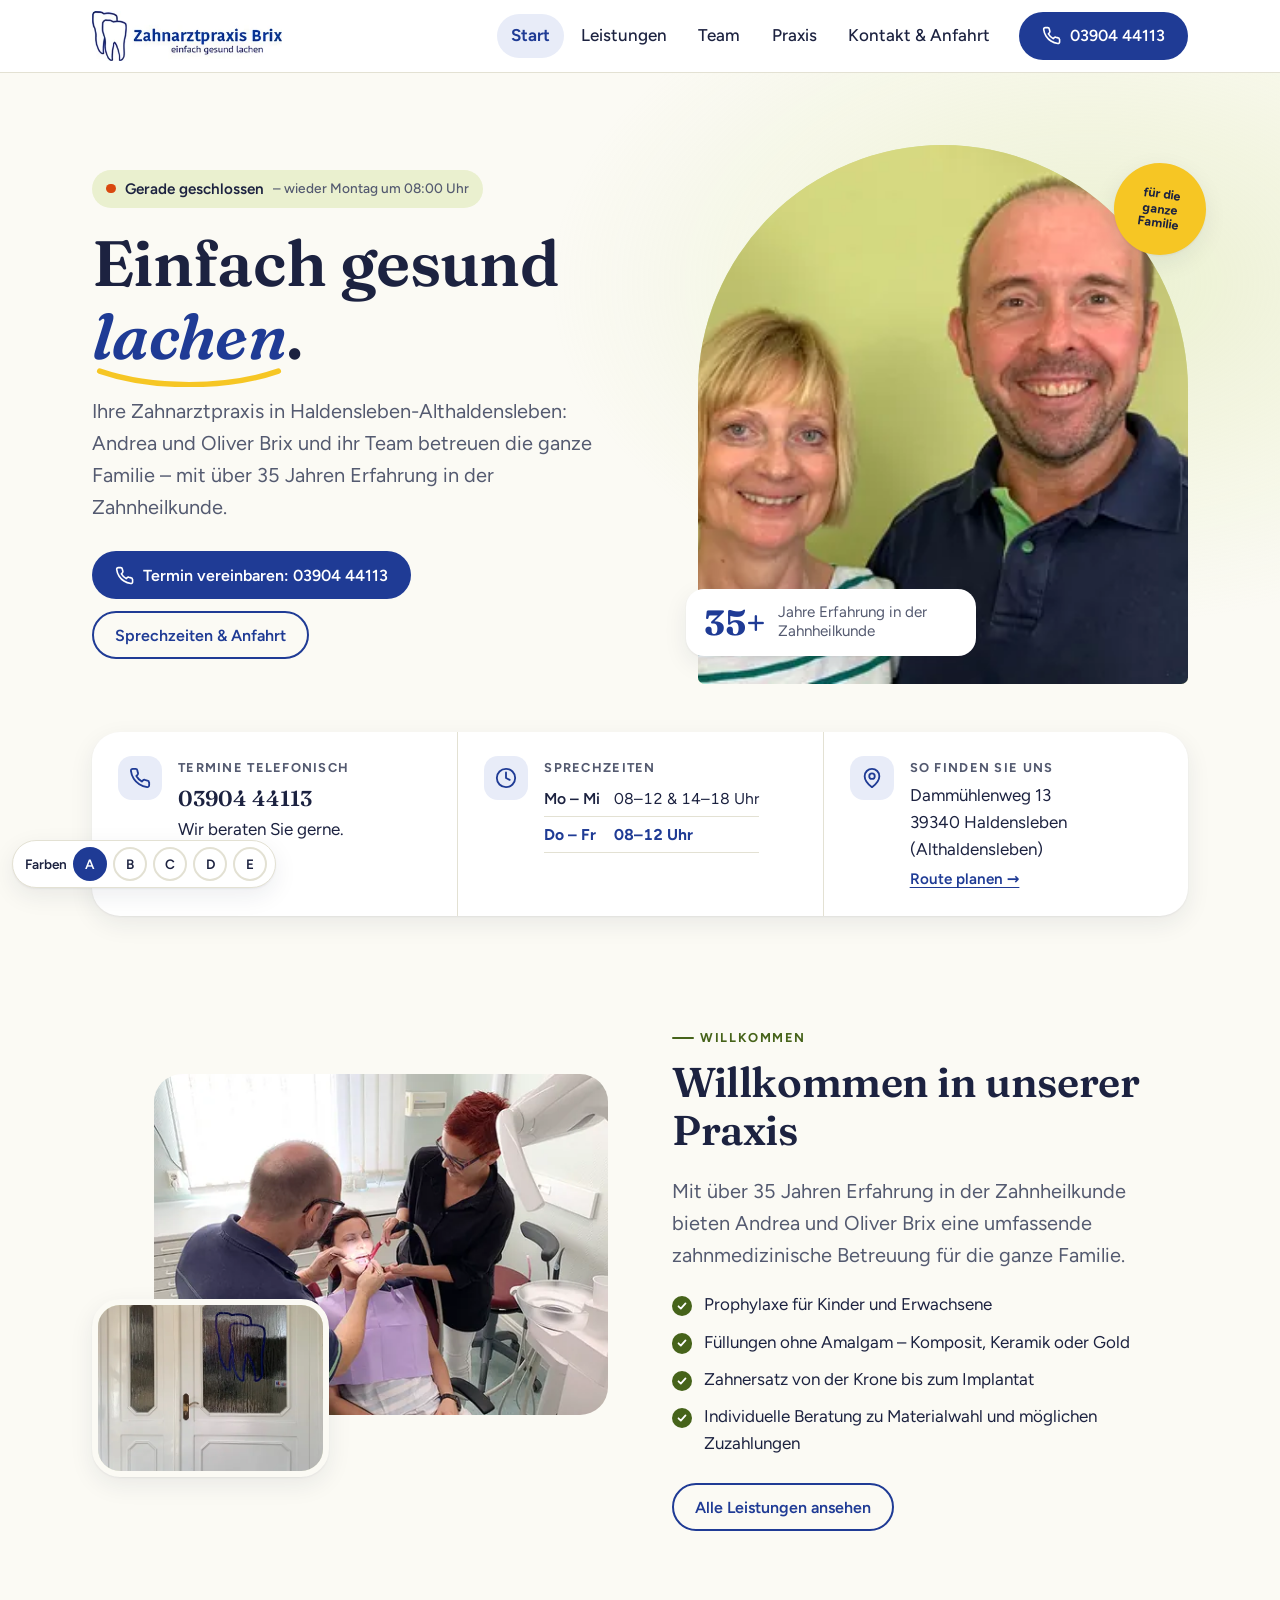
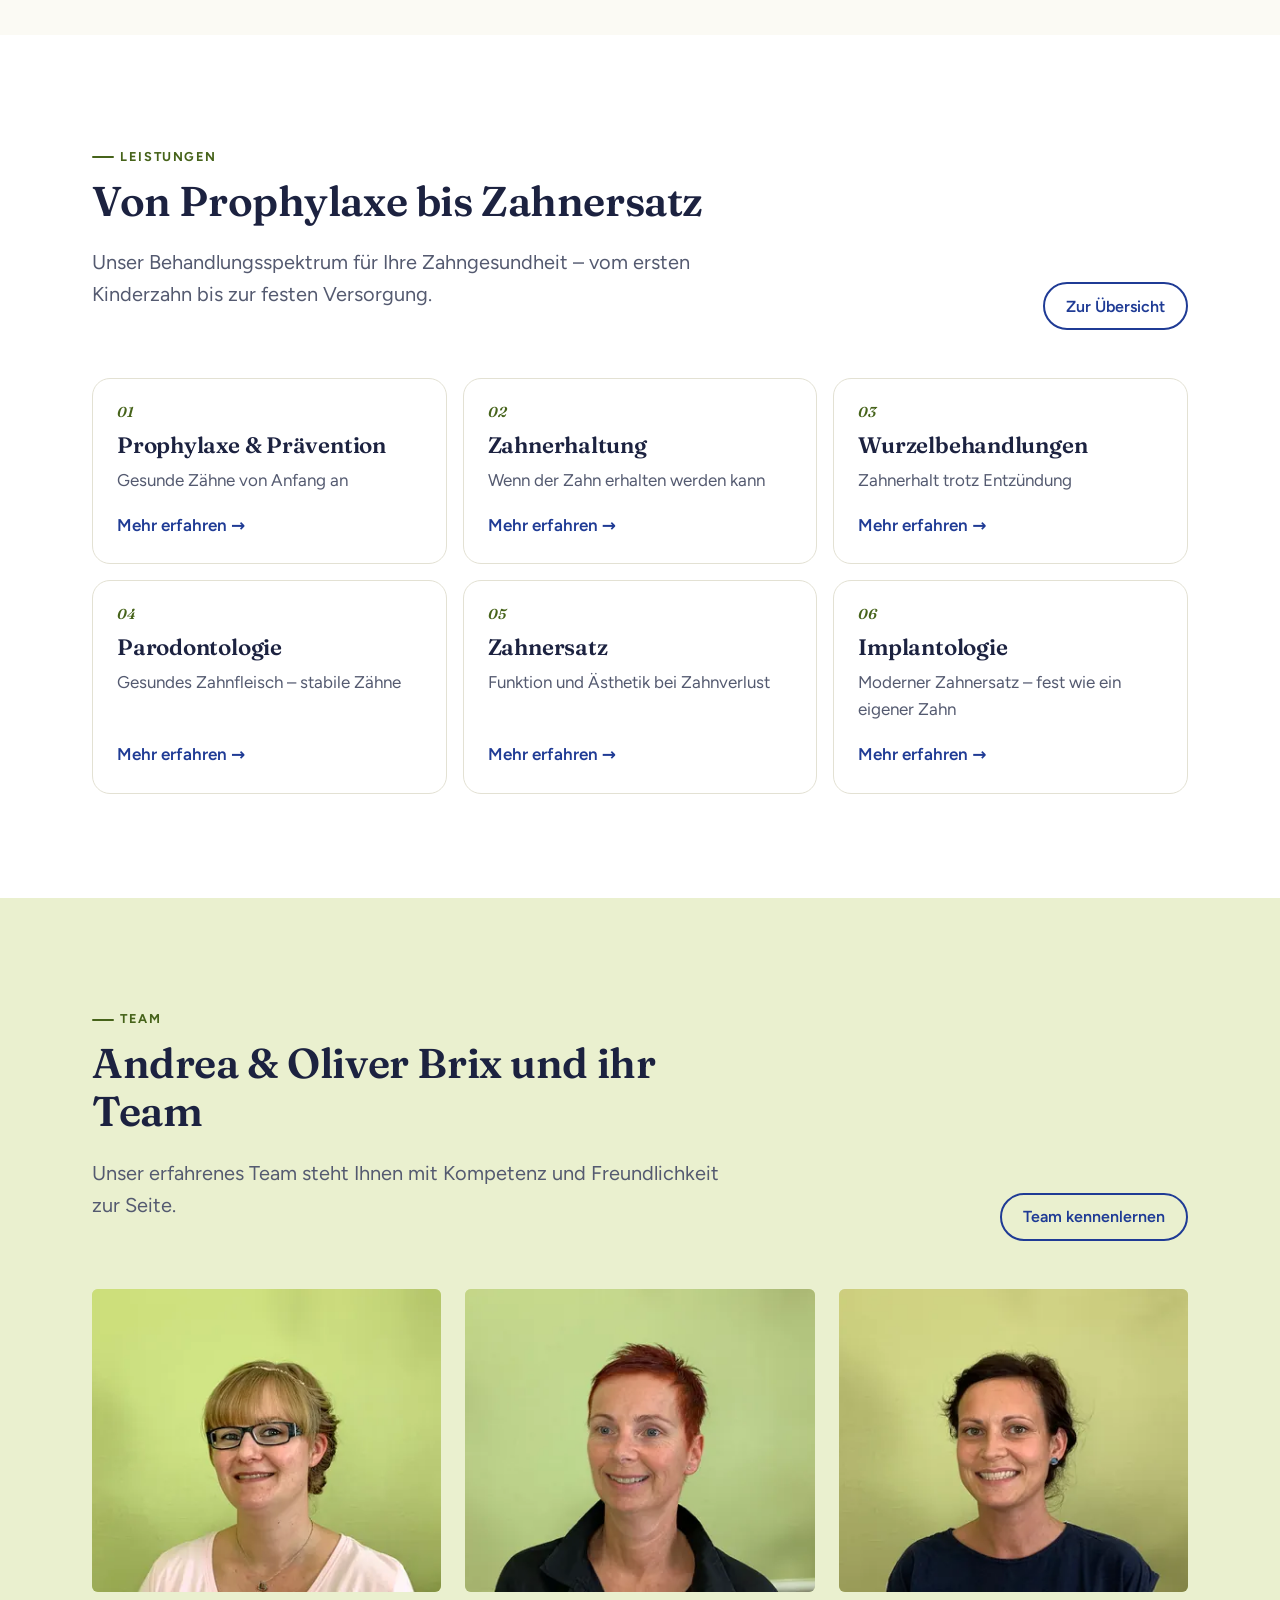
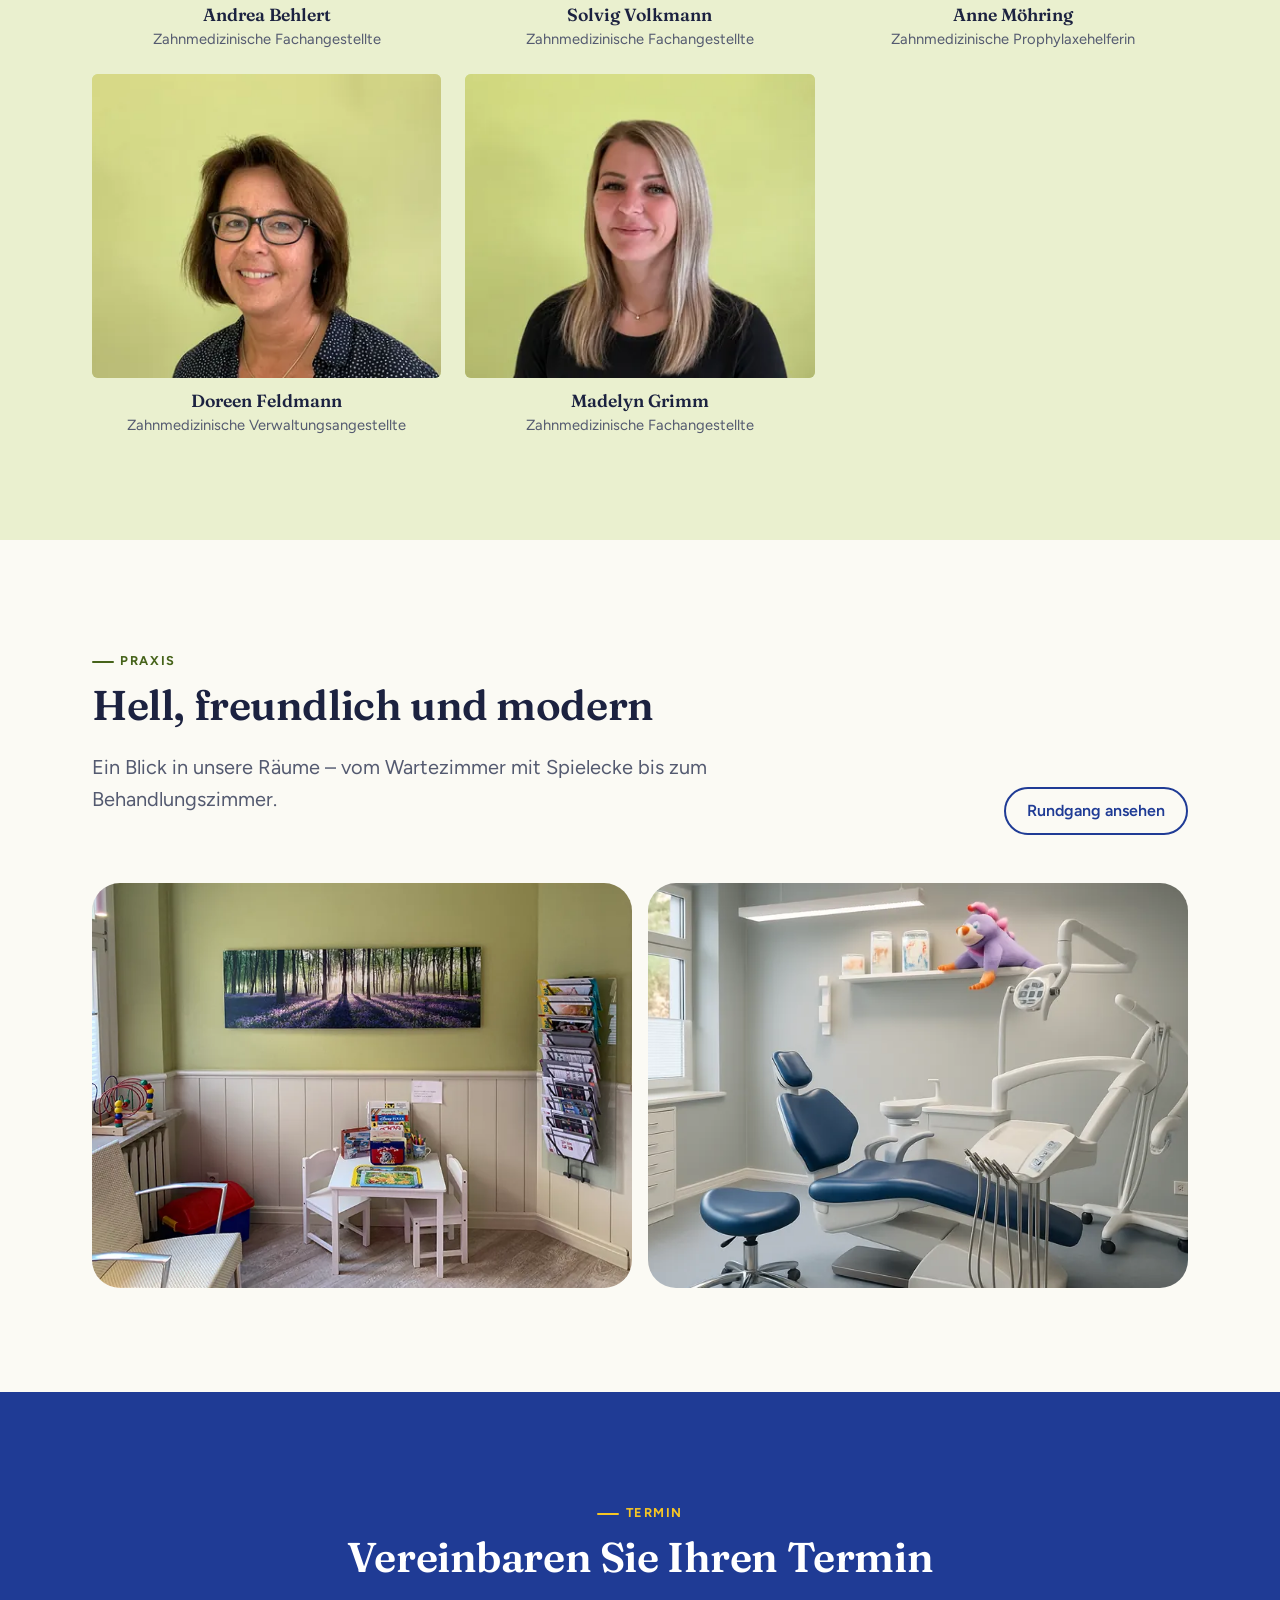
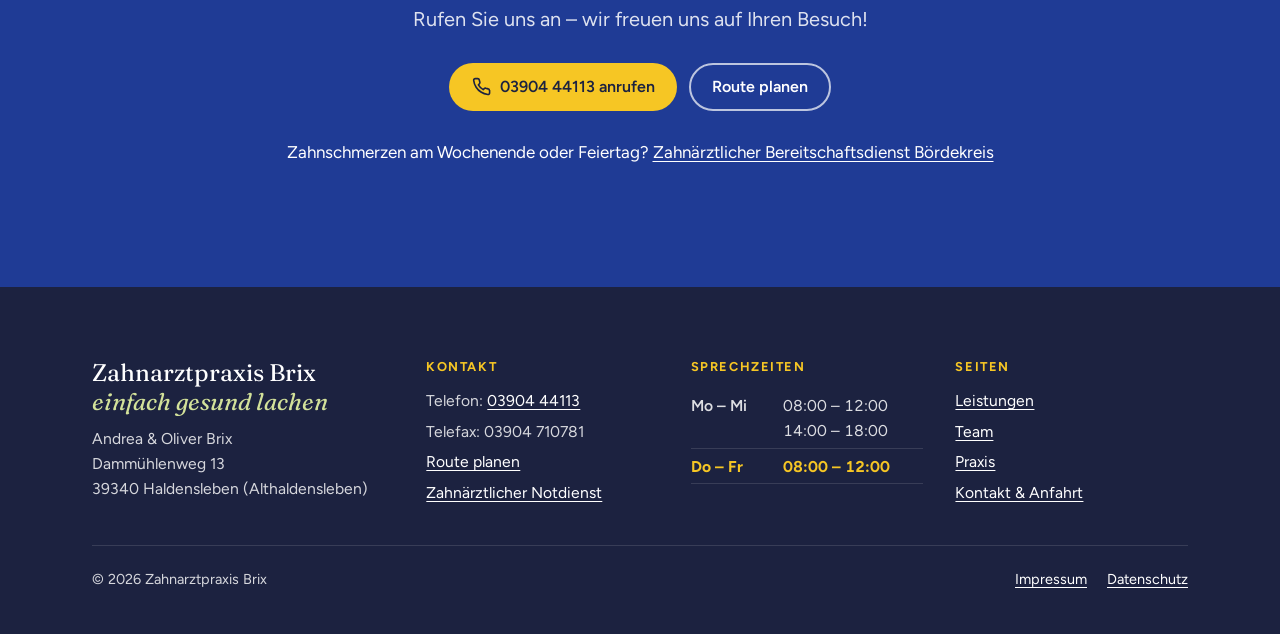
<file: index.html>
<!DOCTYPE html>
<html lang="de">
<head>
  <meta charset="utf-8">
  <meta name="viewport" content="width=device-width, initial-scale=1">
  <title>Zahnarztpraxis Brix – Zahnärzte in Haldensleben-Althaldensleben</title>
  <meta name="description" content="Zahnarztpraxis Andrea und Oliver Brix in Haldensleben (Althaldensleben): über 35 Jahre Erfahrung, Zahnmedizin für die ganze Familie. Termine unter 03904 44113.">
  <link rel="canonical" href="https://www.zahnarztpraxis-brix.com/">
  <meta property="og:type" content="website">
  <meta property="og:locale" content="de_DE">
  <meta property="og:title" content="Zahnarztpraxis Brix – einfach gesund lachen">
  <meta property="og:description" content="Andrea und Oliver Brix und ihr Team in Haldensleben-Althaldensleben. Termine unter 03904 44113.">
  <meta property="og:image" content="https://www.zahnarztpraxis-brix.com/assets/img/og-brix.jpg">
  <meta name="theme-color" content="#1f3b95">
  <link rel="icon" href="favicon.png" type="image/png">
  <link rel="apple-touch-icon" href="apple-touch-icon.png">
  <link rel="preload" href="assets/fonts/fraunces-latin-wght-normal.woff2" as="font" type="font/woff2" crossorigin>
  <link rel="preload" href="assets/fonts/figtree-latin-wght-normal.woff2" as="font" type="font/woff2" crossorigin>
  <link rel="stylesheet" href="assets/site.css">
  <script type="application/ld+json">
  {
    "@context": "https://schema.org",
    "@type": "Dentist",
    "name": "Zahnarztpraxis Brix",
    "slogan": "einfach gesund lachen",
    "url": "https://www.zahnarztpraxis-brix.com/",
    "image": "https://www.zahnarztpraxis-brix.com/assets/img/og-brix.jpg",
    "telephone": "+49 3904 44113",
    "faxNumber": "+49 3904 710781",
    "address": {
      "@type": "PostalAddress",
      "streetAddress": "Dammühlenweg 13",
      "postalCode": "39340",
      "addressLocality": "Haldensleben",
      "addressRegion": "Sachsen-Anhalt",
      "addressCountry": "DE"
    },
    "openingHoursSpecification": [
      { "@type": "OpeningHoursSpecification", "dayOfWeek": ["Monday", "Tuesday", "Wednesday"], "opens": "08:00", "closes": "12:00" },
      { "@type": "OpeningHoursSpecification", "dayOfWeek": ["Monday", "Tuesday", "Wednesday"], "opens": "14:00", "closes": "18:00" },
      { "@type": "OpeningHoursSpecification", "dayOfWeek": ["Thursday", "Friday"], "opens": "08:00", "closes": "12:00" }
    ]
  }
  </script>
</head>
<body>
<!-- @header -->
<script>
  /* vorläufig: Farbvarianten vergleichen (?farbe=a|b|c|d|e) */
  (function () {
    var f = new URLSearchParams(location.search).get("farbe");
    try { if (f) sessionStorage.setItem("farbe", f); else f = sessionStorage.getItem("farbe"); } catch (e) {}
    if (f && f !== "a") document.documentElement.dataset.farbe = f;
  })();
</script>
<div class="farbwahl" aria-label="Farbvariante wählen">Farben
  <a href="?farbe=a" data-f="a">A</a><a href="?farbe=b" data-f="b">B</a><a href="?farbe=c" data-f="c">C</a><a href="?farbe=d" data-f="d">D</a><a href="?farbe=e" data-f="e">E</a>
</div>
<script>
  document.querySelectorAll(".farbwahl a").forEach(function (a) {
    a.setAttribute("aria-current", String((document.documentElement.dataset.farbe || "a") === a.dataset.f));
  });
</script>
<a class="skip" href="#inhalt">Zum Inhalt springen</a>
<header class="site-header">
  <div class="wrap header__inner">
    <a class="brand" href="index.html" aria-label="Zahnarztpraxis Brix – zur Startseite">
      <img src="assets/img/logo-320.webp" srcset="assets/img/logo-320.webp 1x, assets/img/logo-640.webp 2x" width="320" height="84" alt="Zahnarztpraxis Brix – einfach gesund lachen">
    </a>
    <nav class="nav" id="hauptmenue" aria-label="Hauptmenü">
      <ul>
        <li><a class="nav__link" href="index.html" aria-current="page">Start</a></li>
        <li><a class="nav__link" href="leistungen.html">Leistungen</a></li>
        <li><a class="nav__link" href="team.html">Team</a></li>
        <li><a class="nav__link" href="praxis.html">Praxis</a></li>
        <li><a class="nav__link" href="kontakt.html">Kontakt &amp; Anfahrt</a></li>
      </ul>
      <div class="nav__extra">
        <a class="btn btn--primary" href="tel:+49390444113"><svg viewBox="0 0 24 24" fill="none" stroke="currentColor" stroke-width="2" stroke-linecap="round" stroke-linejoin="round" aria-hidden="true"><path d="M22 16.9v3a2 2 0 0 1-2.2 2 19.8 19.8 0 0 1-8.6-3.1 19.5 19.5 0 0 1-6-6A19.8 19.8 0 0 1 2.1 4.2 2 2 0 0 1 4.1 2h3a2 2 0 0 1 2 1.7c.1.9.4 1.8.7 2.7a2 2 0 0 1-.5 2.1L8 9.8a16 16 0 0 0 6 6l1.3-1.3a2 2 0 0 1 2.1-.4c.9.3 1.8.6 2.7.7a2 2 0 0 1 1.7 2z"/></svg>Termin: 03904 44113</a>
        <a class="btn btn--ghost" href="https://www.google.com/maps/dir/?api=1&amp;destination=Damm%C3%BChlenweg%2013%2C%2039340%20Haldensleben" target="_blank" rel="noopener"><svg viewBox="0 0 24 24" fill="none" stroke="currentColor" stroke-width="2" stroke-linecap="round" stroke-linejoin="round" aria-hidden="true"><path d="M20 10c0 6-8 12-8 12S4 16 4 10a8 8 0 0 1 16 0z"/><circle cx="12" cy="10" r="3"/></svg>Route planen</a>
        <p>Dammühlenweg 13, 39340 Haldensleben (Althaldensleben)</p>
        <p data-open-status></p>
      </div>
    </nav>
    <button class="menu-toggle" type="button" aria-expanded="false" aria-controls="hauptmenue"><span class="menu-toggle__bars" aria-hidden="true"><span></span></span><span class="menu-toggle__label">Menü</span></button>
    <a class="btn btn--primary header__call" href="tel:+49390444113" aria-label="Anrufen: 03904 44113"><svg viewBox="0 0 24 24" fill="none" stroke="currentColor" stroke-width="2" stroke-linecap="round" stroke-linejoin="round" aria-hidden="true"><path d="M22 16.9v3a2 2 0 0 1-2.2 2 19.8 19.8 0 0 1-8.6-3.1 19.5 19.5 0 0 1-6-6A19.8 19.8 0 0 1 2.1 4.2 2 2 0 0 1 4.1 2h3a2 2 0 0 1 2 1.7c.1.9.4 1.8.7 2.7a2 2 0 0 1-.5 2.1L8 9.8a16 16 0 0 0 6 6l1.3-1.3a2 2 0 0 1 2.1-.4c.9.3 1.8.6 2.7.7a2 2 0 0 1 1.7 2z"/></svg><span>03904 44113</span></a>
  </div>
</header>
<!-- /@header -->

<main id="inhalt">
  <section class="hero">
    <div class="wrap hero__grid">
      <div>
        <p data-open-status></p>
        <h1>Einfach gesund <span class="smile">lachen</span>.</h1>
        <p class="lead">Ihre Zahnarztpraxis in Haldensleben-Althaldensleben: Andrea und Oliver Brix und ihr Team betreuen die ganze Familie – mit über 35&nbsp;Jahren Erfahrung in der Zahnheilkunde.</p>
        <div class="btn-row">
          <a class="btn btn--primary" href="tel:+49390444113"><svg viewBox="0 0 24 24" fill="none" stroke="currentColor" stroke-width="2" stroke-linecap="round" stroke-linejoin="round" aria-hidden="true"><path d="M22 16.9v3a2 2 0 0 1-2.2 2 19.8 19.8 0 0 1-8.6-3.1 19.5 19.5 0 0 1-6-6A19.8 19.8 0 0 1 2.1 4.2 2 2 0 0 1 4.1 2h3a2 2 0 0 1 2 1.7c.1.9.4 1.8.7 2.7a2 2 0 0 1-.5 2.1L8 9.8a16 16 0 0 0 6 6l1.3-1.3a2 2 0 0 1 2.1-.4c.9.3 1.8.6 2.7.7a2 2 0 0 1 1.7 2z"/></svg>Termin vereinbaren: 03904 44113</a>
          <a class="btn btn--ghost" href="kontakt.html">Sprechzeiten &amp; Anfahrt</a>
        </div>
      </div>
      <div class="hero__media">
        <div class="arch">
          <img src="assets/img/brix-800.webp" srcset="assets/img/brix-480.webp 480w, assets/img/brix-800.webp 800w" sizes="(max-width: 859px) 92vw, 460px" width="800" height="533" alt="Die Zahnärzte Andrea und Oliver Brix lächeln in die Kamera" fetchpriority="high">
        </div>
        <div class="hero__badge"><strong>35+</strong><span>Jahre Erfahrung in der Zahnheilkunde</span></div>
        <div class="hero__sun" aria-hidden="true">für die<br>ganze<br>Familie</div>
      </div>
    </div>
  </section>

  <section class="quick" aria-label="Das Wichtigste auf einen Blick">
    <div class="wrap">
      <div class="quick__grid">
        <div class="quick__item">
          <span class="quick__icon"><svg viewBox="0 0 24 24" fill="none" stroke="currentColor" stroke-width="2" stroke-linecap="round" stroke-linejoin="round" aria-hidden="true"><path d="M22 16.9v3a2 2 0 0 1-2.2 2 19.8 19.8 0 0 1-8.6-3.1 19.5 19.5 0 0 1-6-6A19.8 19.8 0 0 1 2.1 4.2 2 2 0 0 1 4.1 2h3a2 2 0 0 1 2 1.7c.1.9.4 1.8.7 2.7a2 2 0 0 1-.5 2.1L8 9.8a16 16 0 0 0 6 6l1.3-1.3a2 2 0 0 1 2.1-.4c.9.3 1.8.6 2.7.7a2 2 0 0 1 1.7 2z"/></svg></span>
          <div>
            <h2>Termine telefonisch</h2>
            <p><a class="quick__big" href="tel:+49390444113">03904 44113</a></p>
            <p>Wir beraten Sie gerne.</p>
          </div>
        </div>
        <div class="quick__item">
          <span class="quick__icon"><svg viewBox="0 0 24 24" fill="none" stroke="currentColor" stroke-width="2" stroke-linecap="round" stroke-linejoin="round" aria-hidden="true"><circle cx="12" cy="12" r="10"/><path d="M12 6v6l4 2"/></svg></span>
          <div>
            <h2>Sprechzeiten</h2>
            <table class="hours hours--compact">
              <tbody>
                <tr data-days="1 2 3"><th scope="row">Mo – Mi</th><td>08–12 &amp; 14–18 Uhr</td></tr>
                <tr data-days="4 5"><th scope="row">Do – Fr</th><td>08–12 Uhr</td></tr>
              </tbody>
            </table>
          </div>
        </div>
        <div class="quick__item">
          <span class="quick__icon"><svg viewBox="0 0 24 24" fill="none" stroke="currentColor" stroke-width="2" stroke-linecap="round" stroke-linejoin="round" aria-hidden="true"><path d="M20 10c0 6-8 12-8 12S4 16 4 10a8 8 0 0 1 16 0z"/><circle cx="12" cy="10" r="3"/></svg></span>
          <div>
            <h2>So finden Sie uns</h2>
            <p>Dammühlenweg 13<br>39340 Haldensleben (Althaldensleben)</p>
            <a class="quick__more" href="https://www.google.com/maps/dir/?api=1&amp;destination=Damm%C3%BChlenweg%2013%2C%2039340%20Haldensleben" target="_blank" rel="noopener">Route planen →</a>
          </div>
        </div>
      </div>
    </div>
  </section>

  <section class="section">
    <div class="wrap split">
      <div class="photo-stack">
        <div class="photo"><img src="assets/img/behandlung-2-800.webp" srcset="assets/img/behandlung-2-480.webp 480w, assets/img/behandlung-2-800.webp 800w" sizes="(max-width: 859px) 80vw, 480px" width="800" height="600" alt="Behandlung in unserer Praxis" loading="lazy"></div>
        <div class="photo"><img src="assets/img/eingang-480.webp" width="480" height="551" alt="Eingangstür der Praxis mit dem Zahn-Logo im Glas" loading="lazy" style="object-position: 50% 40%"></div>
      </div>
      <div>
        <p class="eyebrow">Willkommen</p>
        <h2>Willkommen in unserer Praxis</h2>
        <p class="lead">Mit über 35 Jahren Erfahrung in der Zahnheilkunde bieten Andrea und Oliver Brix eine umfassende zahnmedizinische Betreuung für die ganze Familie.</p>
        <ul class="checks">
          <li>Prophylaxe für Kinder und Erwachsene</li>
          <li>Füllungen ohne Amalgam – Komposit, Keramik oder Gold</li>
          <li>Zahnersatz von der Krone bis zum Implantat</li>
          <li>Individuelle Beratung zu Materialwahl und möglichen Zuzahlungen</li>
        </ul>
        <a class="btn btn--ghost" href="leistungen.html">Alle Leistungen ansehen</a>
      </div>
    </div>
  </section>

  <section class="section section--white">
    <div class="wrap">
      <div class="section-head section-head--split">
        <div>
          <p class="eyebrow">Leistungen</p>
          <h2>Von Prophylaxe bis Zahnersatz</h2>
          <p class="lead">Unser Behandlungsspektrum für Ihre Zahngesundheit – vom ersten Kinderzahn bis zur festen Versorgung.</p>
        </div>
        <a class="btn btn--ghost" href="leistungen.html">Zur Übersicht</a>
      </div>
      <div class="cards">
        <a class="card" href="leistungen.html#prophylaxe"><span class="card__num">01</span><h3>Prophylaxe &amp; Prävention</h3><p>Gesunde Zähne von Anfang an</p><span class="card__more">Mehr erfahren →</span></a>
        <a class="card" href="leistungen.html#zahnerhaltung"><span class="card__num">02</span><h3>Zahnerhaltung</h3><p>Wenn der Zahn erhalten werden kann</p><span class="card__more">Mehr erfahren →</span></a>
        <a class="card" href="leistungen.html#wurzelbehandlung"><span class="card__num">03</span><h3>Wurzelbehandlungen</h3><p>Zahnerhalt trotz Entzündung</p><span class="card__more">Mehr erfahren →</span></a>
        <a class="card" href="leistungen.html#parodontologie"><span class="card__num">04</span><h3>Parodontologie</h3><p>Gesundes Zahnfleisch – stabile Zähne</p><span class="card__more">Mehr erfahren →</span></a>
        <a class="card" href="leistungen.html#zahnersatz"><span class="card__num">05</span><h3>Zahnersatz</h3><p>Funktion und Ästhetik bei Zahnverlust</p><span class="card__more">Mehr erfahren →</span></a>
        <a class="card" href="leistungen.html#implantologie"><span class="card__num">06</span><h3>Implantologie</h3><p>Moderner Zahnersatz – fest wie ein eigener Zahn</p><span class="card__more">Mehr erfahren →</span></a>
      </div>
    </div>
  </section>

  <section class="section section--wall">
    <div class="wrap">
      <div class="section-head section-head--split">
        <div>
          <p class="eyebrow">Team</p>
          <h2>Andrea &amp; Oliver Brix und ihr Team</h2>
          <p class="lead">Unser erfahrenes Team steht Ihnen mit Kompetenz und Freundlichkeit zur Seite.</p>
        </div>
        <a class="btn btn--ghost" href="team.html">Team kennenlernen</a>
      </div>
      <ul class="faces">
        <li class="face"><div class="face__img"><img src="assets/img/behlert-480.webp" width="480" height="320" alt="" loading="lazy"></div><strong>Andrea Behlert</strong><span>Zahnmedizinische Fachangestellte</span></li>
        <li class="face"><div class="face__img"><img src="assets/img/volkmann-480.webp" width="480" height="320" alt="" loading="lazy"></div><strong>Solvig Volkmann</strong><span>Zahnmedizinische Fachangestellte</span></li>
        <li class="face"><div class="face__img"><img src="assets/img/moehring-480.webp" width="480" height="320" alt="" loading="lazy"></div><strong>Anne Möhring</strong><span>Zahnmedizinische Prophylaxehelferin</span></li>
        <li class="face"><div class="face__img"><img src="assets/img/feldmann-480.webp" width="480" height="320" alt="" loading="lazy"></div><strong>Doreen Feldmann</strong><span>Zahnmedizinische Verwaltungsangestellte</span></li>
        <li class="face"><div class="face__img"><img src="assets/img/grimm-480.webp" width="480" height="320" alt="" loading="lazy"></div><strong>Madelyn Grimm</strong><span>Zahnmedizinische Fachangestellte</span></li>
      </ul>
    </div>
  </section>

  <section class="section">
    <div class="wrap">
      <div class="section-head section-head--split">
        <div>
          <p class="eyebrow">Praxis</p>
          <h2>Hell, freundlich und modern</h2>
          <p class="lead">Ein Blick in unsere Räume – vom Wartezimmer mit Spielecke bis zum Behandlungszimmer.</p>
        </div>
        <a class="btn btn--ghost" href="praxis.html">Rundgang ansehen</a>
      </div>
      <div class="gallery">
        <figure class="g-6"><a href="praxis.html" class="photo" style="display:block;aspect-ratio:4/3"><img src="assets/img/wartezimmer-791.webp" srcset="assets/img/wartezimmer-480.webp 480w, assets/img/wartezimmer-791.webp 791w" sizes="(max-width: 859px) 92vw, 560px" width="791" height="593" alt="Wartezimmer mit Kindertisch, Spielzeug und Zeitschriften" loading="lazy"></a></figure>
        <figure class="g-6"><a href="praxis.html" class="photo" style="display:block;aspect-ratio:4/3"><img src="assets/img/raum-blau-800.webp" srcset="assets/img/raum-blau-480.webp 480w, assets/img/raum-blau-800.webp 800w, assets/img/raum-blau-1200.webp 1200w" sizes="(max-width: 859px) 92vw, 560px" width="1200" height="800" alt="Behandlungszimmer mit blauem Stuhl" loading="lazy"></a></figure>
      </div>
    </div>
  </section>

  <section class="section section--cobalt cta">
    <div class="wrap">
      <p class="eyebrow">Termin</p>
      <h2>Vereinbaren Sie Ihren Termin</h2>
      <p class="lead">Rufen Sie uns an – wir freuen uns auf Ihren Besuch!</p>
      <div class="btn-row">
        <a class="btn btn--sun" href="tel:+49390444113"><svg viewBox="0 0 24 24" fill="none" stroke="currentColor" stroke-width="2" stroke-linecap="round" stroke-linejoin="round" aria-hidden="true"><path d="M22 16.9v3a2 2 0 0 1-2.2 2 19.8 19.8 0 0 1-8.6-3.1 19.5 19.5 0 0 1-6-6A19.8 19.8 0 0 1 2.1 4.2 2 2 0 0 1 4.1 2h3a2 2 0 0 1 2 1.7c.1.9.4 1.8.7 2.7a2 2 0 0 1-.5 2.1L8 9.8a16 16 0 0 0 6 6l1.3-1.3a2 2 0 0 1 2.1-.4c.9.3 1.8.6 2.7.7a2 2 0 0 1 1.7 2z"/></svg>03904 44113 anrufen</a>
        <a class="btn btn--light" href="https://www.google.com/maps/dir/?api=1&amp;destination=Damm%C3%BChlenweg%2013%2C%2039340%20Haldensleben" target="_blank" rel="noopener">Route planen</a>
      </div>
      <p style="margin-top:28px">Zahnschmerzen am Wochenende oder Feiertag? <a href="http://www.zbd-boerdekreis.de/seite/294524/hdl.html" target="_blank" rel="noopener">Zahnärztlicher Bereitschaftsdienst Bördekreis</a></p>
    </div>
  </section>
</main>

<!-- @footer -->
<footer class="site-footer">
  <div class="wrap">
    <div class="footer__grid">
      <div class="footer__brand">
        <p>Zahnarztpraxis Brix<br><em>einfach gesund lachen</em></p>
        <address>
          Andrea &amp; Oliver Brix<br>
          Dammühlenweg 13<br>
          39340 Haldensleben (Althaldensleben)
        </address>
      </div>
      <div>
        <h2>Kontakt</h2>
        <ul>
          <li>Telefon: <a href="tel:+49390444113">03904 44113</a></li>
          <li>Telefax: 03904 710781</li>
          <li><a href="https://www.google.com/maps/dir/?api=1&amp;destination=Damm%C3%BChlenweg%2013%2C%2039340%20Haldensleben" target="_blank" rel="noopener">Route planen</a></li>
          <li><a href="http://www.zbd-boerdekreis.de/seite/294524/hdl.html" target="_blank" rel="noopener">Zahnärztlicher Notdienst</a></li>
        </ul>
      </div>
      <div>
        <h2>Sprechzeiten</h2>
        <table class="hours hours--compact">
          <tbody>
            <tr data-days="1 2 3"><th scope="row">Mo – Mi</th><td>08:00 – 12:00<br>14:00 – 18:00</td></tr>
            <tr data-days="4 5"><th scope="row">Do – Fr</th><td>08:00 – 12:00</td></tr>
          </tbody>
        </table>
      </div>
      <div>
        <h2>Seiten</h2>
        <ul>
          <li><a href="leistungen.html">Leistungen</a></li>
          <li><a href="team.html">Team</a></li>
          <li><a href="praxis.html">Praxis</a></li>
          <li><a href="kontakt.html">Kontakt &amp; Anfahrt</a></li>
        </ul>
      </div>
    </div>
    <div class="footer__bottom">
      <p>© <span data-year>2025</span> Zahnarztpraxis Brix</p>
      <ul>
        <li><a href="impressum.html">Impressum</a></li>
        <li><a href="datenschutz.html">Datenschutz</a></li>
      </ul>
    </div>
  </div>
</footer>
<nav class="actionbar" aria-label="Schnellzugriff">
  <a class="actionbar__call" href="tel:+49390444113"><svg viewBox="0 0 24 24" fill="none" stroke="currentColor" stroke-width="2" stroke-linecap="round" stroke-linejoin="round" aria-hidden="true"><path d="M22 16.9v3a2 2 0 0 1-2.2 2 19.8 19.8 0 0 1-8.6-3.1 19.5 19.5 0 0 1-6-6A19.8 19.8 0 0 1 2.1 4.2 2 2 0 0 1 4.1 2h3a2 2 0 0 1 2 1.7c.1.9.4 1.8.7 2.7a2 2 0 0 1-.5 2.1L8 9.8a16 16 0 0 0 6 6l1.3-1.3a2 2 0 0 1 2.1-.4c.9.3 1.8.6 2.7.7a2 2 0 0 1 1.7 2z"/></svg>Anrufen</a>
  <a href="https://www.google.com/maps/dir/?api=1&amp;destination=Damm%C3%BChlenweg%2013%2C%2039340%20Haldensleben" target="_blank" rel="noopener"><svg viewBox="0 0 24 24" fill="none" stroke="currentColor" stroke-width="2" stroke-linecap="round" stroke-linejoin="round" aria-hidden="true"><path d="M20 10c0 6-8 12-8 12S4 16 4 10a8 8 0 0 1 16 0z"/><circle cx="12" cy="10" r="3"/></svg>Route</a>
  <a href="kontakt.html#sprechzeiten"><svg viewBox="0 0 24 24" fill="none" stroke="currentColor" stroke-width="2" stroke-linecap="round" stroke-linejoin="round" aria-hidden="true"><circle cx="12" cy="12" r="10"/><path d="M12 6v6l4 2"/></svg>Zeiten</a>
</nav>
<script src="assets/site.js" defer></script>
<!-- /@footer -->
</body>
</html>
</file>
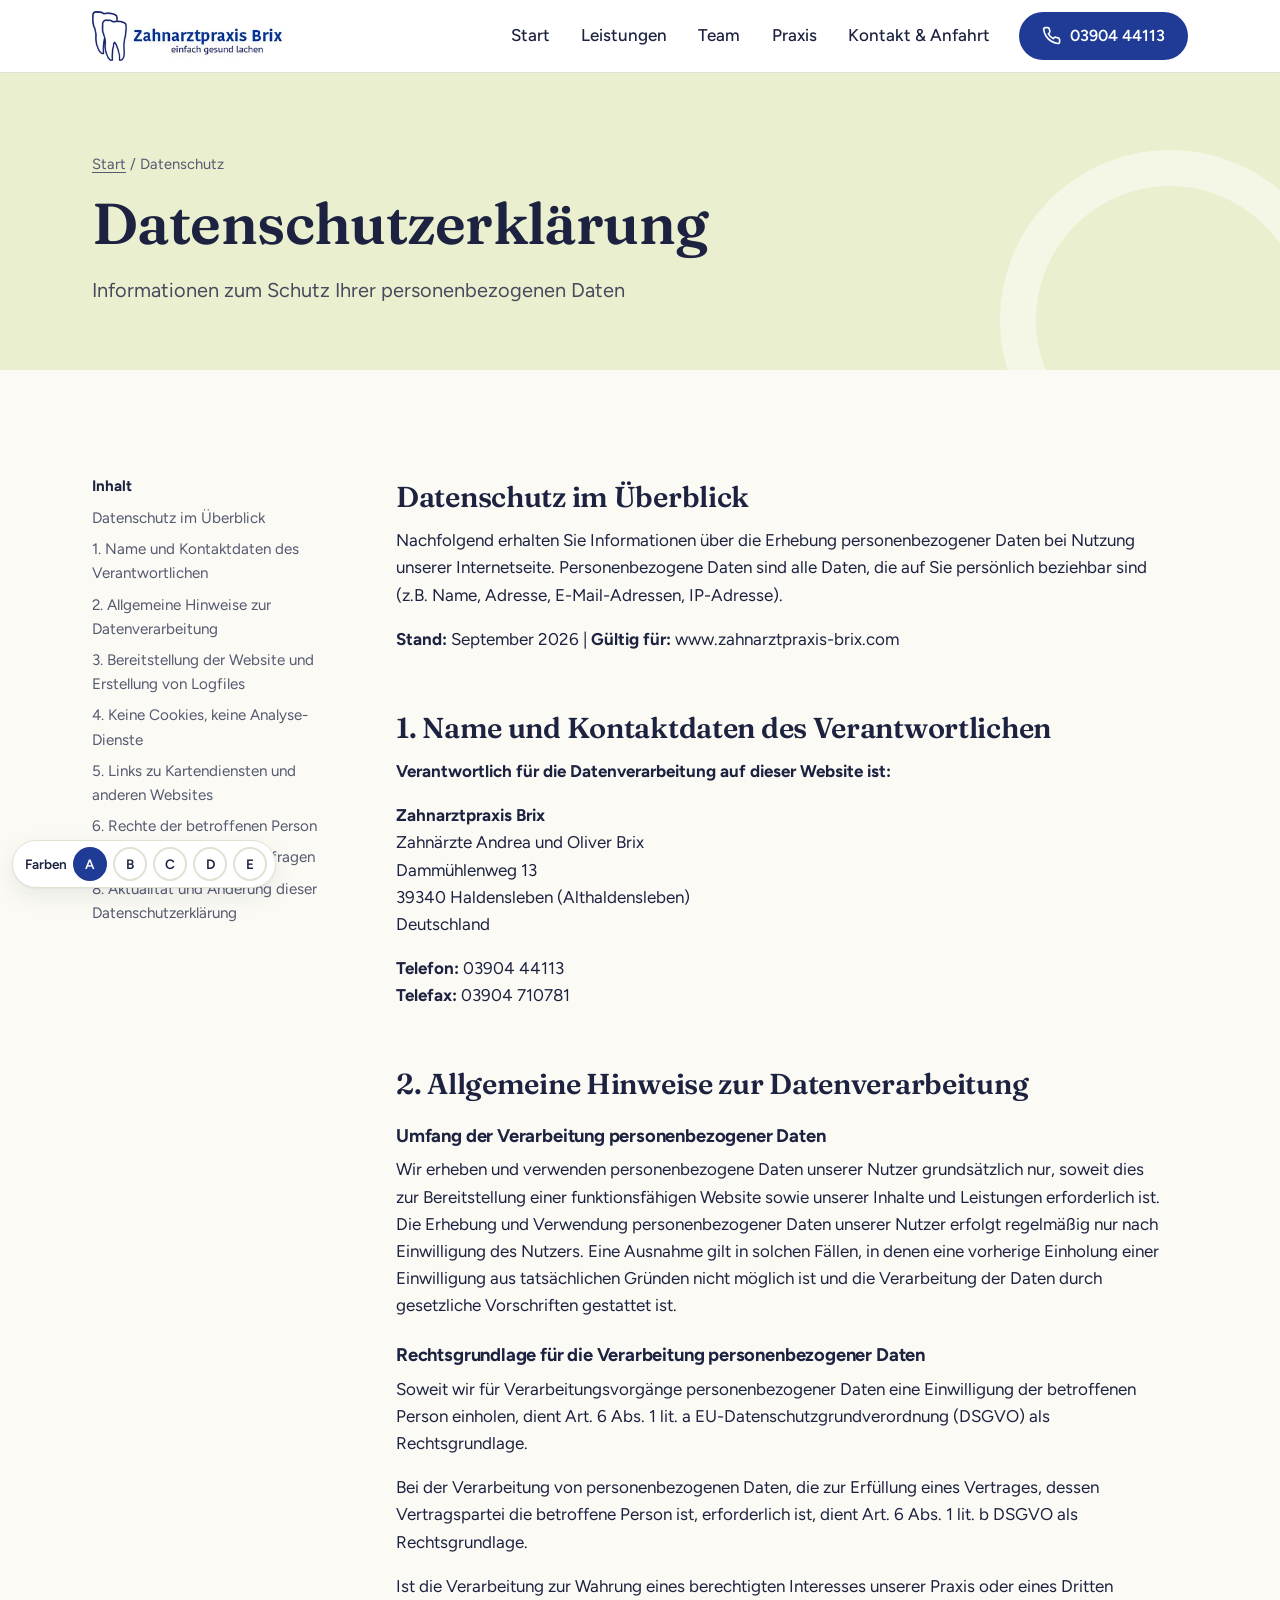
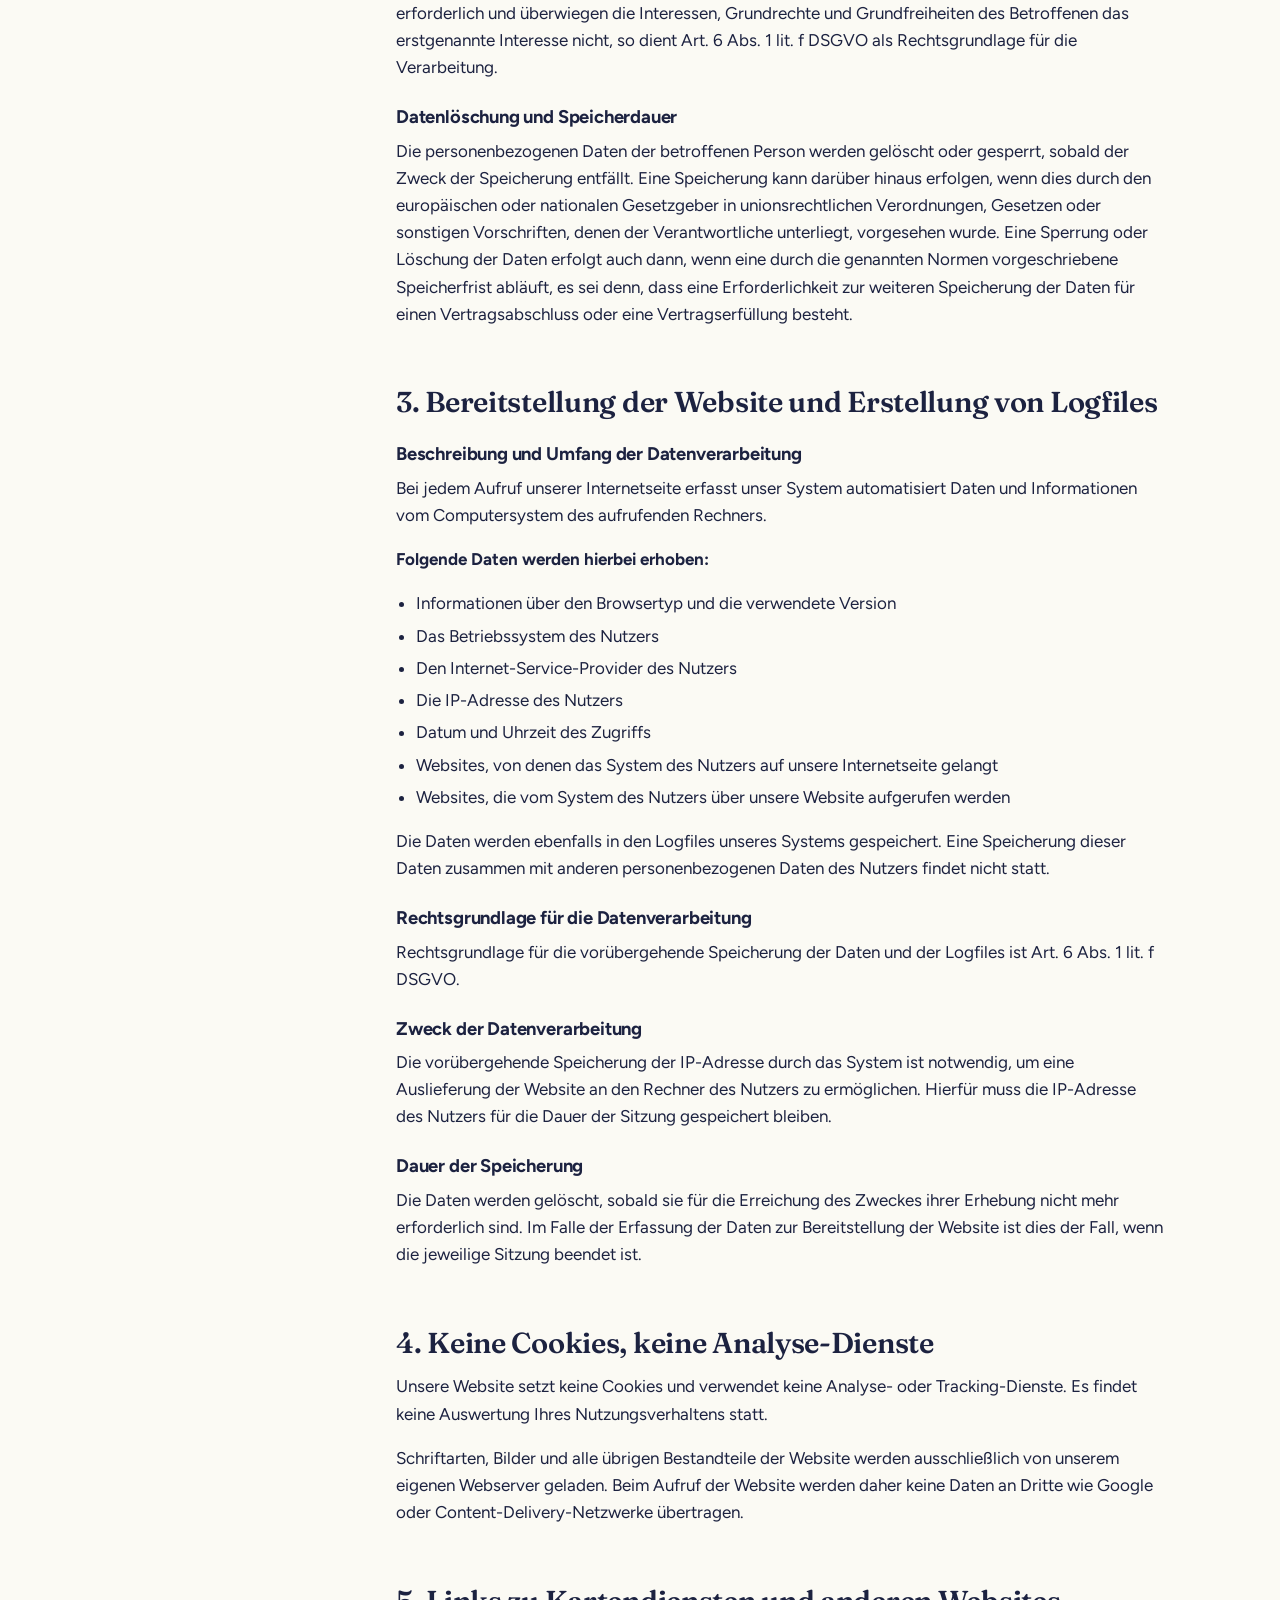
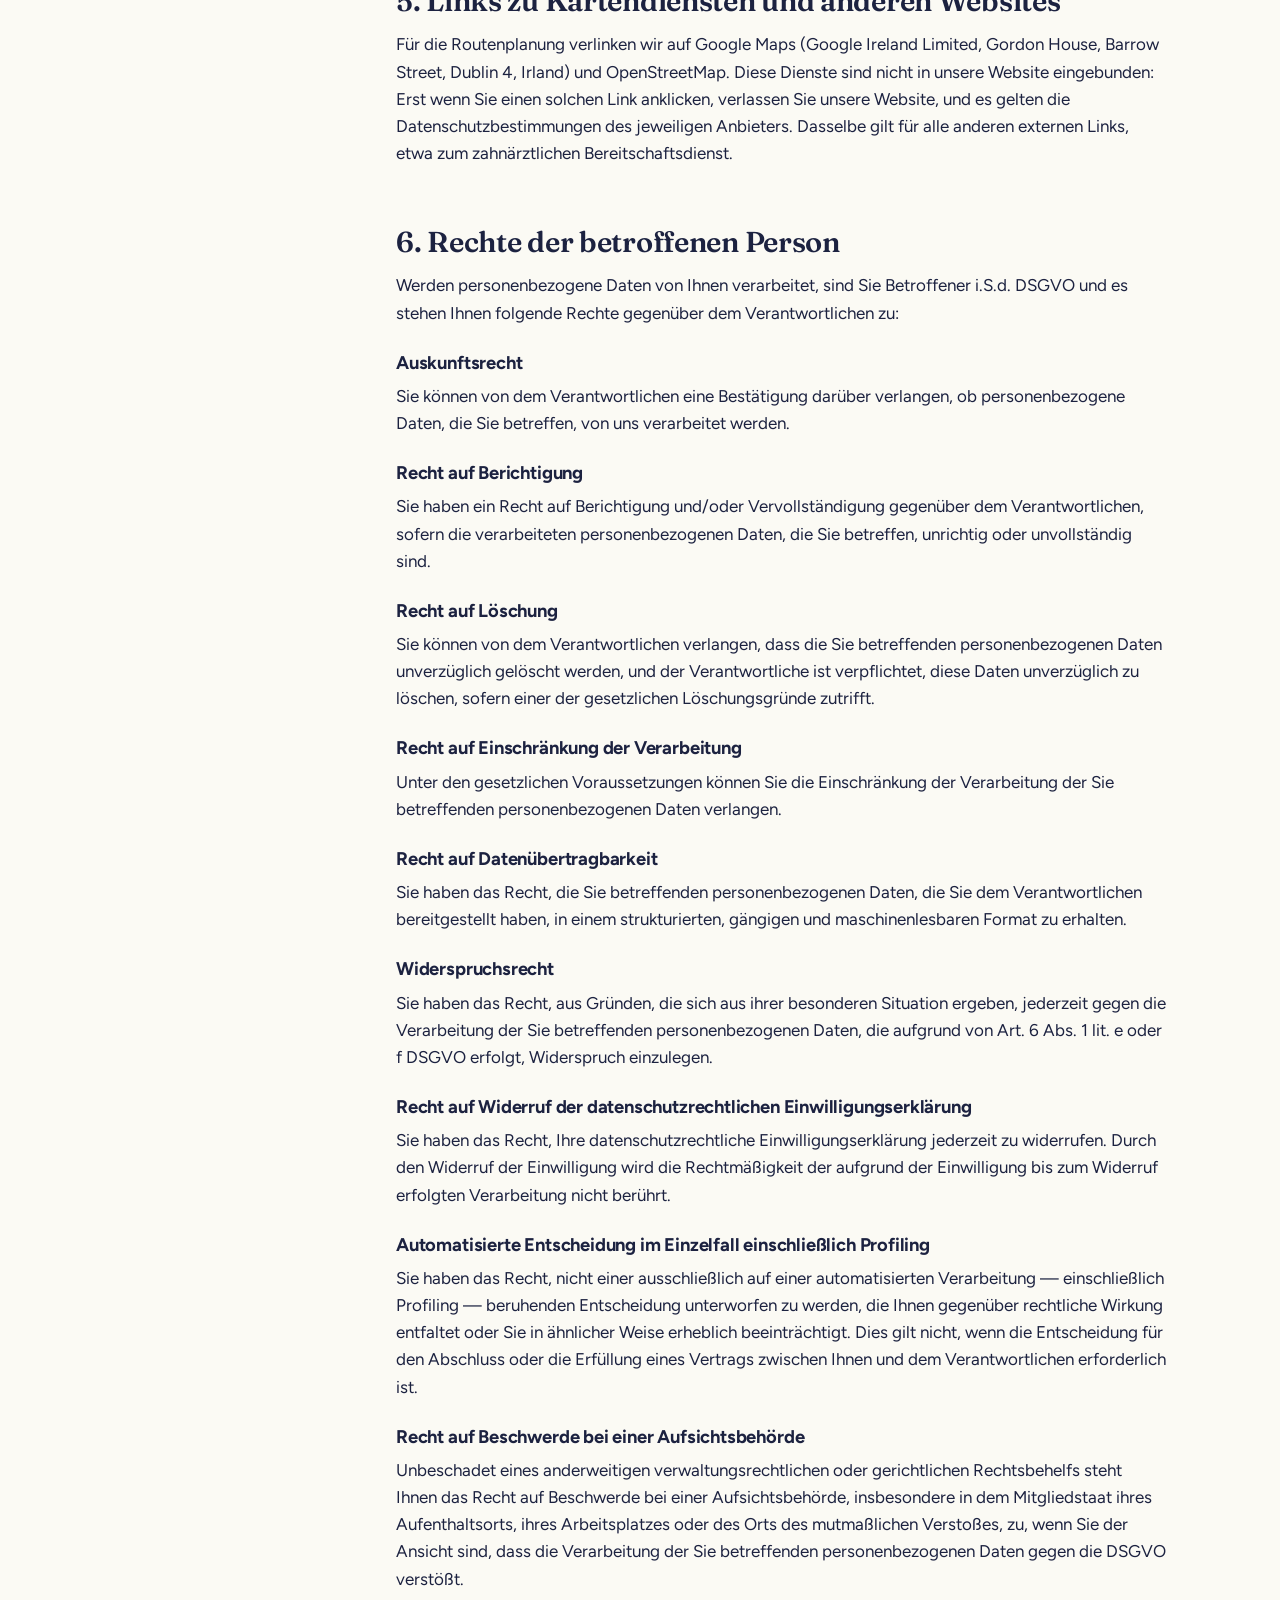
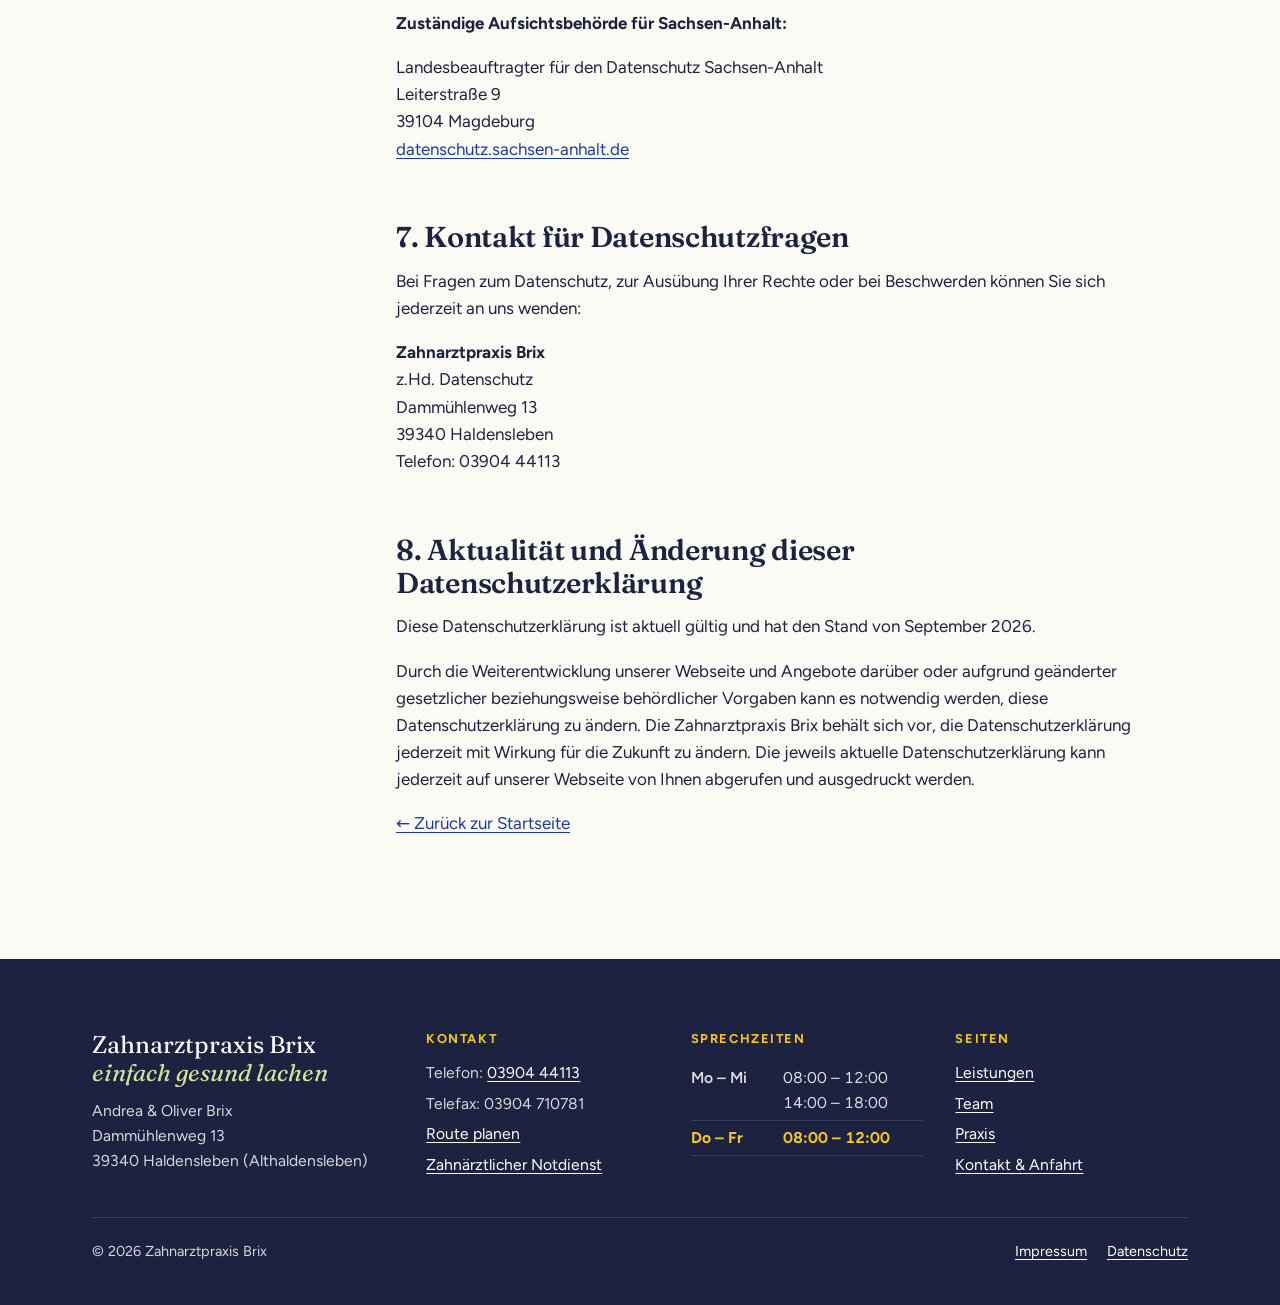
<file: datenschutz.html>
<!DOCTYPE html>
<html lang="de">
<head>
  <meta charset="utf-8">
  <meta name="viewport" content="width=device-width, initial-scale=1">
  <title>Datenschutzerklärung – Zahnarztpraxis Brix</title>
  <meta name="description" content="Datenschutzerklärung der Zahnarztpraxis Brix, Haldensleben.">
  <link rel="canonical" href="https://www.zahnarztpraxis-brix.com/datenschutz.html">
  <meta property="og:type" content="website">
  <meta property="og:locale" content="de_DE">
  <meta property="og:title" content="Datenschutzerklärung – Zahnarztpraxis Brix">
  <meta property="og:description" content="Datenschutzerklärung der Zahnarztpraxis Brix, Haldensleben.">
  <meta property="og:image" content="https://www.zahnarztpraxis-brix.com/assets/img/og-brix.jpg">
  <meta name="theme-color" content="#1f3b95">
  <link rel="icon" href="favicon.png" type="image/png">
  <link rel="apple-touch-icon" href="apple-touch-icon.png">
  <link rel="preload" href="assets/fonts/fraunces-latin-wght-normal.woff2" as="font" type="font/woff2" crossorigin>
  <link rel="preload" href="assets/fonts/figtree-latin-wght-normal.woff2" as="font" type="font/woff2" crossorigin>
  <link rel="stylesheet" href="assets/site.css">
</head>
<body>
<!-- @header -->
<script>
  /* vorläufig: Farbvarianten vergleichen (?farbe=a|b|c|d|e) */
  (function () {
    var f = new URLSearchParams(location.search).get("farbe");
    try { if (f) sessionStorage.setItem("farbe", f); else f = sessionStorage.getItem("farbe"); } catch (e) {}
    if (f && f !== "a") document.documentElement.dataset.farbe = f;
  })();
</script>
<div class="farbwahl" aria-label="Farbvariante wählen">Farben
  <a href="?farbe=a" data-f="a">A</a><a href="?farbe=b" data-f="b">B</a><a href="?farbe=c" data-f="c">C</a><a href="?farbe=d" data-f="d">D</a><a href="?farbe=e" data-f="e">E</a>
</div>
<script>
  document.querySelectorAll(".farbwahl a").forEach(function (a) {
    a.setAttribute("aria-current", String((document.documentElement.dataset.farbe || "a") === a.dataset.f));
  });
</script>
<a class="skip" href="#inhalt">Zum Inhalt springen</a>
<header class="site-header">
  <div class="wrap header__inner">
    <a class="brand" href="index.html" aria-label="Zahnarztpraxis Brix – zur Startseite">
      <img src="assets/img/logo-320.webp" srcset="assets/img/logo-320.webp 1x, assets/img/logo-640.webp 2x" width="320" height="84" alt="Zahnarztpraxis Brix – einfach gesund lachen">
    </a>
    <nav class="nav" id="hauptmenue" aria-label="Hauptmenü">
      <ul>
        <li><a class="nav__link" href="index.html">Start</a></li>
        <li><a class="nav__link" href="leistungen.html">Leistungen</a></li>
        <li><a class="nav__link" href="team.html">Team</a></li>
        <li><a class="nav__link" href="praxis.html">Praxis</a></li>
        <li><a class="nav__link" href="kontakt.html">Kontakt &amp; Anfahrt</a></li>
      </ul>
      <div class="nav__extra">
        <a class="btn btn--primary" href="tel:+49390444113"><svg viewBox="0 0 24 24" fill="none" stroke="currentColor" stroke-width="2" stroke-linecap="round" stroke-linejoin="round" aria-hidden="true"><path d="M22 16.9v3a2 2 0 0 1-2.2 2 19.8 19.8 0 0 1-8.6-3.1 19.5 19.5 0 0 1-6-6A19.8 19.8 0 0 1 2.1 4.2 2 2 0 0 1 4.1 2h3a2 2 0 0 1 2 1.7c.1.9.4 1.8.7 2.7a2 2 0 0 1-.5 2.1L8 9.8a16 16 0 0 0 6 6l1.3-1.3a2 2 0 0 1 2.1-.4c.9.3 1.8.6 2.7.7a2 2 0 0 1 1.7 2z"/></svg>Termin: 03904 44113</a>
        <a class="btn btn--ghost" href="https://www.google.com/maps/dir/?api=1&amp;destination=Damm%C3%BChlenweg%2013%2C%2039340%20Haldensleben" target="_blank" rel="noopener"><svg viewBox="0 0 24 24" fill="none" stroke="currentColor" stroke-width="2" stroke-linecap="round" stroke-linejoin="round" aria-hidden="true"><path d="M20 10c0 6-8 12-8 12S4 16 4 10a8 8 0 0 1 16 0z"/><circle cx="12" cy="10" r="3"/></svg>Route planen</a>
        <p>Dammühlenweg 13, 39340 Haldensleben (Althaldensleben)</p>
        <p data-open-status></p>
      </div>
    </nav>
    <button class="menu-toggle" type="button" aria-expanded="false" aria-controls="hauptmenue"><span class="menu-toggle__bars" aria-hidden="true"><span></span></span><span class="menu-toggle__label">Menü</span></button>
    <a class="btn btn--primary header__call" href="tel:+49390444113" aria-label="Anrufen: 03904 44113"><svg viewBox="0 0 24 24" fill="none" stroke="currentColor" stroke-width="2" stroke-linecap="round" stroke-linejoin="round" aria-hidden="true"><path d="M22 16.9v3a2 2 0 0 1-2.2 2 19.8 19.8 0 0 1-8.6-3.1 19.5 19.5 0 0 1-6-6A19.8 19.8 0 0 1 2.1 4.2 2 2 0 0 1 4.1 2h3a2 2 0 0 1 2 1.7c.1.9.4 1.8.7 2.7a2 2 0 0 1-.5 2.1L8 9.8a16 16 0 0 0 6 6l1.3-1.3a2 2 0 0 1 2.1-.4c.9.3 1.8.6 2.7.7a2 2 0 0 1 1.7 2z"/></svg><span>03904 44113</span></a>
  </div>
</header>
<!-- /@header -->

<main id="inhalt">
  <section class="page-head">
    <div class="wrap">
      <p class="breadcrumb"><a href="index.html">Start</a> / Datenschutz</p>
      <h1>Datenschutzerklärung</h1>
      <p class="lead">Informationen zum Schutz Ihrer personenbezogenen Daten</p>
    </div>
  </section>

  <section class="section">
    <div class="wrap legal">
      <nav class="legal__toc" aria-label="Inhalt">
        <p>Inhalt</p>
        <ol>
          <li><a href="#ds-1">Datenschutz im Überblick</a></li>
          <li><a href="#ds-2">1. Name und Kontaktdaten des Verantwortlichen</a></li>
          <li><a href="#ds-3">2. Allgemeine Hinweise zur Datenverarbeitung</a></li>
          <li><a href="#ds-4">3. Bereitstellung der Website und Erstellung von Logfiles</a></li>
          <li><a href="#ds-5">4. Keine Cookies, keine Analyse-Dienste</a></li>
          <li><a href="#ds-6">5. Links zu Kartendiensten und anderen Websites</a></li>
          <li><a href="#ds-7">6. Rechte der betroffenen Person</a></li>
          <li><a href="#ds-8">7. Kontakt für Datenschutzfragen</a></li>
          <li><a href="#ds-9">8. Aktualität und Änderung dieser Datenschutzerklärung</a></li>
        </ol>
      </nav>
      <div class="prose">
        <h2 id="ds-1">Datenschutz im Überblick</h2>
        <p>Nachfolgend erhalten Sie Informationen über die Erhebung personenbezogener Daten bei Nutzung unserer Internetseite. Personenbezogene Daten sind alle Daten, die auf Sie persönlich beziehbar sind (z.B. Name, Adresse, E-Mail-Adressen, IP-Adresse).</p>
        <p><strong>Stand:</strong> September 2026 | <strong>Gültig für:</strong> www.zahnarztpraxis-brix.com</p>
        <h2 id="ds-2">1. Name und Kontaktdaten des Verantwortlichen</h2>
        <p><strong>Verantwortlich für die Datenverarbeitung auf dieser Website ist:</strong></p>
        <p><strong>Zahnarztpraxis Brix</strong><br>Zahnärzte Andrea und Oliver Brix<br>Dammühlenweg 13<br>39340 Haldensleben (Althaldensleben)<br>Deutschland</p>
        <p><strong>Telefon:</strong> 03904 44113<br><strong>Telefax:</strong> 03904 710781</p>
        <h2 id="ds-3">2. Allgemeine Hinweise zur Datenverarbeitung</h2>
        <h3>Umfang der Verarbeitung personenbezogener Daten</h3>
        <p>Wir erheben und verwenden personenbezogene Daten unserer Nutzer grundsätzlich nur, soweit dies zur Bereitstellung einer funktionsfähigen Website sowie unserer Inhalte und Leistungen erforderlich ist. Die Erhebung und Verwendung personenbezogener Daten unserer Nutzer erfolgt regelmäßig nur nach Einwilligung des Nutzers. Eine Ausnahme gilt in solchen Fällen, in denen eine vorherige Einholung einer Einwilligung aus tatsächlichen Gründen nicht möglich ist und die Verarbeitung der Daten durch gesetzliche Vorschriften gestattet ist.</p>
        <h3>Rechtsgrundlage für die Verarbeitung personenbezogener Daten</h3>
        <p>Soweit wir für Verarbeitungsvorgänge personenbezogener Daten eine Einwilligung der betroffenen Person einholen, dient Art. 6 Abs. 1 lit. a EU-Datenschutzgrundverordnung (DSGVO) als Rechtsgrundlage.</p>
        <p>Bei der Verarbeitung von personenbezogenen Daten, die zur Erfüllung eines Vertrages, dessen Vertragspartei die betroffene Person ist, erforderlich ist, dient Art. 6 Abs. 1 lit. b DSGVO als Rechtsgrundlage.</p>
        <p>Ist die Verarbeitung zur Wahrung eines berechtigten Interesses unserer Praxis oder eines Dritten erforderlich und überwiegen die Interessen, Grundrechte und Grundfreiheiten des Betroffenen das erstgenannte Interesse nicht, so dient Art. 6 Abs. 1 lit. f DSGVO als Rechtsgrundlage für die Verarbeitung.</p>
        <h3>Datenlöschung und Speicherdauer</h3>
        <p>Die personenbezogenen Daten der betroffenen Person werden gelöscht oder gesperrt, sobald der Zweck der Speicherung entfällt. Eine Speicherung kann darüber hinaus erfolgen, wenn dies durch den europäischen oder nationalen Gesetzgeber in unionsrechtlichen Verordnungen, Gesetzen oder sonstigen Vorschriften, denen der Verantwortliche unterliegt, vorgesehen wurde. Eine Sperrung oder Löschung der Daten erfolgt auch dann, wenn eine durch die genannten Normen vorgeschriebene Speicherfrist abläuft, es sei denn, dass eine Erforderlichkeit zur weiteren Speicherung der Daten für einen Vertragsabschluss oder eine Vertragserfüllung besteht.</p>
        <h2 id="ds-4">3. Bereitstellung der Website und Erstellung von Logfiles</h2>
        <h3>Beschreibung und Umfang der Datenverarbeitung</h3>
        <p>Bei jedem Aufruf unserer Internetseite erfasst unser System automatisiert Daten und Informationen vom Computersystem des aufrufenden Rechners.</p>
        <p><strong>Folgende Daten werden hierbei erhoben:</strong></p>
        <ul>
        <li>Informationen über den Browsertyp und die verwendete Version</li>
        <li>Das Betriebssystem des Nutzers</li>
        <li>Den Internet-Service-Provider des Nutzers</li>
        <li>Die IP-Adresse des Nutzers</li>
        <li>Datum und Uhrzeit des Zugriffs</li>
        <li>Websites, von denen das System des Nutzers auf unsere Internetseite gelangt</li>
        <li>Websites, die vom System des Nutzers über unsere Website aufgerufen werden</li>
        </ul>
        <p>Die Daten werden ebenfalls in den Logfiles unseres Systems gespeichert. Eine Speicherung dieser Daten zusammen mit anderen personenbezogenen Daten des Nutzers findet nicht statt.</p>
        <h3>Rechtsgrundlage für die Datenverarbeitung</h3>
        <p>Rechtsgrundlage für die vorübergehende Speicherung der Daten und der Logfiles ist Art. 6 Abs. 1 lit. f DSGVO.</p>
        <h3>Zweck der Datenverarbeitung</h3>
        <p>Die vorübergehende Speicherung der IP-Adresse durch das System ist notwendig, um eine Auslieferung der Website an den Rechner des Nutzers zu ermöglichen. Hierfür muss die IP-Adresse des Nutzers für die Dauer der Sitzung gespeichert bleiben.</p>
        <h3>Dauer der Speicherung</h3>
        <p>Die Daten werden gelöscht, sobald sie für die Erreichung des Zweckes ihrer Erhebung nicht mehr erforderlich sind. Im Falle der Erfassung der Daten zur Bereitstellung der Website ist dies der Fall, wenn die jeweilige Sitzung beendet ist.</p>
        <h2 id="ds-5">4. Keine Cookies, keine Analyse-Dienste</h2>
        <p>Unsere Website setzt keine Cookies und verwendet keine Analyse- oder Tracking-Dienste. Es findet keine Auswertung Ihres Nutzungsverhaltens statt.</p>
        <p>Schriftarten, Bilder und alle übrigen Bestandteile der Website werden ausschließlich von unserem eigenen Webserver geladen. Beim Aufruf der Website werden daher keine Daten an Dritte wie Google oder Content-Delivery-Netzwerke übertragen.</p>
        <h2 id="ds-6">5. Links zu Kartendiensten und anderen Websites</h2>
        <p>Für die Routenplanung verlinken wir auf Google Maps (Google Ireland Limited, Gordon House, Barrow Street, Dublin 4, Irland) und OpenStreetMap. Diese Dienste sind nicht in unsere Website eingebunden: Erst wenn Sie einen solchen Link anklicken, verlassen Sie unsere Website, und es gelten die Datenschutzbestimmungen des jeweiligen Anbieters. Dasselbe gilt für alle anderen externen Links, etwa zum zahnärztlichen Bereitschaftsdienst.</p>
        <h2 id="ds-7">6. Rechte der betroffenen Person</h2>
        <p>Werden personenbezogene Daten von Ihnen verarbeitet, sind Sie Betroffener i.S.d. DSGVO und es stehen Ihnen folgende Rechte gegenüber dem Verantwortlichen zu:</p>
        <h3>Auskunftsrecht</h3>
        <p>Sie können von dem Verantwortlichen eine Bestätigung darüber verlangen, ob personenbezogene Daten, die Sie betreffen, von uns verarbeitet werden.</p>
        <h3>Recht auf Berichtigung</h3>
        <p>Sie haben ein Recht auf Berichtigung und/oder Vervollständigung gegenüber dem Verantwortlichen, sofern die verarbeiteten personenbezogenen Daten, die Sie betreffen, unrichtig oder unvollständig sind.</p>
        <h3>Recht auf Löschung</h3>
        <p>Sie können von dem Verantwortlichen verlangen, dass die Sie betreffenden personenbezogenen Daten unverzüglich gelöscht werden, und der Verantwortliche ist verpflichtet, diese Daten unverzüglich zu löschen, sofern einer der gesetzlichen Löschungsgründe zutrifft.</p>
        <h3>Recht auf Einschränkung der Verarbeitung</h3>
        <p>Unter den gesetzlichen Voraussetzungen können Sie die Einschränkung der Verarbeitung der Sie betreffenden personenbezogenen Daten verlangen.</p>
        <h3>Recht auf Datenübertragbarkeit</h3>
        <p>Sie haben das Recht, die Sie betreffenden personenbezogenen Daten, die Sie dem Verantwortlichen bereitgestellt haben, in einem strukturierten, gängigen und maschinenlesbaren Format zu erhalten.</p>
        <h3>Widerspruchsrecht</h3>
        <p>Sie haben das Recht, aus Gründen, die sich aus ihrer besonderen Situation ergeben, jederzeit gegen die Verarbeitung der Sie betreffenden personenbezogenen Daten, die aufgrund von Art. 6 Abs. 1 lit. e oder f DSGVO erfolgt, Widerspruch einzulegen.</p>
        <h3>Recht auf Widerruf der datenschutzrechtlichen Einwilligungserklärung</h3>
        <p>Sie haben das Recht, Ihre datenschutzrechtliche Einwilligungserklärung jederzeit zu widerrufen. Durch den Widerruf der Einwilligung wird die Rechtmäßigkeit der aufgrund der Einwilligung bis zum Widerruf erfolgten Verarbeitung nicht berührt.</p>
        <h3>Automatisierte Entscheidung im Einzelfall einschließlich Profiling</h3>
        <p>Sie haben das Recht, nicht einer ausschließlich auf einer automatisierten Verarbeitung — einschließlich Profiling — beruhenden Entscheidung unterworfen zu werden, die Ihnen gegenüber rechtliche Wirkung entfaltet oder Sie in ähnlicher Weise erheblich beeinträchtigt. Dies gilt nicht, wenn die Entscheidung für den Abschluss oder die Erfüllung eines Vertrags zwischen Ihnen und dem Verantwortlichen erforderlich ist.</p>
        <h3>Recht auf Beschwerde bei einer Aufsichtsbehörde</h3>
        <p>Unbeschadet eines anderweitigen verwaltungsrechtlichen oder gerichtlichen Rechtsbehelfs steht Ihnen das Recht auf Beschwerde bei einer Aufsichtsbehörde, insbesondere in dem Mitgliedstaat ihres Aufenthaltsorts, ihres Arbeitsplatzes oder des Orts des mutmaßlichen Verstoßes, zu, wenn Sie der Ansicht sind, dass die Verarbeitung der Sie betreffenden personenbezogenen Daten gegen die DSGVO verstößt.</p>
        <p><strong>Zuständige Aufsichtsbehörde für Sachsen-Anhalt:</strong></p>
        <p>Landesbeauftragter für den Datenschutz Sachsen-Anhalt<br>Leiterstraße 9<br>39104 Magdeburg<br><a href="https://datenschutz.sachsen-anhalt.de" target="_blank" rel="noopener">datenschutz.sachsen-anhalt.de</a></p>
        <h2 id="ds-8">7. Kontakt für Datenschutzfragen</h2>
        <p>Bei Fragen zum Datenschutz, zur Ausübung Ihrer Rechte oder bei Beschwerden können Sie sich jederzeit an uns wenden:</p>
        <p><strong>Zahnarztpraxis Brix</strong><br>z.Hd. Datenschutz<br>Dammühlenweg 13<br>39340 Haldensleben<br>Telefon: 03904 44113</p>
        <h2 id="ds-9">8. Aktualität und Änderung dieser Datenschutzerklärung</h2>
        <p>Diese Datenschutzerklärung ist aktuell gültig und hat den Stand von September 2026.</p>
        <p>Durch die Weiterentwicklung unserer Webseite und Angebote darüber oder aufgrund geänderter gesetzlicher beziehungsweise behördlicher Vorgaben kann es notwendig werden, diese Datenschutzerklärung zu ändern. Die Zahnarztpraxis Brix behält sich vor, die Datenschutzerklärung jederzeit mit Wirkung für die Zukunft zu ändern. Die jeweils aktuelle Datenschutzerklärung kann jederzeit auf unserer Webseite von Ihnen abgerufen und ausgedruckt werden.</p>
        <p><a href="index.html" target="_blank" rel="noopener">← Zurück zur Startseite</a></p>
      </div>
    </div>
  </section>
</main>

<!-- @footer -->
<footer class="site-footer">
  <div class="wrap">
    <div class="footer__grid">
      <div class="footer__brand">
        <p>Zahnarztpraxis Brix<br><em>einfach gesund lachen</em></p>
        <address>
          Andrea &amp; Oliver Brix<br>
          Dammühlenweg 13<br>
          39340 Haldensleben (Althaldensleben)
        </address>
      </div>
      <div>
        <h2>Kontakt</h2>
        <ul>
          <li>Telefon: <a href="tel:+49390444113">03904 44113</a></li>
          <li>Telefax: 03904 710781</li>
          <li><a href="https://www.google.com/maps/dir/?api=1&amp;destination=Damm%C3%BChlenweg%2013%2C%2039340%20Haldensleben" target="_blank" rel="noopener">Route planen</a></li>
          <li><a href="http://www.zbd-boerdekreis.de/seite/294524/hdl.html" target="_blank" rel="noopener">Zahnärztlicher Notdienst</a></li>
        </ul>
      </div>
      <div>
        <h2>Sprechzeiten</h2>
        <table class="hours hours--compact">
          <tbody>
            <tr data-days="1 2 3"><th scope="row">Mo – Mi</th><td>08:00 – 12:00<br>14:00 – 18:00</td></tr>
            <tr data-days="4 5"><th scope="row">Do – Fr</th><td>08:00 – 12:00</td></tr>
          </tbody>
        </table>
      </div>
      <div>
        <h2>Seiten</h2>
        <ul>
          <li><a href="leistungen.html">Leistungen</a></li>
          <li><a href="team.html">Team</a></li>
          <li><a href="praxis.html">Praxis</a></li>
          <li><a href="kontakt.html">Kontakt &amp; Anfahrt</a></li>
        </ul>
      </div>
    </div>
    <div class="footer__bottom">
      <p>© <span data-year>2025</span> Zahnarztpraxis Brix</p>
      <ul>
        <li><a href="impressum.html">Impressum</a></li>
        <li><a href="datenschutz.html">Datenschutz</a></li>
      </ul>
    </div>
  </div>
</footer>
<nav class="actionbar" aria-label="Schnellzugriff">
  <a class="actionbar__call" href="tel:+49390444113"><svg viewBox="0 0 24 24" fill="none" stroke="currentColor" stroke-width="2" stroke-linecap="round" stroke-linejoin="round" aria-hidden="true"><path d="M22 16.9v3a2 2 0 0 1-2.2 2 19.8 19.8 0 0 1-8.6-3.1 19.5 19.5 0 0 1-6-6A19.8 19.8 0 0 1 2.1 4.2 2 2 0 0 1 4.1 2h3a2 2 0 0 1 2 1.7c.1.9.4 1.8.7 2.7a2 2 0 0 1-.5 2.1L8 9.8a16 16 0 0 0 6 6l1.3-1.3a2 2 0 0 1 2.1-.4c.9.3 1.8.6 2.7.7a2 2 0 0 1 1.7 2z"/></svg>Anrufen</a>
  <a href="https://www.google.com/maps/dir/?api=1&amp;destination=Damm%C3%BChlenweg%2013%2C%2039340%20Haldensleben" target="_blank" rel="noopener"><svg viewBox="0 0 24 24" fill="none" stroke="currentColor" stroke-width="2" stroke-linecap="round" stroke-linejoin="round" aria-hidden="true"><path d="M20 10c0 6-8 12-8 12S4 16 4 10a8 8 0 0 1 16 0z"/><circle cx="12" cy="10" r="3"/></svg>Route</a>
  <a href="kontakt.html#sprechzeiten"><svg viewBox="0 0 24 24" fill="none" stroke="currentColor" stroke-width="2" stroke-linecap="round" stroke-linejoin="round" aria-hidden="true"><circle cx="12" cy="12" r="10"/><path d="M12 6v6l4 2"/></svg>Zeiten</a>
</nav>
<script src="assets/site.js" defer></script>
<!-- /@footer -->
</body>
</html>
</file>
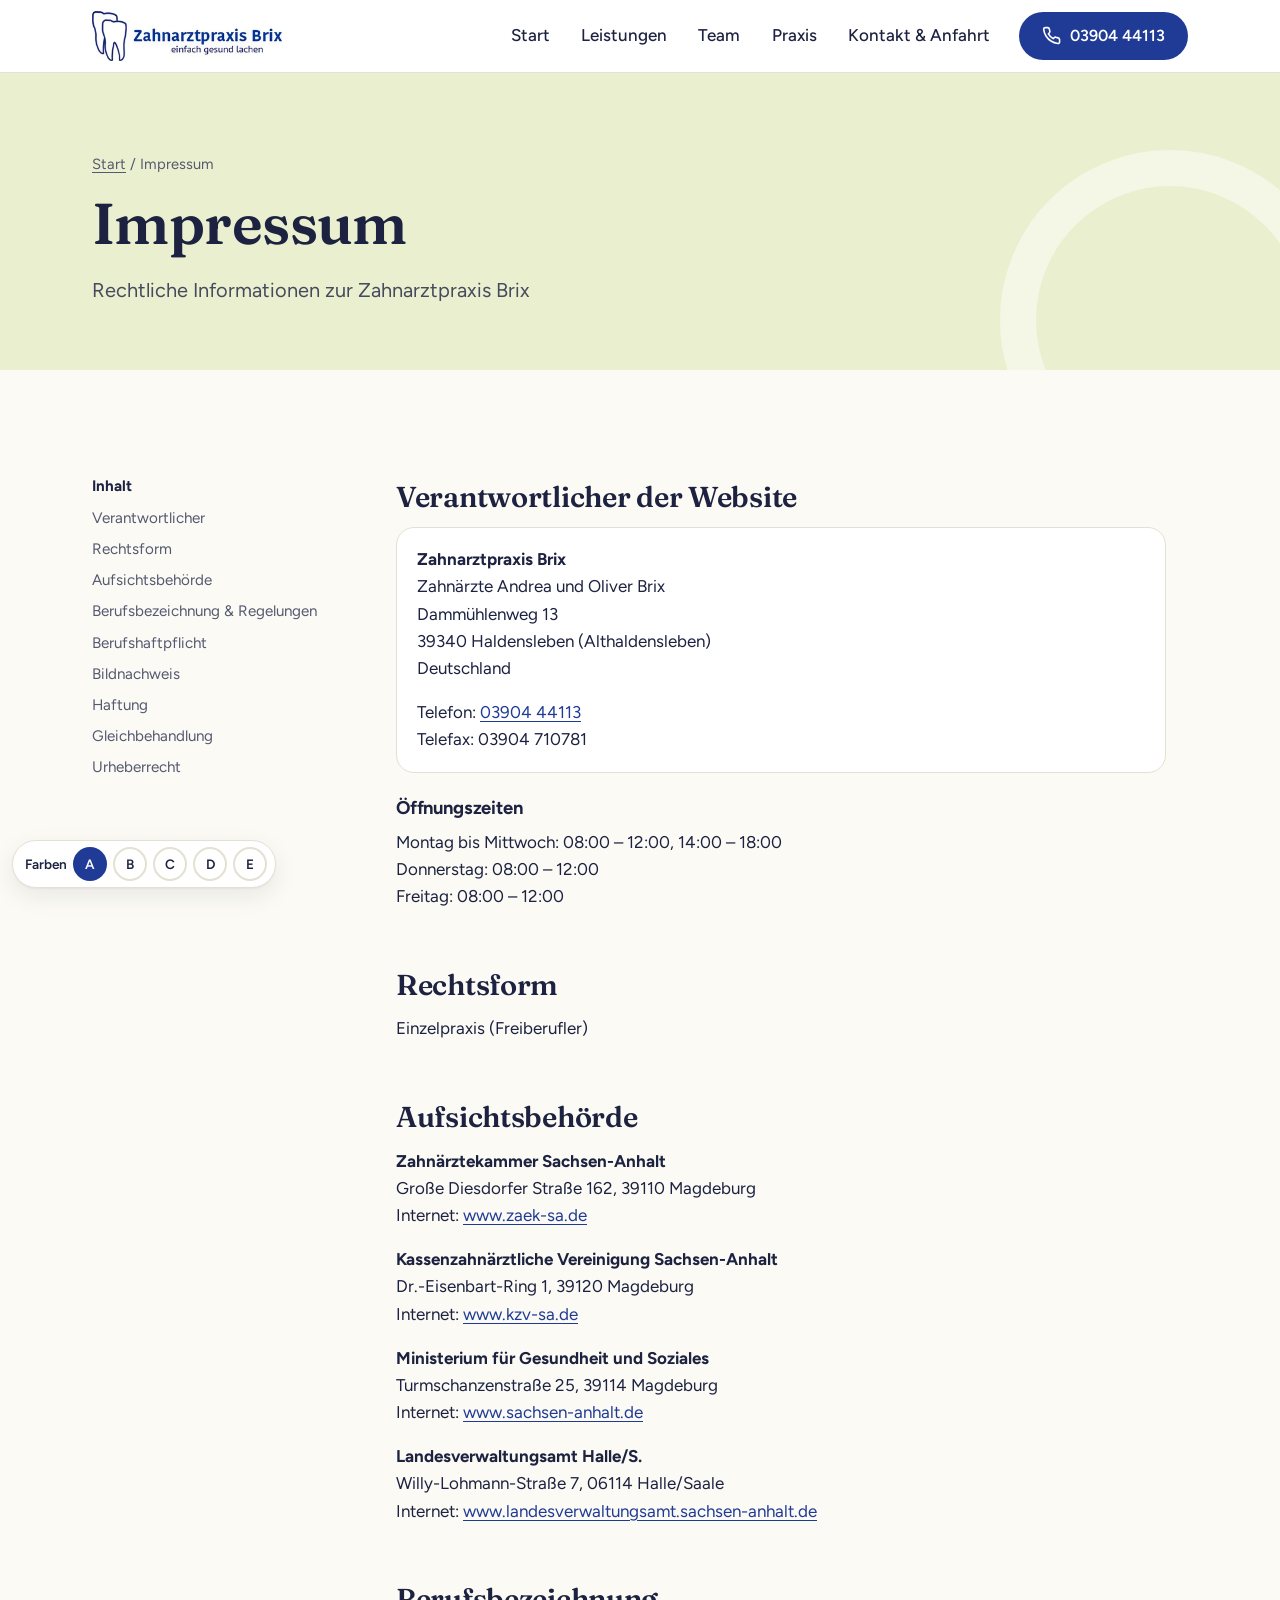
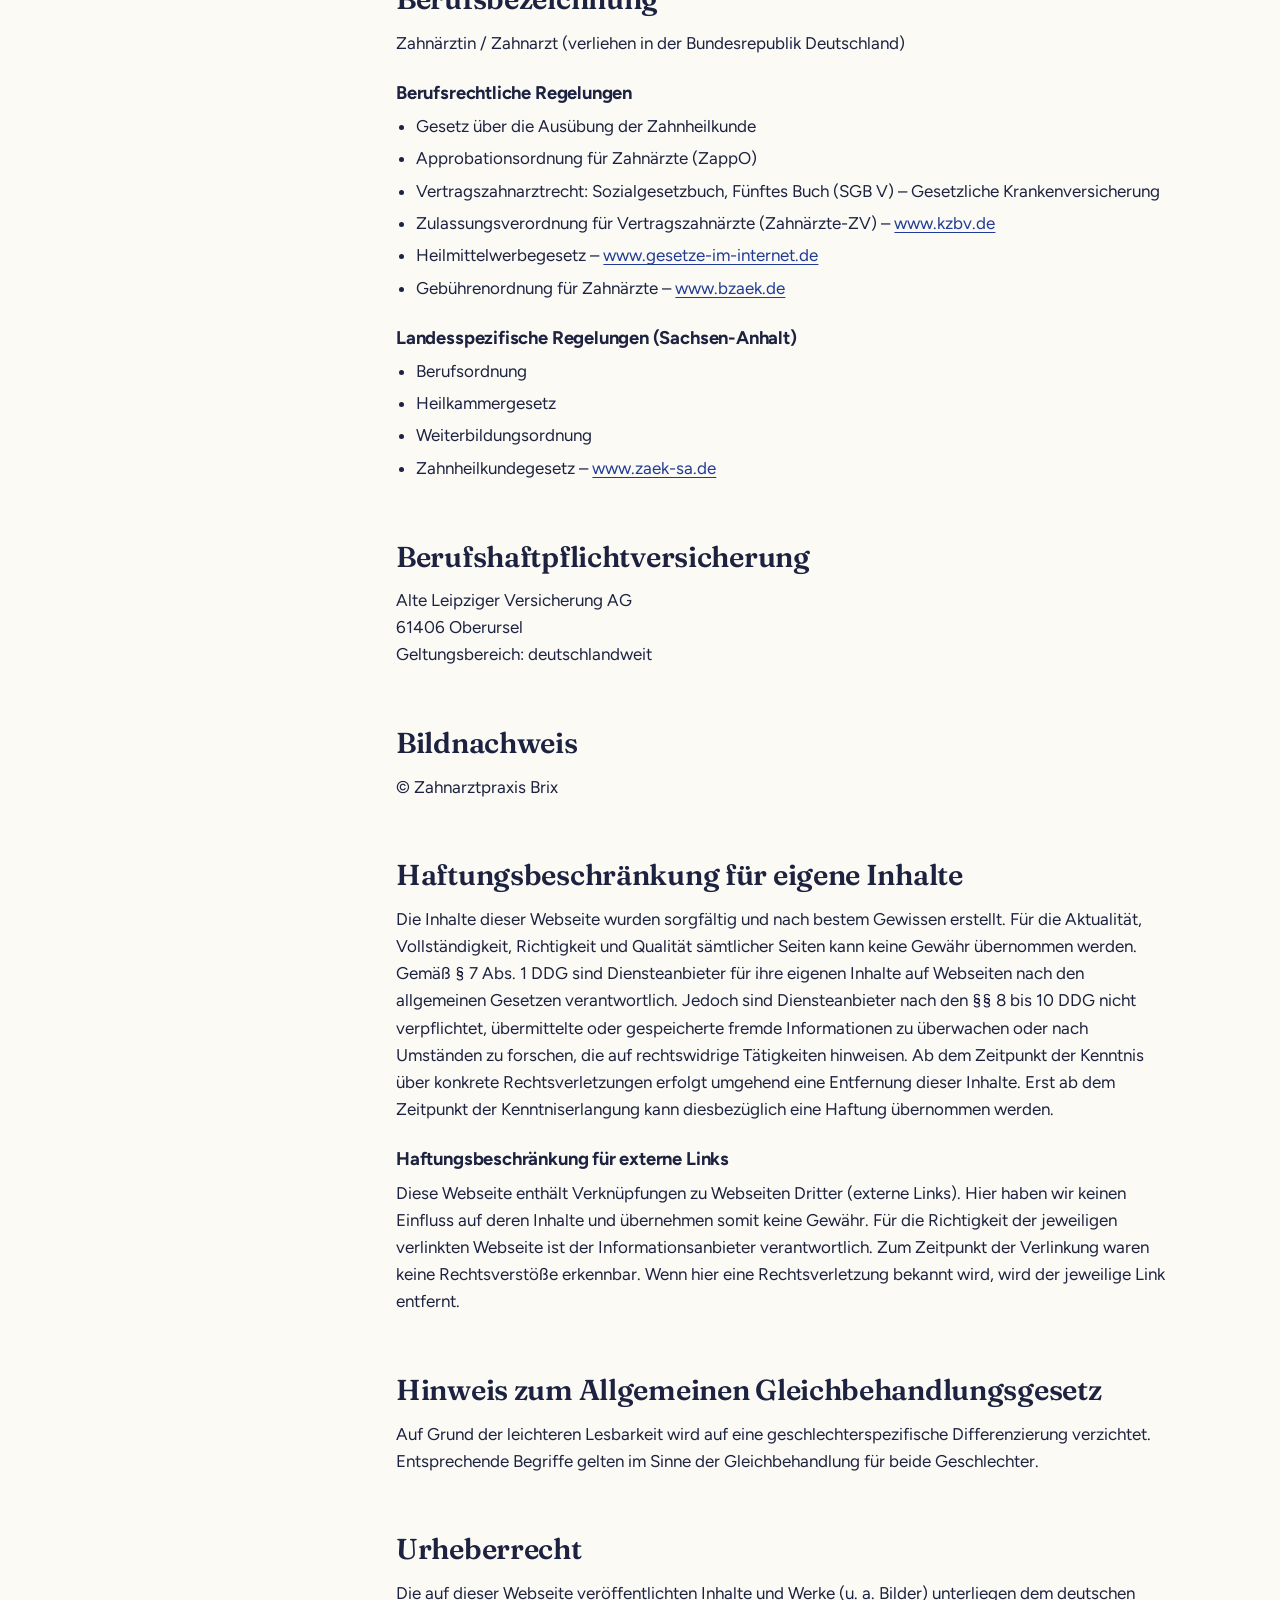
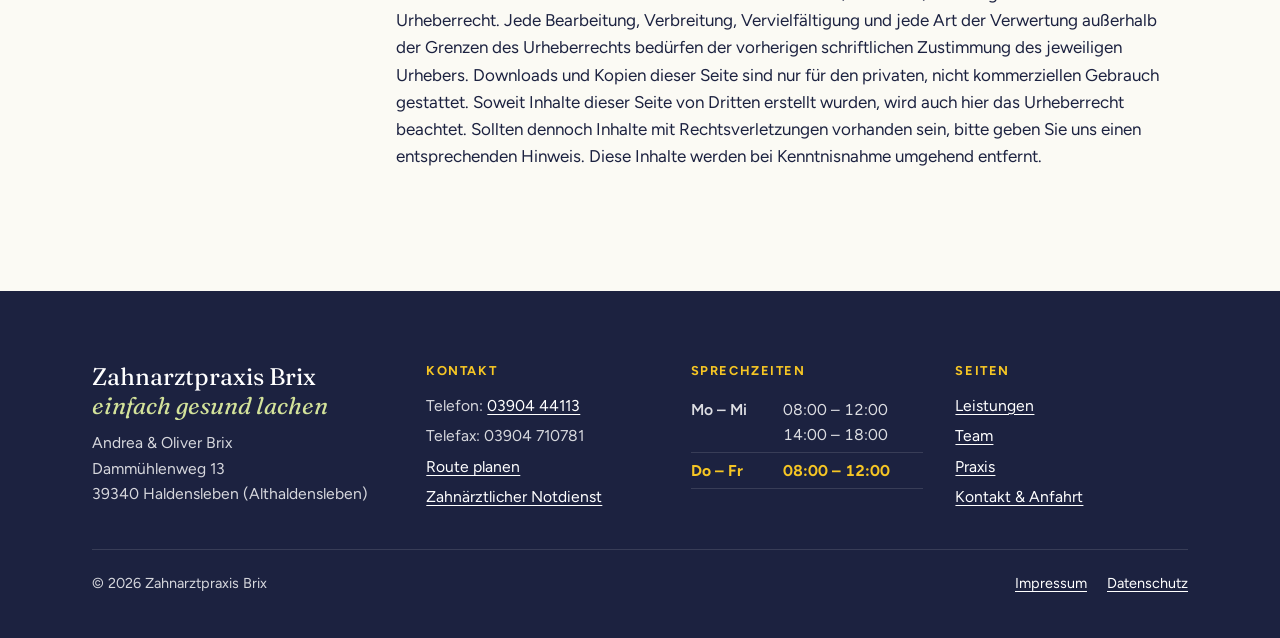
<file: impressum.html>
<!DOCTYPE html>
<html lang="de">
<head>
  <meta charset="utf-8">
  <meta name="viewport" content="width=device-width, initial-scale=1">
  <title>Impressum – Zahnarztpraxis Brix</title>
  <meta name="description" content="Impressum der Zahnarztpraxis Brix, Haldensleben.">
  <link rel="canonical" href="https://www.zahnarztpraxis-brix.com/impressum.html">
  <meta property="og:type" content="website">
  <meta property="og:locale" content="de_DE">
  <meta property="og:title" content="Impressum – Zahnarztpraxis Brix">
  <meta property="og:description" content="Impressum der Zahnarztpraxis Brix, Haldensleben.">
  <meta property="og:image" content="https://www.zahnarztpraxis-brix.com/assets/img/og-brix.jpg">
  <meta name="theme-color" content="#1f3b95">
  <link rel="icon" href="favicon.png" type="image/png">
  <link rel="apple-touch-icon" href="apple-touch-icon.png">
  <link rel="preload" href="assets/fonts/fraunces-latin-wght-normal.woff2" as="font" type="font/woff2" crossorigin>
  <link rel="preload" href="assets/fonts/figtree-latin-wght-normal.woff2" as="font" type="font/woff2" crossorigin>
  <link rel="stylesheet" href="assets/site.css">
</head>
<body>
<!-- @header -->
<script>
  /* vorläufig: Farbvarianten vergleichen (?farbe=a|b|c|d|e) */
  (function () {
    var f = new URLSearchParams(location.search).get("farbe");
    try { if (f) sessionStorage.setItem("farbe", f); else f = sessionStorage.getItem("farbe"); } catch (e) {}
    if (f && f !== "a") document.documentElement.dataset.farbe = f;
  })();
</script>
<div class="farbwahl" aria-label="Farbvariante wählen">Farben
  <a href="?farbe=a" data-f="a">A</a><a href="?farbe=b" data-f="b">B</a><a href="?farbe=c" data-f="c">C</a><a href="?farbe=d" data-f="d">D</a><a href="?farbe=e" data-f="e">E</a>
</div>
<script>
  document.querySelectorAll(".farbwahl a").forEach(function (a) {
    a.setAttribute("aria-current", String((document.documentElement.dataset.farbe || "a") === a.dataset.f));
  });
</script>
<a class="skip" href="#inhalt">Zum Inhalt springen</a>
<header class="site-header">
  <div class="wrap header__inner">
    <a class="brand" href="index.html" aria-label="Zahnarztpraxis Brix – zur Startseite">
      <img src="assets/img/logo-320.webp" srcset="assets/img/logo-320.webp 1x, assets/img/logo-640.webp 2x" width="320" height="84" alt="Zahnarztpraxis Brix – einfach gesund lachen">
    </a>
    <nav class="nav" id="hauptmenue" aria-label="Hauptmenü">
      <ul>
        <li><a class="nav__link" href="index.html">Start</a></li>
        <li><a class="nav__link" href="leistungen.html">Leistungen</a></li>
        <li><a class="nav__link" href="team.html">Team</a></li>
        <li><a class="nav__link" href="praxis.html">Praxis</a></li>
        <li><a class="nav__link" href="kontakt.html">Kontakt &amp; Anfahrt</a></li>
      </ul>
      <div class="nav__extra">
        <a class="btn btn--primary" href="tel:+49390444113"><svg viewBox="0 0 24 24" fill="none" stroke="currentColor" stroke-width="2" stroke-linecap="round" stroke-linejoin="round" aria-hidden="true"><path d="M22 16.9v3a2 2 0 0 1-2.2 2 19.8 19.8 0 0 1-8.6-3.1 19.5 19.5 0 0 1-6-6A19.8 19.8 0 0 1 2.1 4.2 2 2 0 0 1 4.1 2h3a2 2 0 0 1 2 1.7c.1.9.4 1.8.7 2.7a2 2 0 0 1-.5 2.1L8 9.8a16 16 0 0 0 6 6l1.3-1.3a2 2 0 0 1 2.1-.4c.9.3 1.8.6 2.7.7a2 2 0 0 1 1.7 2z"/></svg>Termin: 03904 44113</a>
        <a class="btn btn--ghost" href="https://www.google.com/maps/dir/?api=1&amp;destination=Damm%C3%BChlenweg%2013%2C%2039340%20Haldensleben" target="_blank" rel="noopener"><svg viewBox="0 0 24 24" fill="none" stroke="currentColor" stroke-width="2" stroke-linecap="round" stroke-linejoin="round" aria-hidden="true"><path d="M20 10c0 6-8 12-8 12S4 16 4 10a8 8 0 0 1 16 0z"/><circle cx="12" cy="10" r="3"/></svg>Route planen</a>
        <p>Dammühlenweg 13, 39340 Haldensleben (Althaldensleben)</p>
        <p data-open-status></p>
      </div>
    </nav>
    <button class="menu-toggle" type="button" aria-expanded="false" aria-controls="hauptmenue"><span class="menu-toggle__bars" aria-hidden="true"><span></span></span><span class="menu-toggle__label">Menü</span></button>
    <a class="btn btn--primary header__call" href="tel:+49390444113" aria-label="Anrufen: 03904 44113"><svg viewBox="0 0 24 24" fill="none" stroke="currentColor" stroke-width="2" stroke-linecap="round" stroke-linejoin="round" aria-hidden="true"><path d="M22 16.9v3a2 2 0 0 1-2.2 2 19.8 19.8 0 0 1-8.6-3.1 19.5 19.5 0 0 1-6-6A19.8 19.8 0 0 1 2.1 4.2 2 2 0 0 1 4.1 2h3a2 2 0 0 1 2 1.7c.1.9.4 1.8.7 2.7a2 2 0 0 1-.5 2.1L8 9.8a16 16 0 0 0 6 6l1.3-1.3a2 2 0 0 1 2.1-.4c.9.3 1.8.6 2.7.7a2 2 0 0 1 1.7 2z"/></svg><span>03904 44113</span></a>
  </div>
</header>
<!-- /@header -->

<main id="inhalt">
  <section class="page-head">
    <div class="wrap">
      <p class="breadcrumb"><a href="index.html">Start</a> / Impressum</p>
      <h1>Impressum</h1>
      <p class="lead">Rechtliche Informationen zur Zahnarztpraxis Brix</p>
    </div>
  </section>

  <section class="section">
    <div class="wrap legal">
      <nav class="legal__toc" aria-label="Inhalt">
        <p>Inhalt</p>
        <ol>
          <li><a href="#verantwortlich">Verantwortlicher</a></li>
          <li><a href="#rechtsform">Rechtsform</a></li>
          <li><a href="#aufsicht">Aufsichtsbehörde</a></li>
          <li><a href="#beruf">Berufsbezeichnung &amp; Regelungen</a></li>
          <li><a href="#versicherung">Berufshaftpflicht</a></li>
          <li><a href="#bildnachweis">Bildnachweis</a></li>
          <li><a href="#haftung">Haftung</a></li>
          <li><a href="#agg">Gleichbehandlung</a></li>
          <li><a href="#urheberrecht">Urheberrecht</a></li>
        </ol>
      </nav>
      <div class="prose">
        <h2 id="verantwortlich">Verantwortlicher der Website</h2>
        <div class="box">
          <address>
            <strong>Zahnarztpraxis Brix</strong><br>
            Zahnärzte Andrea und Oliver Brix<br>
            Dammühlenweg 13<br>
            39340 Haldensleben (Althaldensleben)<br>
            Deutschland
          </address>
          <p>Telefon: <a href="tel:+49390444113">03904 44113</a><br>Telefax: 03904 710781</p>
        </div>
        <h3>Öffnungszeiten</h3>
        <p>Montag bis Mittwoch: 08:00 – 12:00, 14:00 – 18:00<br>Donnerstag: 08:00 – 12:00<br>Freitag: 08:00 – 12:00</p>

        <h2 id="rechtsform">Rechtsform</h2>
        <p>Einzelpraxis (Freiberufler)</p>

        <h2 id="aufsicht">Aufsichtsbehörde</h2>
        <p><strong>Zahnärztekammer Sachsen-Anhalt</strong><br>Große Diesdorfer Straße 162, 39110 Magdeburg<br>Internet: <a href="https://www.zaek-sa.de" target="_blank" rel="noopener">www.zaek-sa.de</a></p>
        <p><strong>Kassenzahnärztliche Vereinigung Sachsen-Anhalt</strong><br>Dr.-Eisenbart-Ring 1, 39120 Magdeburg<br>Internet: <a href="https://www.kzv-sa.de" target="_blank" rel="noopener">www.kzv-sa.de</a></p>
        <p><strong>Ministerium für Gesundheit und Soziales</strong><br>Turmschanzenstraße 25, 39114 Magdeburg<br>Internet: <a href="https://www.sachsen-anhalt.de" target="_blank" rel="noopener">www.sachsen-anhalt.de</a></p>
        <p><strong>Landesverwaltungsamt Halle/S.</strong><br>Willy-Lohmann-Straße 7, 06114 Halle/Saale<br>Internet: <a href="https://www.landesverwaltungsamt.sachsen-anhalt.de" target="_blank" rel="noopener">www.landesverwaltungsamt.sachsen-anhalt.de</a></p>

        <h2 id="beruf">Berufsbezeichnung</h2>
        <p>Zahnärztin / Zahnarzt (verliehen in der Bundesrepublik Deutschland)</p>
        <h3>Berufsrechtliche Regelungen</h3>
        <ul>
          <li>Gesetz über die Ausübung der Zahnheilkunde</li>
          <li>Approbationsordnung für Zahnärzte (ZappO)</li>
          <li>Vertragszahnarztrecht: Sozialgesetzbuch, Fünftes Buch (SGB V) – Gesetzliche Krankenversicherung</li>
          <li>Zulassungsverordnung für Vertragszahnärzte (Zahnärzte-ZV) – <a href="https://www.kzbv.de" target="_blank" rel="noopener">www.kzbv.de</a></li>
          <li>Heilmittelwerbegesetz – <a href="https://www.gesetze-im-internet.de" target="_blank" rel="noopener">www.gesetze-im-internet.de</a></li>
          <li>Gebührenordnung für Zahnärzte – <a href="https://www.bzaek.de" target="_blank" rel="noopener">www.bzaek.de</a></li>
        </ul>
        <h3>Landesspezifische Regelungen (Sachsen-Anhalt)</h3>
        <ul>
          <li>Berufsordnung</li>
          <li>Heilkammergesetz</li>
          <li>Weiterbildungsordnung</li>
          <li>Zahnheilkundegesetz – <a href="https://www.zaek-sa.de" target="_blank" rel="noopener">www.zaek-sa.de</a></li>
        </ul>

        <h2 id="versicherung">Berufshaftpflichtversicherung</h2>
        <p>Alte Leipziger Versicherung AG<br>61406 Oberursel<br>Geltungsbereich: deutschlandweit</p>

        <h2 id="bildnachweis">Bildnachweis</h2>
        <p>© Zahnarztpraxis Brix</p>

        <h2 id="haftung">Haftungsbeschränkung für eigene Inhalte</h2>
        <p>Die Inhalte dieser Webseite wurden sorgfältig und nach bestem Gewissen erstellt. Für die Aktualität, Vollständigkeit, Richtigkeit und Qualität sämtlicher Seiten kann keine Gewähr übernommen werden. Gemäß § 7 Abs. 1 DDG sind Diensteanbieter für ihre eigenen Inhalte auf Webseiten nach den allgemeinen Gesetzen verantwortlich. Jedoch sind Diensteanbieter nach den §§ 8 bis 10 DDG nicht verpflichtet, übermittelte oder gespeicherte fremde Informationen zu überwachen oder nach Umständen zu forschen, die auf rechtswidrige Tätigkeiten hinweisen. Ab dem Zeitpunkt der Kenntnis über konkrete Rechtsverletzungen erfolgt umgehend eine Entfernung dieser Inhalte. Erst ab dem Zeitpunkt der Kenntniserlangung kann diesbezüglich eine Haftung übernommen werden.</p>
        <h3>Haftungsbeschränkung für externe Links</h3>
        <p>Diese Webseite enthält Verknüpfungen zu Webseiten Dritter (externe Links). Hier haben wir keinen Einfluss auf deren Inhalte und übernehmen somit keine Gewähr. Für die Richtigkeit der jeweiligen verlinkten Webseite ist der Informationsanbieter verantwortlich. Zum Zeitpunkt der Verlinkung waren keine Rechtsverstöße erkennbar. Wenn hier eine Rechtsverletzung bekannt wird, wird der jeweilige Link entfernt.</p>

        <h2 id="agg">Hinweis zum Allgemeinen Gleichbehandlungsgesetz</h2>
        <p>Auf Grund der leichteren Lesbarkeit wird auf eine geschlechterspezifische Differenzierung verzichtet. Entsprechende Begriffe gelten im Sinne der Gleichbehandlung für beide Geschlechter.</p>

        <h2 id="urheberrecht">Urheberrecht</h2>
        <p>Die auf dieser Webseite veröffentlichten Inhalte und Werke (u.&nbsp;a. Bilder) unterliegen dem deutschen Urheberrecht. Jede Bearbeitung, Verbreitung, Vervielfältigung und jede Art der Verwertung außerhalb der Grenzen des Urheberrechts bedürfen der vorherigen schriftlichen Zustimmung des jeweiligen Urhebers. Downloads und Kopien dieser Seite sind nur für den privaten, nicht kommerziellen Gebrauch gestattet. Soweit Inhalte dieser Seite von Dritten erstellt wurden, wird auch hier das Urheberrecht beachtet. Sollten dennoch Inhalte mit Rechtsverletzungen vorhanden sein, bitte geben Sie uns einen entsprechenden Hinweis. Diese Inhalte werden bei Kenntnisnahme umgehend entfernt.</p>
      </div>
    </div>
  </section>
</main>

<!-- @footer -->
<footer class="site-footer">
  <div class="wrap">
    <div class="footer__grid">
      <div class="footer__brand">
        <p>Zahnarztpraxis Brix<br><em>einfach gesund lachen</em></p>
        <address>
          Andrea &amp; Oliver Brix<br>
          Dammühlenweg 13<br>
          39340 Haldensleben (Althaldensleben)
        </address>
      </div>
      <div>
        <h2>Kontakt</h2>
        <ul>
          <li>Telefon: <a href="tel:+49390444113">03904 44113</a></li>
          <li>Telefax: 03904 710781</li>
          <li><a href="https://www.google.com/maps/dir/?api=1&amp;destination=Damm%C3%BChlenweg%2013%2C%2039340%20Haldensleben" target="_blank" rel="noopener">Route planen</a></li>
          <li><a href="http://www.zbd-boerdekreis.de/seite/294524/hdl.html" target="_blank" rel="noopener">Zahnärztlicher Notdienst</a></li>
        </ul>
      </div>
      <div>
        <h2>Sprechzeiten</h2>
        <table class="hours hours--compact">
          <tbody>
            <tr data-days="1 2 3"><th scope="row">Mo – Mi</th><td>08:00 – 12:00<br>14:00 – 18:00</td></tr>
            <tr data-days="4 5"><th scope="row">Do – Fr</th><td>08:00 – 12:00</td></tr>
          </tbody>
        </table>
      </div>
      <div>
        <h2>Seiten</h2>
        <ul>
          <li><a href="leistungen.html">Leistungen</a></li>
          <li><a href="team.html">Team</a></li>
          <li><a href="praxis.html">Praxis</a></li>
          <li><a href="kontakt.html">Kontakt &amp; Anfahrt</a></li>
        </ul>
      </div>
    </div>
    <div class="footer__bottom">
      <p>© <span data-year>2025</span> Zahnarztpraxis Brix</p>
      <ul>
        <li><a href="impressum.html">Impressum</a></li>
        <li><a href="datenschutz.html">Datenschutz</a></li>
      </ul>
    </div>
  </div>
</footer>
<nav class="actionbar" aria-label="Schnellzugriff">
  <a class="actionbar__call" href="tel:+49390444113"><svg viewBox="0 0 24 24" fill="none" stroke="currentColor" stroke-width="2" stroke-linecap="round" stroke-linejoin="round" aria-hidden="true"><path d="M22 16.9v3a2 2 0 0 1-2.2 2 19.8 19.8 0 0 1-8.6-3.1 19.5 19.5 0 0 1-6-6A19.8 19.8 0 0 1 2.1 4.2 2 2 0 0 1 4.1 2h3a2 2 0 0 1 2 1.7c.1.9.4 1.8.7 2.7a2 2 0 0 1-.5 2.1L8 9.8a16 16 0 0 0 6 6l1.3-1.3a2 2 0 0 1 2.1-.4c.9.3 1.8.6 2.7.7a2 2 0 0 1 1.7 2z"/></svg>Anrufen</a>
  <a href="https://www.google.com/maps/dir/?api=1&amp;destination=Damm%C3%BChlenweg%2013%2C%2039340%20Haldensleben" target="_blank" rel="noopener"><svg viewBox="0 0 24 24" fill="none" stroke="currentColor" stroke-width="2" stroke-linecap="round" stroke-linejoin="round" aria-hidden="true"><path d="M20 10c0 6-8 12-8 12S4 16 4 10a8 8 0 0 1 16 0z"/><circle cx="12" cy="10" r="3"/></svg>Route</a>
  <a href="kontakt.html#sprechzeiten"><svg viewBox="0 0 24 24" fill="none" stroke="currentColor" stroke-width="2" stroke-linecap="round" stroke-linejoin="round" aria-hidden="true"><circle cx="12" cy="12" r="10"/><path d="M12 6v6l4 2"/></svg>Zeiten</a>
</nav>
<script src="assets/site.js" defer></script>
<!-- /@footer -->
</body>
</html>
</file>
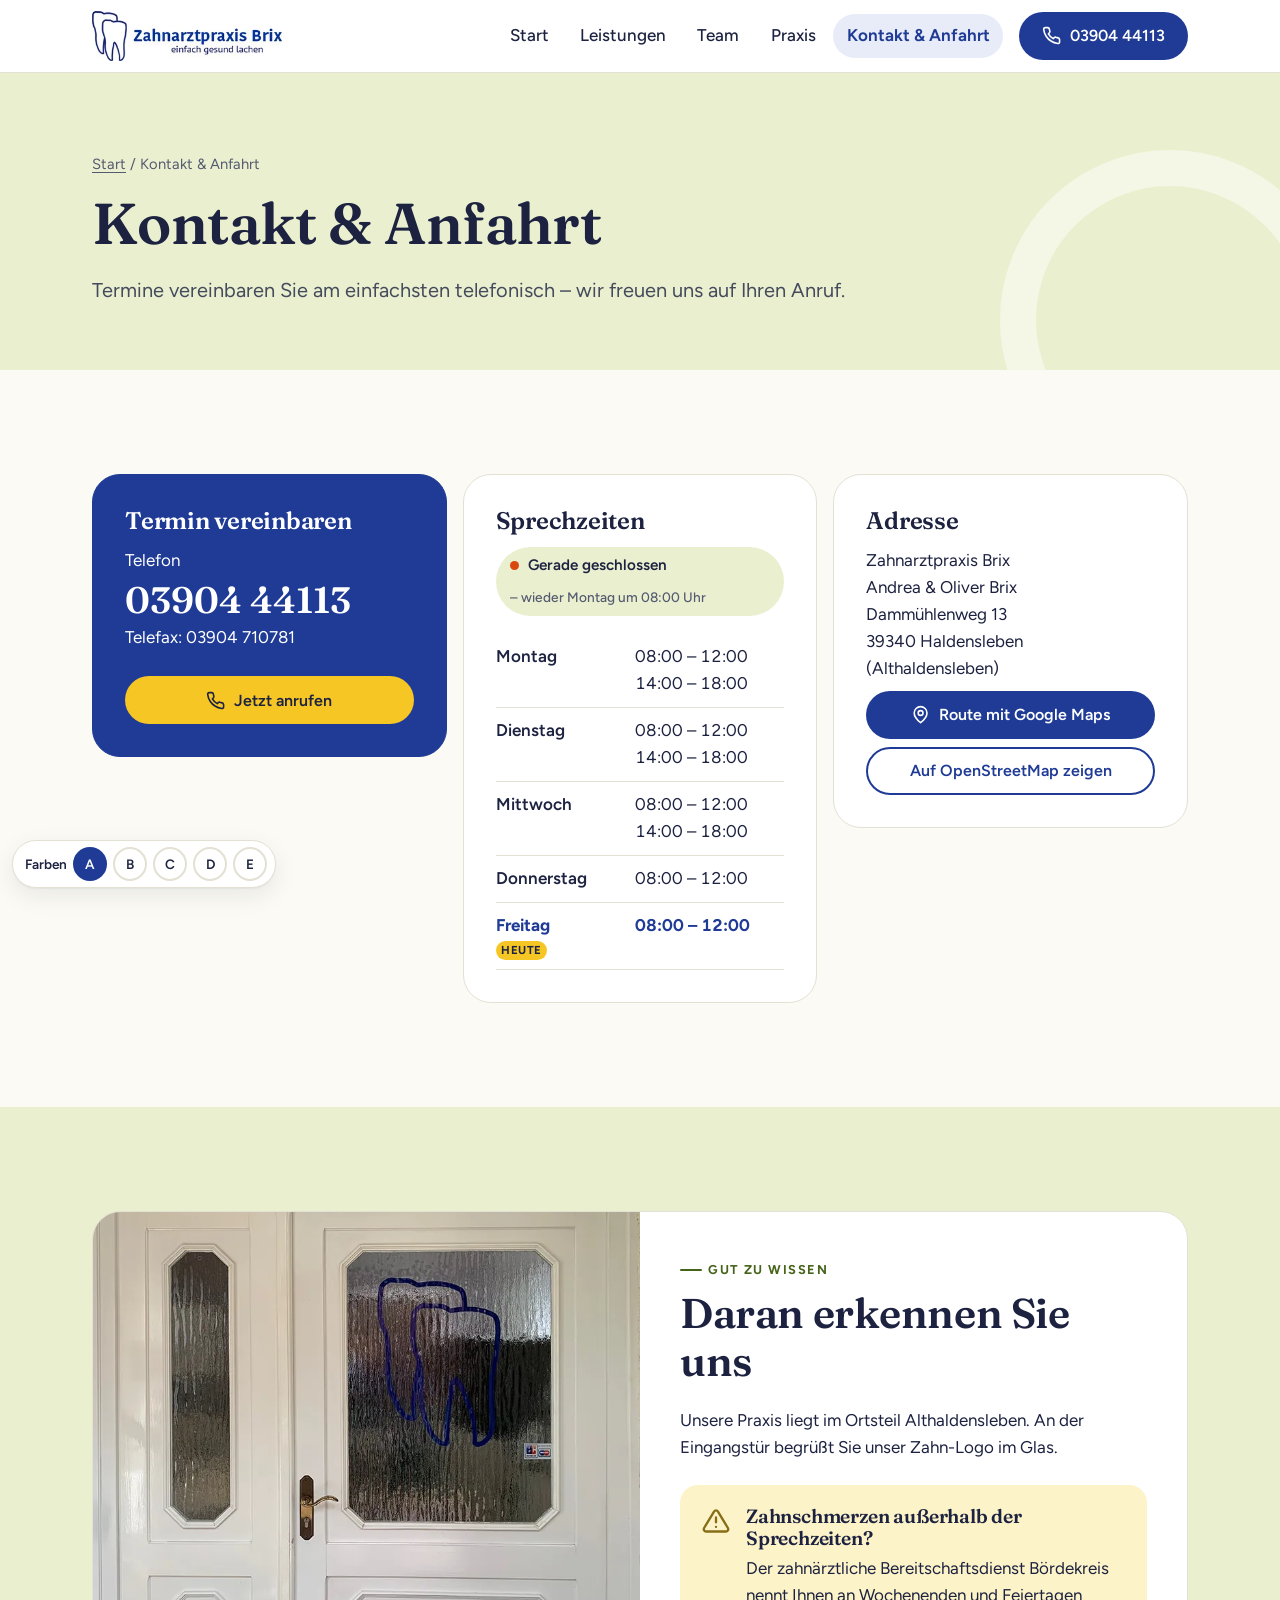
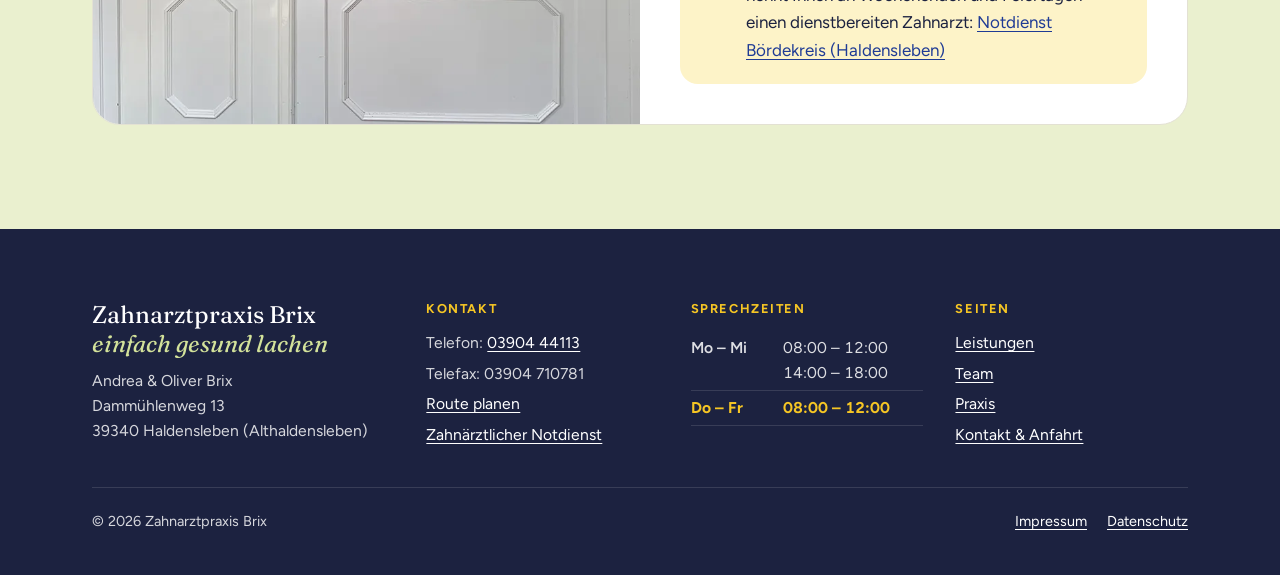
<file: kontakt.html>
<!DOCTYPE html>
<html lang="de">
<head>
  <meta charset="utf-8">
  <meta name="viewport" content="width=device-width, initial-scale=1">
  <title>Kontakt & Anfahrt – Zahnarztpraxis Brix, Haldensleben</title>
  <meta name="description" content="Telefon 03904 44113, Sprechzeiten und Anfahrt zur Zahnarztpraxis Brix, Dammühlenweg 13, 39340 Haldensleben.">
  <link rel="canonical" href="https://www.zahnarztpraxis-brix.com/kontakt.html">
  <meta property="og:type" content="website">
  <meta property="og:locale" content="de_DE">
  <meta property="og:title" content="Kontakt & Anfahrt – Zahnarztpraxis Brix, Haldensleben">
  <meta property="og:description" content="Telefon 03904 44113, Sprechzeiten und Anfahrt zur Zahnarztpraxis Brix, Dammühlenweg 13, 39340 Haldensleben.">
  <meta property="og:image" content="https://www.zahnarztpraxis-brix.com/assets/img/og-brix.jpg">
  <meta name="theme-color" content="#1f3b95">
  <link rel="icon" href="favicon.png" type="image/png">
  <link rel="apple-touch-icon" href="apple-touch-icon.png">
  <link rel="preload" href="assets/fonts/fraunces-latin-wght-normal.woff2" as="font" type="font/woff2" crossorigin>
  <link rel="preload" href="assets/fonts/figtree-latin-wght-normal.woff2" as="font" type="font/woff2" crossorigin>
  <link rel="stylesheet" href="assets/site.css">
</head>
<body>
<!-- @header -->
<script>
  /* vorläufig: Farbvarianten vergleichen (?farbe=a|b|c|d|e) */
  (function () {
    var f = new URLSearchParams(location.search).get("farbe");
    try { if (f) sessionStorage.setItem("farbe", f); else f = sessionStorage.getItem("farbe"); } catch (e) {}
    if (f && f !== "a") document.documentElement.dataset.farbe = f;
  })();
</script>
<div class="farbwahl" aria-label="Farbvariante wählen">Farben
  <a href="?farbe=a" data-f="a">A</a><a href="?farbe=b" data-f="b">B</a><a href="?farbe=c" data-f="c">C</a><a href="?farbe=d" data-f="d">D</a><a href="?farbe=e" data-f="e">E</a>
</div>
<script>
  document.querySelectorAll(".farbwahl a").forEach(function (a) {
    a.setAttribute("aria-current", String((document.documentElement.dataset.farbe || "a") === a.dataset.f));
  });
</script>
<a class="skip" href="#inhalt">Zum Inhalt springen</a>
<header class="site-header">
  <div class="wrap header__inner">
    <a class="brand" href="index.html" aria-label="Zahnarztpraxis Brix – zur Startseite">
      <img src="assets/img/logo-320.webp" srcset="assets/img/logo-320.webp 1x, assets/img/logo-640.webp 2x" width="320" height="84" alt="Zahnarztpraxis Brix – einfach gesund lachen">
    </a>
    <nav class="nav" id="hauptmenue" aria-label="Hauptmenü">
      <ul>
        <li><a class="nav__link" href="index.html">Start</a></li>
        <li><a class="nav__link" href="leistungen.html">Leistungen</a></li>
        <li><a class="nav__link" href="team.html">Team</a></li>
        <li><a class="nav__link" href="praxis.html">Praxis</a></li>
        <li><a class="nav__link" href="kontakt.html" aria-current="page">Kontakt &amp; Anfahrt</a></li>
      </ul>
      <div class="nav__extra">
        <a class="btn btn--primary" href="tel:+49390444113"><svg viewBox="0 0 24 24" fill="none" stroke="currentColor" stroke-width="2" stroke-linecap="round" stroke-linejoin="round" aria-hidden="true"><path d="M22 16.9v3a2 2 0 0 1-2.2 2 19.8 19.8 0 0 1-8.6-3.1 19.5 19.5 0 0 1-6-6A19.8 19.8 0 0 1 2.1 4.2 2 2 0 0 1 4.1 2h3a2 2 0 0 1 2 1.7c.1.9.4 1.8.7 2.7a2 2 0 0 1-.5 2.1L8 9.8a16 16 0 0 0 6 6l1.3-1.3a2 2 0 0 1 2.1-.4c.9.3 1.8.6 2.7.7a2 2 0 0 1 1.7 2z"/></svg>Termin: 03904 44113</a>
        <a class="btn btn--ghost" href="https://www.google.com/maps/dir/?api=1&amp;destination=Damm%C3%BChlenweg%2013%2C%2039340%20Haldensleben" target="_blank" rel="noopener"><svg viewBox="0 0 24 24" fill="none" stroke="currentColor" stroke-width="2" stroke-linecap="round" stroke-linejoin="round" aria-hidden="true"><path d="M20 10c0 6-8 12-8 12S4 16 4 10a8 8 0 0 1 16 0z"/><circle cx="12" cy="10" r="3"/></svg>Route planen</a>
        <p>Dammühlenweg 13, 39340 Haldensleben (Althaldensleben)</p>
        <p data-open-status></p>
      </div>
    </nav>
    <button class="menu-toggle" type="button" aria-expanded="false" aria-controls="hauptmenue"><span class="menu-toggle__bars" aria-hidden="true"><span></span></span><span class="menu-toggle__label">Menü</span></button>
    <a class="btn btn--primary header__call" href="tel:+49390444113" aria-label="Anrufen: 03904 44113"><svg viewBox="0 0 24 24" fill="none" stroke="currentColor" stroke-width="2" stroke-linecap="round" stroke-linejoin="round" aria-hidden="true"><path d="M22 16.9v3a2 2 0 0 1-2.2 2 19.8 19.8 0 0 1-8.6-3.1 19.5 19.5 0 0 1-6-6A19.8 19.8 0 0 1 2.1 4.2 2 2 0 0 1 4.1 2h3a2 2 0 0 1 2 1.7c.1.9.4 1.8.7 2.7a2 2 0 0 1-.5 2.1L8 9.8a16 16 0 0 0 6 6l1.3-1.3a2 2 0 0 1 2.1-.4c.9.3 1.8.6 2.7.7a2 2 0 0 1 1.7 2z"/></svg><span>03904 44113</span></a>
  </div>
</header>
<!-- /@header -->

<main id="inhalt">
  <section class="page-head">
    <div class="wrap">
      <p class="breadcrumb"><a href="index.html">Start</a> / Kontakt &amp; Anfahrt</p>
      <h1>Kontakt &amp; Anfahrt</h1>
      <p class="lead">Termine vereinbaren Sie am einfachsten telefonisch – wir freuen uns auf Ihren Anruf.</p>
    </div>
  </section>

  <section class="section">
    <div class="wrap">
      <div class="contact-grid">
        <div class="panel panel--cobalt">
          <h2>Termin vereinbaren</h2>
          <p style="margin:0">Telefon</p>
          <a class="big-phone" href="tel:+49390444113">03904 44113</a>
          <p>Telefax: 03904 710781</p>
          <a class="btn btn--sun" href="tel:+49390444113"><svg viewBox="0 0 24 24" fill="none" stroke="currentColor" stroke-width="2" stroke-linecap="round" stroke-linejoin="round" aria-hidden="true"><path d="M22 16.9v3a2 2 0 0 1-2.2 2 19.8 19.8 0 0 1-8.6-3.1 19.5 19.5 0 0 1-6-6A19.8 19.8 0 0 1 2.1 4.2 2 2 0 0 1 4.1 2h3a2 2 0 0 1 2 1.7c.1.9.4 1.8.7 2.7a2 2 0 0 1-.5 2.1L8 9.8a16 16 0 0 0 6 6l1.3-1.3a2 2 0 0 1 2.1-.4c.9.3 1.8.6 2.7.7a2 2 0 0 1 1.7 2z"/></svg>Jetzt anrufen</a>
        </div>

        <div class="panel" id="sprechzeiten">
          <h2>Sprechzeiten</h2>
          <p data-open-status></p>
          <table class="hours">
            <tbody>
              <tr data-days="1"><th scope="row">Montag</th><td>08:00 – 12:00<br>14:00 – 18:00</td></tr>
              <tr data-days="2"><th scope="row">Dienstag</th><td>08:00 – 12:00<br>14:00 – 18:00</td></tr>
              <tr data-days="3"><th scope="row">Mittwoch</th><td>08:00 – 12:00<br>14:00 – 18:00</td></tr>
              <tr data-days="4"><th scope="row">Donnerstag</th><td>08:00 – 12:00</td></tr>
              <tr data-days="5"><th scope="row">Freitag</th><td>08:00 – 12:00</td></tr>
            </tbody>
          </table>
        </div>

        <div class="panel">
          <h2>Adresse</h2>
          <address style="font-style:normal">
            Zahnarztpraxis Brix<br>
            Andrea &amp; Oliver Brix<br>
            Dammühlenweg 13<br>
            39340 Haldensleben<br>
            (Althaldensleben)
          </address>
          <a class="btn btn--primary" href="https://www.google.com/maps/dir/?api=1&amp;destination=Damm%C3%BChlenweg%2013%2C%2039340%20Haldensleben" target="_blank" rel="noopener"><svg viewBox="0 0 24 24" fill="none" stroke="currentColor" stroke-width="2" stroke-linecap="round" stroke-linejoin="round" aria-hidden="true"><path d="M20 10c0 6-8 12-8 12S4 16 4 10a8 8 0 0 1 16 0z"/><circle cx="12" cy="10" r="3"/></svg>Route mit Google Maps</a>
          <a class="btn btn--ghost" href="https://www.openstreetmap.org/search?query=Damm%C3%BChlenweg%2013%2C%2039340%20Haldensleben" target="_blank" rel="noopener">Auf OpenStreetMap zeigen</a>
        </div>
      </div>
    </div>
  </section>

  <section class="section section--wall">
    <div class="wrap">
      <div class="map-card">
        <div class="photo"><img src="assets/img/eingang-800.webp" srcset="assets/img/eingang-480.webp 480w, assets/img/eingang-800.webp 800w" sizes="(max-width: 859px) 92vw, 560px" width="800" height="918" alt="Weiße Eingangstür der Praxis mit dem Zahn-Logo im Glas" loading="lazy" style="object-position:50% 35%"></div>
        <div class="map-card__body">
          <p class="eyebrow">Gut zu wissen</p>
          <h2>Daran erkennen Sie uns</h2>
          <p>Unsere Praxis liegt im Ortsteil Althaldensleben. An der Eingangstür begrüßt Sie unser Zahn-Logo im Glas.</p>
          <div class="notice" style="margin-top:24px">
            <svg viewBox="0 0 24 24" fill="none" stroke="currentColor" stroke-width="2" stroke-linecap="round" stroke-linejoin="round" aria-hidden="true"><path d="M10.3 3.9 1.8 18a2 2 0 0 0 1.7 3h17a2 2 0 0 0 1.7-3L13.7 3.9a2 2 0 0 0-3.4 0z"/><path d="M12 9v4M12 17h.01"/></svg>
            <div>
              <h3>Zahnschmerzen außerhalb der Sprechzeiten?</h3>
              <p>Der zahnärztliche Bereitschaftsdienst Bördekreis nennt Ihnen an Wochenenden und Feiertagen einen dienstbereiten Zahnarzt: <a href="http://www.zbd-boerdekreis.de/seite/294524/hdl.html" target="_blank" rel="noopener">Notdienst Bördekreis (Haldensleben)</a></p>
            </div>
          </div>
        </div>
      </div>
    </div>
  </section>
</main>

<!-- @footer -->
<footer class="site-footer">
  <div class="wrap">
    <div class="footer__grid">
      <div class="footer__brand">
        <p>Zahnarztpraxis Brix<br><em>einfach gesund lachen</em></p>
        <address>
          Andrea &amp; Oliver Brix<br>
          Dammühlenweg 13<br>
          39340 Haldensleben (Althaldensleben)
        </address>
      </div>
      <div>
        <h2>Kontakt</h2>
        <ul>
          <li>Telefon: <a href="tel:+49390444113">03904 44113</a></li>
          <li>Telefax: 03904 710781</li>
          <li><a href="https://www.google.com/maps/dir/?api=1&amp;destination=Damm%C3%BChlenweg%2013%2C%2039340%20Haldensleben" target="_blank" rel="noopener">Route planen</a></li>
          <li><a href="http://www.zbd-boerdekreis.de/seite/294524/hdl.html" target="_blank" rel="noopener">Zahnärztlicher Notdienst</a></li>
        </ul>
      </div>
      <div>
        <h2>Sprechzeiten</h2>
        <table class="hours hours--compact">
          <tbody>
            <tr data-days="1 2 3"><th scope="row">Mo – Mi</th><td>08:00 – 12:00<br>14:00 – 18:00</td></tr>
            <tr data-days="4 5"><th scope="row">Do – Fr</th><td>08:00 – 12:00</td></tr>
          </tbody>
        </table>
      </div>
      <div>
        <h2>Seiten</h2>
        <ul>
          <li><a href="leistungen.html">Leistungen</a></li>
          <li><a href="team.html">Team</a></li>
          <li><a href="praxis.html">Praxis</a></li>
          <li><a href="kontakt.html">Kontakt &amp; Anfahrt</a></li>
        </ul>
      </div>
    </div>
    <div class="footer__bottom">
      <p>© <span data-year>2025</span> Zahnarztpraxis Brix</p>
      <ul>
        <li><a href="impressum.html">Impressum</a></li>
        <li><a href="datenschutz.html">Datenschutz</a></li>
      </ul>
    </div>
  </div>
</footer>
<nav class="actionbar" aria-label="Schnellzugriff">
  <a class="actionbar__call" href="tel:+49390444113"><svg viewBox="0 0 24 24" fill="none" stroke="currentColor" stroke-width="2" stroke-linecap="round" stroke-linejoin="round" aria-hidden="true"><path d="M22 16.9v3a2 2 0 0 1-2.2 2 19.8 19.8 0 0 1-8.6-3.1 19.5 19.5 0 0 1-6-6A19.8 19.8 0 0 1 2.1 4.2 2 2 0 0 1 4.1 2h3a2 2 0 0 1 2 1.7c.1.9.4 1.8.7 2.7a2 2 0 0 1-.5 2.1L8 9.8a16 16 0 0 0 6 6l1.3-1.3a2 2 0 0 1 2.1-.4c.9.3 1.8.6 2.7.7a2 2 0 0 1 1.7 2z"/></svg>Anrufen</a>
  <a href="https://www.google.com/maps/dir/?api=1&amp;destination=Damm%C3%BChlenweg%2013%2C%2039340%20Haldensleben" target="_blank" rel="noopener"><svg viewBox="0 0 24 24" fill="none" stroke="currentColor" stroke-width="2" stroke-linecap="round" stroke-linejoin="round" aria-hidden="true"><path d="M20 10c0 6-8 12-8 12S4 16 4 10a8 8 0 0 1 16 0z"/><circle cx="12" cy="10" r="3"/></svg>Route</a>
  <a href="kontakt.html#sprechzeiten"><svg viewBox="0 0 24 24" fill="none" stroke="currentColor" stroke-width="2" stroke-linecap="round" stroke-linejoin="round" aria-hidden="true"><circle cx="12" cy="12" r="10"/><path d="M12 6v6l4 2"/></svg>Zeiten</a>
</nav>
<script src="assets/site.js" defer></script>
<!-- /@footer -->
</body>
</html>
</file>
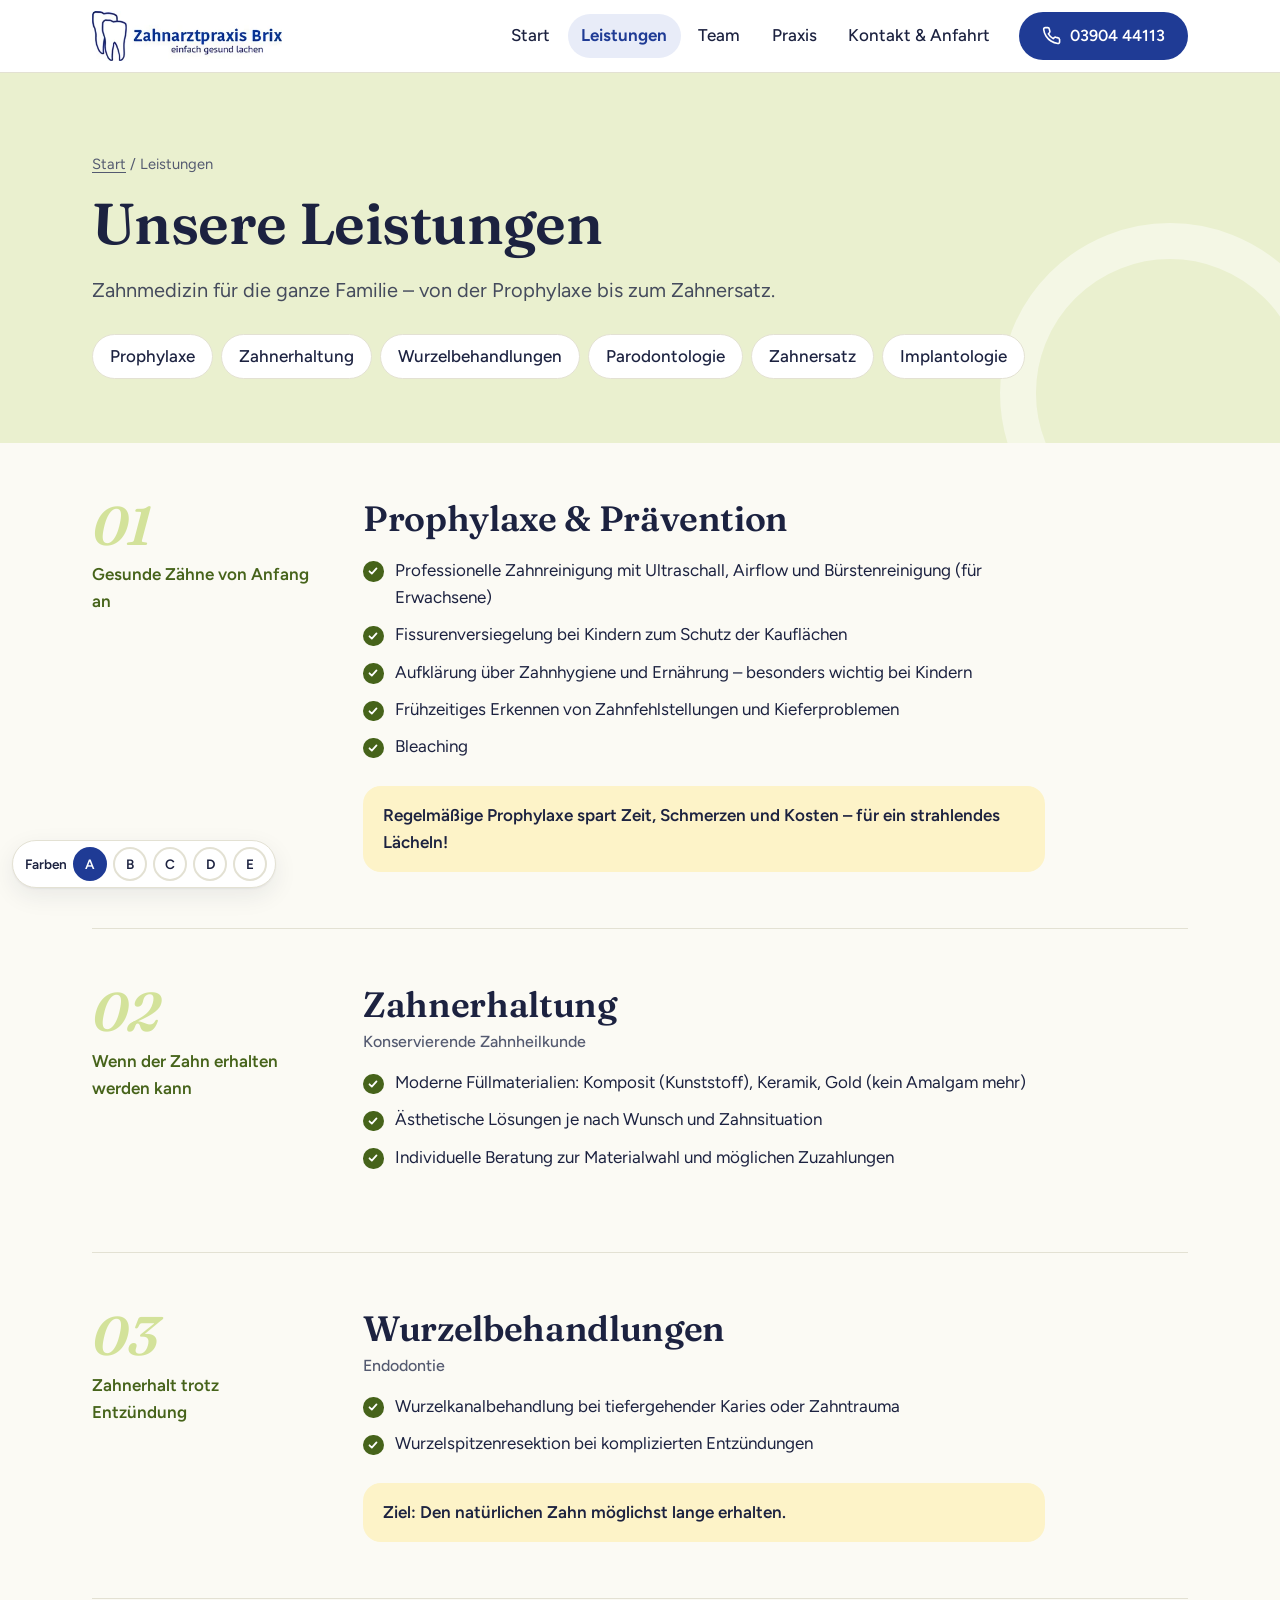
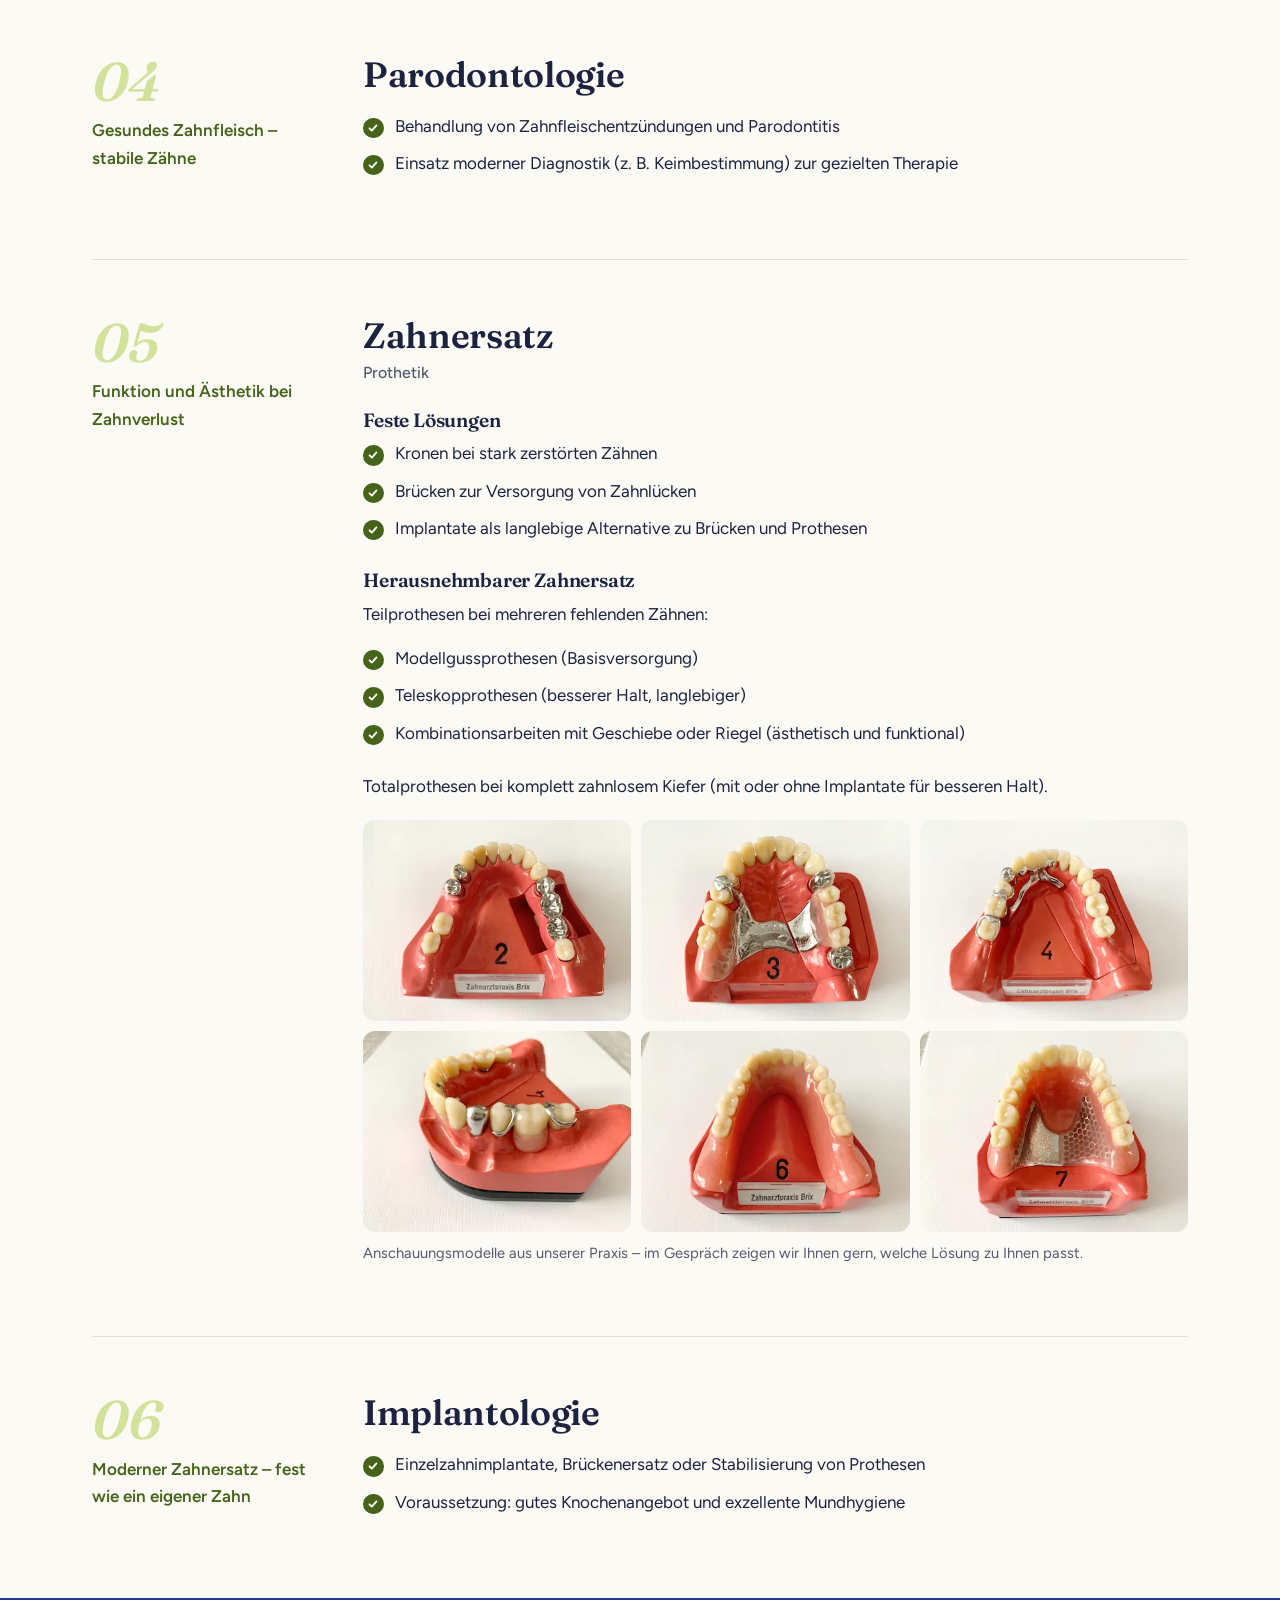
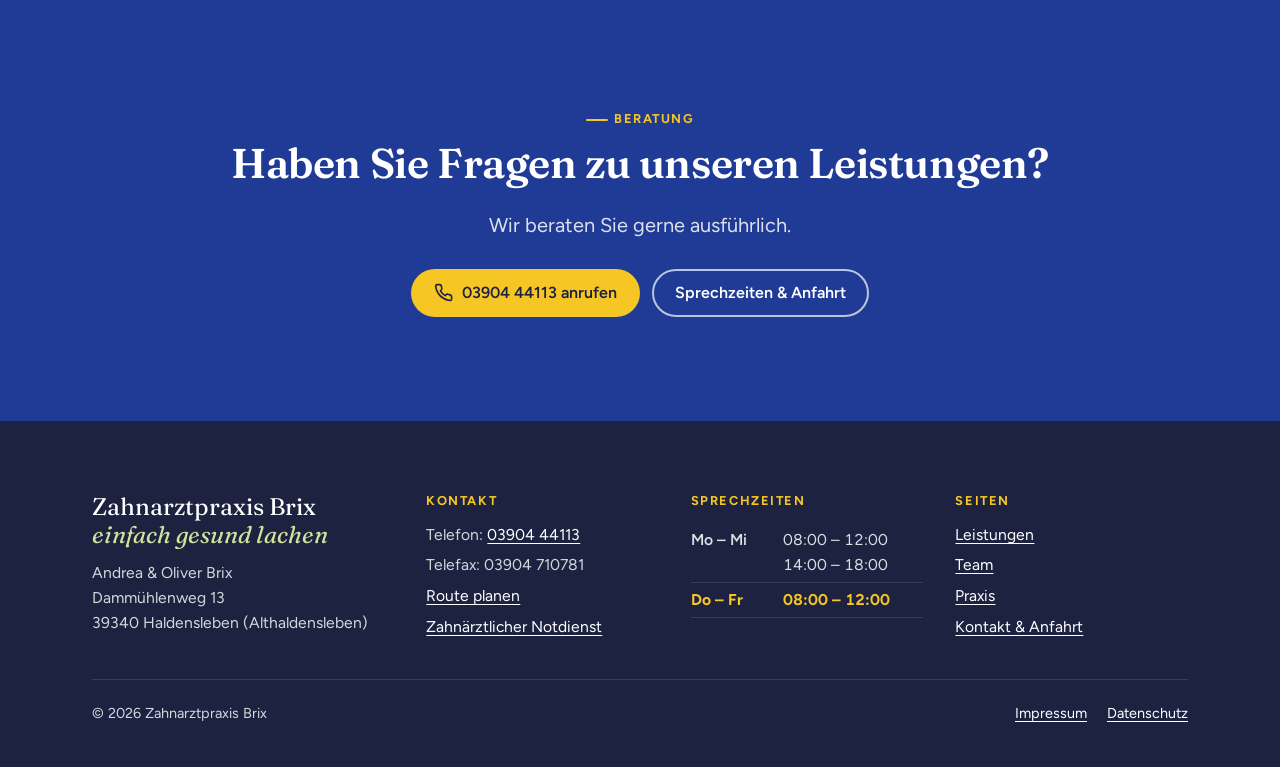
<file: leistungen.html>
<!DOCTYPE html>
<html lang="de">
<head>
  <meta charset="utf-8">
  <meta name="viewport" content="width=device-width, initial-scale=1">
  <title>Leistungen – Zahnarztpraxis Brix, Haldensleben</title>
  <meta name="description" content="Prophylaxe, Zahnerhaltung, Wurzelbehandlungen, Parodontologie, Zahnersatz und Implantologie in der Zahnarztpraxis Brix in Haldensleben.">
  <link rel="canonical" href="https://www.zahnarztpraxis-brix.com/leistungen.html">
  <meta property="og:type" content="website">
  <meta property="og:locale" content="de_DE">
  <meta property="og:title" content="Leistungen – Zahnarztpraxis Brix, Haldensleben">
  <meta property="og:description" content="Prophylaxe, Zahnerhaltung, Wurzelbehandlungen, Parodontologie, Zahnersatz und Implantologie in der Zahnarztpraxis Brix in Haldensleben.">
  <meta property="og:image" content="https://www.zahnarztpraxis-brix.com/assets/img/og-brix.jpg">
  <meta name="theme-color" content="#1f3b95">
  <link rel="icon" href="favicon.png" type="image/png">
  <link rel="apple-touch-icon" href="apple-touch-icon.png">
  <link rel="preload" href="assets/fonts/fraunces-latin-wght-normal.woff2" as="font" type="font/woff2" crossorigin>
  <link rel="preload" href="assets/fonts/figtree-latin-wght-normal.woff2" as="font" type="font/woff2" crossorigin>
  <link rel="stylesheet" href="assets/site.css">
</head>
<body>
<!-- @header -->
<script>
  /* vorläufig: Farbvarianten vergleichen (?farbe=a|b|c|d|e) */
  (function () {
    var f = new URLSearchParams(location.search).get("farbe");
    try { if (f) sessionStorage.setItem("farbe", f); else f = sessionStorage.getItem("farbe"); } catch (e) {}
    if (f && f !== "a") document.documentElement.dataset.farbe = f;
  })();
</script>
<div class="farbwahl" aria-label="Farbvariante wählen">Farben
  <a href="?farbe=a" data-f="a">A</a><a href="?farbe=b" data-f="b">B</a><a href="?farbe=c" data-f="c">C</a><a href="?farbe=d" data-f="d">D</a><a href="?farbe=e" data-f="e">E</a>
</div>
<script>
  document.querySelectorAll(".farbwahl a").forEach(function (a) {
    a.setAttribute("aria-current", String((document.documentElement.dataset.farbe || "a") === a.dataset.f));
  });
</script>
<a class="skip" href="#inhalt">Zum Inhalt springen</a>
<header class="site-header">
  <div class="wrap header__inner">
    <a class="brand" href="index.html" aria-label="Zahnarztpraxis Brix – zur Startseite">
      <img src="assets/img/logo-320.webp" srcset="assets/img/logo-320.webp 1x, assets/img/logo-640.webp 2x" width="320" height="84" alt="Zahnarztpraxis Brix – einfach gesund lachen">
    </a>
    <nav class="nav" id="hauptmenue" aria-label="Hauptmenü">
      <ul>
        <li><a class="nav__link" href="index.html">Start</a></li>
        <li><a class="nav__link" href="leistungen.html" aria-current="page">Leistungen</a></li>
        <li><a class="nav__link" href="team.html">Team</a></li>
        <li><a class="nav__link" href="praxis.html">Praxis</a></li>
        <li><a class="nav__link" href="kontakt.html">Kontakt &amp; Anfahrt</a></li>
      </ul>
      <div class="nav__extra">
        <a class="btn btn--primary" href="tel:+49390444113"><svg viewBox="0 0 24 24" fill="none" stroke="currentColor" stroke-width="2" stroke-linecap="round" stroke-linejoin="round" aria-hidden="true"><path d="M22 16.9v3a2 2 0 0 1-2.2 2 19.8 19.8 0 0 1-8.6-3.1 19.5 19.5 0 0 1-6-6A19.8 19.8 0 0 1 2.1 4.2 2 2 0 0 1 4.1 2h3a2 2 0 0 1 2 1.7c.1.9.4 1.8.7 2.7a2 2 0 0 1-.5 2.1L8 9.8a16 16 0 0 0 6 6l1.3-1.3a2 2 0 0 1 2.1-.4c.9.3 1.8.6 2.7.7a2 2 0 0 1 1.7 2z"/></svg>Termin: 03904 44113</a>
        <a class="btn btn--ghost" href="https://www.google.com/maps/dir/?api=1&amp;destination=Damm%C3%BChlenweg%2013%2C%2039340%20Haldensleben" target="_blank" rel="noopener"><svg viewBox="0 0 24 24" fill="none" stroke="currentColor" stroke-width="2" stroke-linecap="round" stroke-linejoin="round" aria-hidden="true"><path d="M20 10c0 6-8 12-8 12S4 16 4 10a8 8 0 0 1 16 0z"/><circle cx="12" cy="10" r="3"/></svg>Route planen</a>
        <p>Dammühlenweg 13, 39340 Haldensleben (Althaldensleben)</p>
        <p data-open-status></p>
      </div>
    </nav>
    <button class="menu-toggle" type="button" aria-expanded="false" aria-controls="hauptmenue"><span class="menu-toggle__bars" aria-hidden="true"><span></span></span><span class="menu-toggle__label">Menü</span></button>
    <a class="btn btn--primary header__call" href="tel:+49390444113" aria-label="Anrufen: 03904 44113"><svg viewBox="0 0 24 24" fill="none" stroke="currentColor" stroke-width="2" stroke-linecap="round" stroke-linejoin="round" aria-hidden="true"><path d="M22 16.9v3a2 2 0 0 1-2.2 2 19.8 19.8 0 0 1-8.6-3.1 19.5 19.5 0 0 1-6-6A19.8 19.8 0 0 1 2.1 4.2 2 2 0 0 1 4.1 2h3a2 2 0 0 1 2 1.7c.1.9.4 1.8.7 2.7a2 2 0 0 1-.5 2.1L8 9.8a16 16 0 0 0 6 6l1.3-1.3a2 2 0 0 1 2.1-.4c.9.3 1.8.6 2.7.7a2 2 0 0 1 1.7 2z"/></svg><span>03904 44113</span></a>
  </div>
</header>
<!-- /@header -->

<main id="inhalt">
  <section class="page-head">
    <div class="wrap">
      <p class="breadcrumb"><a href="index.html">Start</a> / Leistungen</p>
      <h1>Unsere Leistungen</h1>
      <p class="lead">Zahnmedizin für die ganze Familie – von der Prophylaxe bis zum Zahnersatz.</p>
      <ul class="toc" aria-label="Zu den Leistungen springen">
        <li><a href="#prophylaxe">Prophylaxe</a></li>
        <li><a href="#zahnerhaltung">Zahnerhaltung</a></li>
        <li><a href="#wurzelbehandlung">Wurzelbehandlungen</a></li>
        <li><a href="#parodontologie">Parodontologie</a></li>
        <li><a href="#zahnersatz">Zahnersatz</a></li>
        <li><a href="#implantologie">Implantologie</a></li>
      </ul>
    </div>
  </section>

  <div class="wrap">
    <section class="service" id="prophylaxe" aria-labelledby="h-prophylaxe">
      <div class="service__side"><span class="service__num">01</span><p>Gesunde Zähne von Anfang an</p></div>
      <div>
        <h2 id="h-prophylaxe">Prophylaxe &amp; Prävention</h2>
        <ul class="checks">
          <li>Professionelle Zahnreinigung mit Ultraschall, Airflow und Bürstenreinigung (für Erwachsene)</li>
          <li>Fissurenversiegelung bei Kindern zum Schutz der Kauflächen</li>
          <li>Aufklärung über Zahnhygiene und Ernährung – besonders wichtig bei Kindern</li>
          <li>Frühzeitiges Erkennen von Zahnfehlstellungen und Kieferproblemen</li>
          <li>Bleaching</li>
        </ul>
        <p class="note">Regelmäßige Prophylaxe spart Zeit, Schmerzen und Kosten – für ein strahlendes Lächeln!</p>
      </div>
    </section>

    <section class="service" id="zahnerhaltung" aria-labelledby="h-zahnerhaltung">
      <div class="service__side"><span class="service__num">02</span><p>Wenn der Zahn erhalten werden kann</p></div>
      <div>
        <h2 id="h-zahnerhaltung">Zahnerhaltung <small>Konservierende Zahnheilkunde</small></h2>
        <ul class="checks">
          <li>Moderne Füllmaterialien: Komposit (Kunststoff), Keramik, Gold (kein Amalgam mehr)</li>
          <li>Ästhetische Lösungen je nach Wunsch und Zahnsituation</li>
          <li>Individuelle Beratung zur Materialwahl und möglichen Zuzahlungen</li>
        </ul>
      </div>
    </section>

    <section class="service" id="wurzelbehandlung" aria-labelledby="h-wurzel">
      <div class="service__side"><span class="service__num">03</span><p>Zahnerhalt trotz Entzündung</p></div>
      <div>
        <h2 id="h-wurzel">Wurzelbehandlungen <small>Endodontie</small></h2>
        <ul class="checks">
          <li>Wurzelkanalbehandlung bei tiefergehender Karies oder Zahntrauma</li>
          <li>Wurzelspitzenresektion bei komplizierten Entzündungen</li>
        </ul>
        <p class="note">Ziel: Den natürlichen Zahn möglichst lange erhalten.</p>
      </div>
    </section>

    <section class="service" id="parodontologie" aria-labelledby="h-paro">
      <div class="service__side"><span class="service__num">04</span><p>Gesundes Zahnfleisch – stabile Zähne</p></div>
      <div>
        <h2 id="h-paro">Parodontologie</h2>
        <ul class="checks">
          <li>Behandlung von Zahnfleischentzündungen und Parodontitis</li>
          <li>Einsatz moderner Diagnostik (z.&nbsp;B. Keimbestimmung) zur gezielten Therapie</li>
        </ul>
      </div>
    </section>

    <section class="service" id="zahnersatz" aria-labelledby="h-ersatz">
      <div class="service__side"><span class="service__num">05</span><p>Funktion und Ästhetik bei Zahnverlust</p></div>
      <div>
        <h2 id="h-ersatz">Zahnersatz <small>Prothetik</small></h2>
        <h3>Feste Lösungen</h3>
        <ul class="checks">
          <li>Kronen bei stark zerstörten Zähnen</li>
          <li>Brücken zur Versorgung von Zahnlücken</li>
          <li>Implantate als langlebige Alternative zu Brücken und Prothesen</li>
        </ul>
        <h3>Herausnehmbarer Zahnersatz</h3>
        <p>Teilprothesen bei mehreren fehlenden Zähnen:</p>
        <ul class="checks">
          <li>Modellgussprothesen (Basisversorgung)</li>
          <li>Teleskopprothesen (besserer Halt, langlebiger)</li>
          <li>Kombinationsarbeiten mit Geschiebe oder Riegel (ästhetisch und funktional)</li>
        </ul>
        <p>Totalprothesen bei komplett zahnlosem Kiefer (mit oder ohne Implantate für besseren Halt).</p>
        <div class="models" aria-label="Anschauungsmodelle">
          <figure><img src="assets/img/modell-2-400.webp" width="400" height="300" alt="Kiefermodell mit Kronen und Brücke" loading="lazy"></figure>
          <figure><img src="assets/img/modell-3-400.webp" width="400" height="300" alt="Kiefermodell mit einer Teilprothese auf Metallgerüst" loading="lazy"></figure>
          <figure><img src="assets/img/modell-4-400.webp" width="400" height="300" alt="Kiefermodell mit herausnehmbarem Zahnersatz" loading="lazy"></figure>
          <figure><img src="assets/img/modell-4j-400.webp" width="400" height="300" alt="Kiefermodell mit überkronten Pfeilerzähnen" loading="lazy"></figure>
          <figure><img src="assets/img/modell-6-400.webp" width="400" height="300" alt="Kiefermodell mit Vollprothese" loading="lazy"></figure>
          <figure><img src="assets/img/modell-7-400.webp" width="400" height="300" alt="Kiefermodell mit Prothese auf Metallbasis" loading="lazy"></figure>
        </div>
        <p style="margin-top:10px;color:var(--muted);font-size:.92rem">Anschauungsmodelle aus unserer Praxis – im Gespräch zeigen wir Ihnen gern, welche Lösung zu Ihnen passt.</p>
      </div>
    </section>

    <section class="service" id="implantologie" aria-labelledby="h-impl">
      <div class="service__side"><span class="service__num">06</span><p>Moderner Zahnersatz – fest wie ein eigener Zahn</p></div>
      <div>
        <h2 id="h-impl">Implantologie</h2>
        <ul class="checks">
          <li>Einzelzahnimplantate, Brückenersatz oder Stabilisierung von Prothesen</li>
          <li>Voraussetzung: gutes Knochenangebot und exzellente Mundhygiene</li>
        </ul>
      </div>
    </section>
  </div>

  <section class="section section--cobalt cta">
    <div class="wrap">
      <p class="eyebrow">Beratung</p>
      <h2>Haben Sie Fragen zu unseren Leistungen?</h2>
      <p class="lead">Wir beraten Sie gerne ausführlich.</p>
      <div class="btn-row">
        <a class="btn btn--sun" href="tel:+49390444113"><svg viewBox="0 0 24 24" fill="none" stroke="currentColor" stroke-width="2" stroke-linecap="round" stroke-linejoin="round" aria-hidden="true"><path d="M22 16.9v3a2 2 0 0 1-2.2 2 19.8 19.8 0 0 1-8.6-3.1 19.5 19.5 0 0 1-6-6A19.8 19.8 0 0 1 2.1 4.2 2 2 0 0 1 4.1 2h3a2 2 0 0 1 2 1.7c.1.9.4 1.8.7 2.7a2 2 0 0 1-.5 2.1L8 9.8a16 16 0 0 0 6 6l1.3-1.3a2 2 0 0 1 2.1-.4c.9.3 1.8.6 2.7.7a2 2 0 0 1 1.7 2z"/></svg>03904 44113 anrufen</a>
        <a class="btn btn--light" href="kontakt.html">Sprechzeiten &amp; Anfahrt</a>
      </div>
    </div>
  </section>
</main>

<!-- @footer -->
<footer class="site-footer">
  <div class="wrap">
    <div class="footer__grid">
      <div class="footer__brand">
        <p>Zahnarztpraxis Brix<br><em>einfach gesund lachen</em></p>
        <address>
          Andrea &amp; Oliver Brix<br>
          Dammühlenweg 13<br>
          39340 Haldensleben (Althaldensleben)
        </address>
      </div>
      <div>
        <h2>Kontakt</h2>
        <ul>
          <li>Telefon: <a href="tel:+49390444113">03904 44113</a></li>
          <li>Telefax: 03904 710781</li>
          <li><a href="https://www.google.com/maps/dir/?api=1&amp;destination=Damm%C3%BChlenweg%2013%2C%2039340%20Haldensleben" target="_blank" rel="noopener">Route planen</a></li>
          <li><a href="http://www.zbd-boerdekreis.de/seite/294524/hdl.html" target="_blank" rel="noopener">Zahnärztlicher Notdienst</a></li>
        </ul>
      </div>
      <div>
        <h2>Sprechzeiten</h2>
        <table class="hours hours--compact">
          <tbody>
            <tr data-days="1 2 3"><th scope="row">Mo – Mi</th><td>08:00 – 12:00<br>14:00 – 18:00</td></tr>
            <tr data-days="4 5"><th scope="row">Do – Fr</th><td>08:00 – 12:00</td></tr>
          </tbody>
        </table>
      </div>
      <div>
        <h2>Seiten</h2>
        <ul>
          <li><a href="leistungen.html">Leistungen</a></li>
          <li><a href="team.html">Team</a></li>
          <li><a href="praxis.html">Praxis</a></li>
          <li><a href="kontakt.html">Kontakt &amp; Anfahrt</a></li>
        </ul>
      </div>
    </div>
    <div class="footer__bottom">
      <p>© <span data-year>2025</span> Zahnarztpraxis Brix</p>
      <ul>
        <li><a href="impressum.html">Impressum</a></li>
        <li><a href="datenschutz.html">Datenschutz</a></li>
      </ul>
    </div>
  </div>
</footer>
<nav class="actionbar" aria-label="Schnellzugriff">
  <a class="actionbar__call" href="tel:+49390444113"><svg viewBox="0 0 24 24" fill="none" stroke="currentColor" stroke-width="2" stroke-linecap="round" stroke-linejoin="round" aria-hidden="true"><path d="M22 16.9v3a2 2 0 0 1-2.2 2 19.8 19.8 0 0 1-8.6-3.1 19.5 19.5 0 0 1-6-6A19.8 19.8 0 0 1 2.1 4.2 2 2 0 0 1 4.1 2h3a2 2 0 0 1 2 1.7c.1.9.4 1.8.7 2.7a2 2 0 0 1-.5 2.1L8 9.8a16 16 0 0 0 6 6l1.3-1.3a2 2 0 0 1 2.1-.4c.9.3 1.8.6 2.7.7a2 2 0 0 1 1.7 2z"/></svg>Anrufen</a>
  <a href="https://www.google.com/maps/dir/?api=1&amp;destination=Damm%C3%BChlenweg%2013%2C%2039340%20Haldensleben" target="_blank" rel="noopener"><svg viewBox="0 0 24 24" fill="none" stroke="currentColor" stroke-width="2" stroke-linecap="round" stroke-linejoin="round" aria-hidden="true"><path d="M20 10c0 6-8 12-8 12S4 16 4 10a8 8 0 0 1 16 0z"/><circle cx="12" cy="10" r="3"/></svg>Route</a>
  <a href="kontakt.html#sprechzeiten"><svg viewBox="0 0 24 24" fill="none" stroke="currentColor" stroke-width="2" stroke-linecap="round" stroke-linejoin="round" aria-hidden="true"><circle cx="12" cy="12" r="10"/><path d="M12 6v6l4 2"/></svg>Zeiten</a>
</nav>
<script src="assets/site.js" defer></script>
<!-- /@footer -->
</body>
</html>
</file>
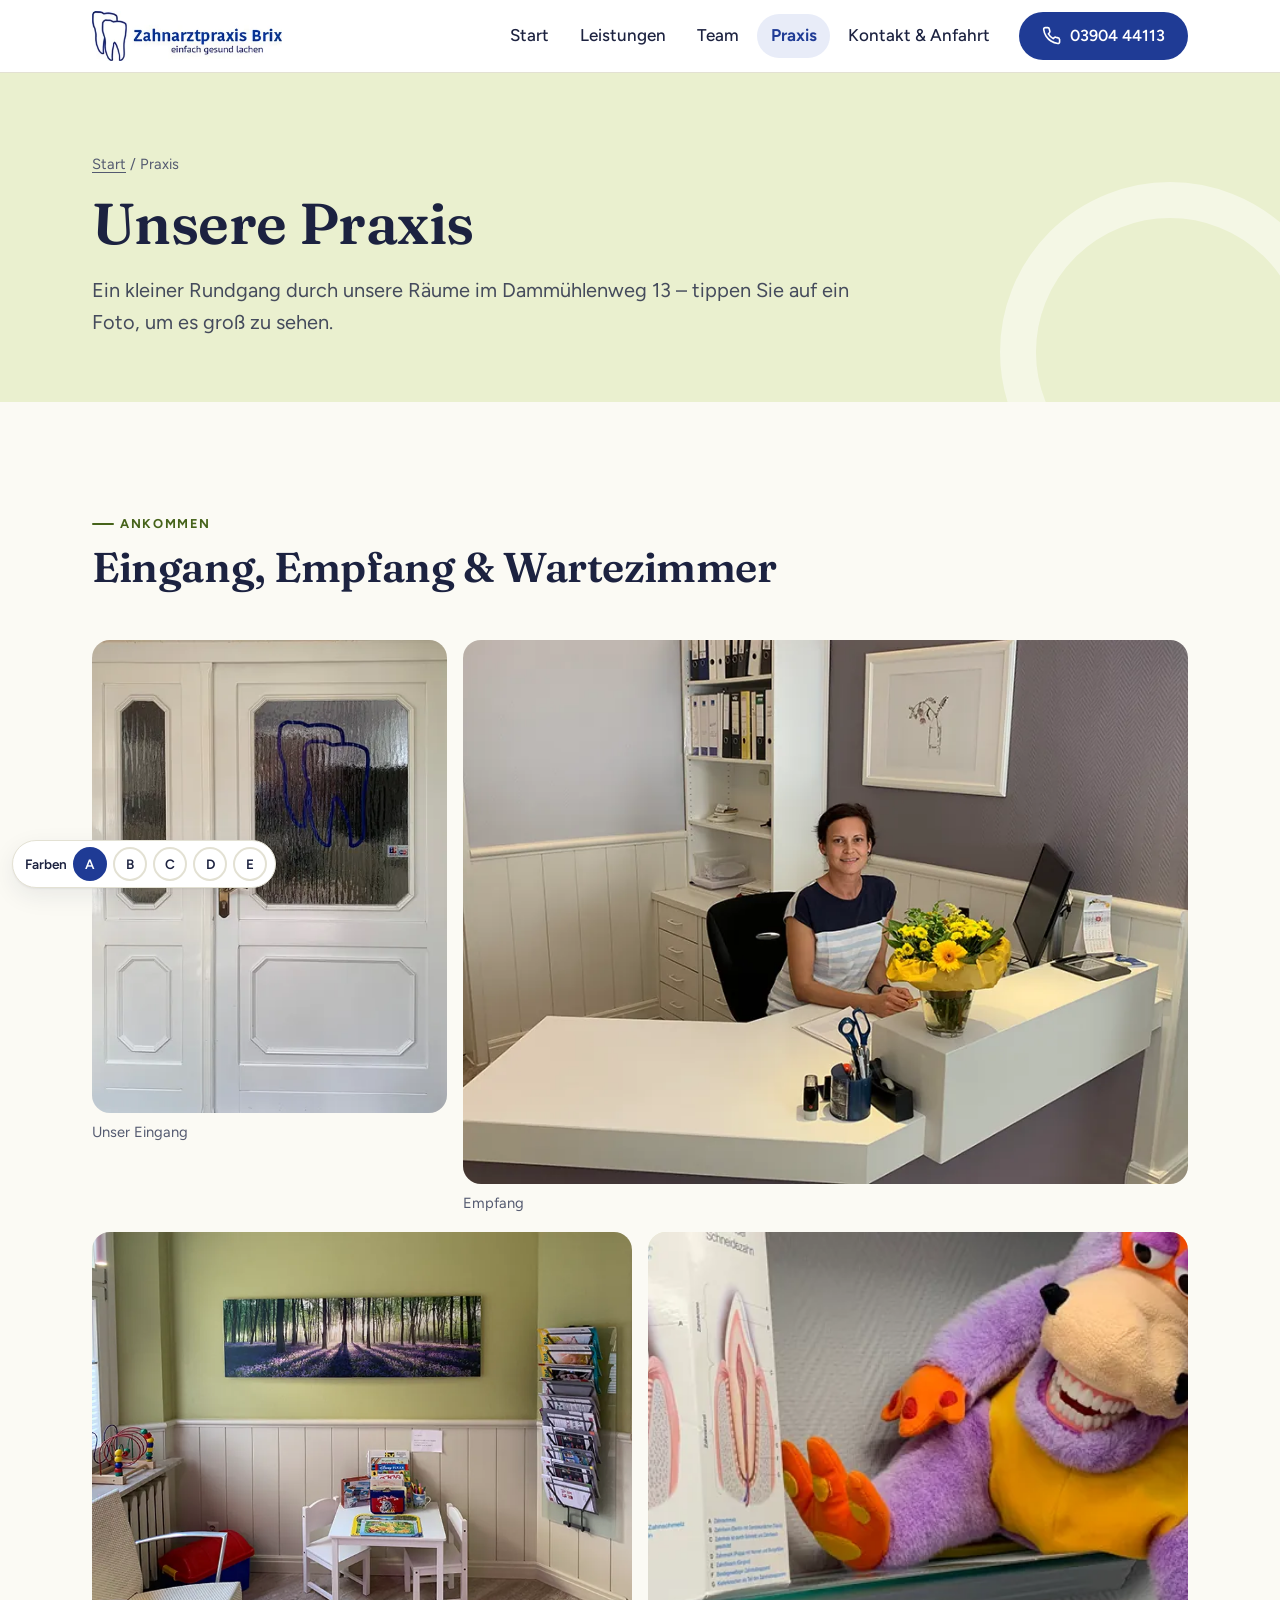
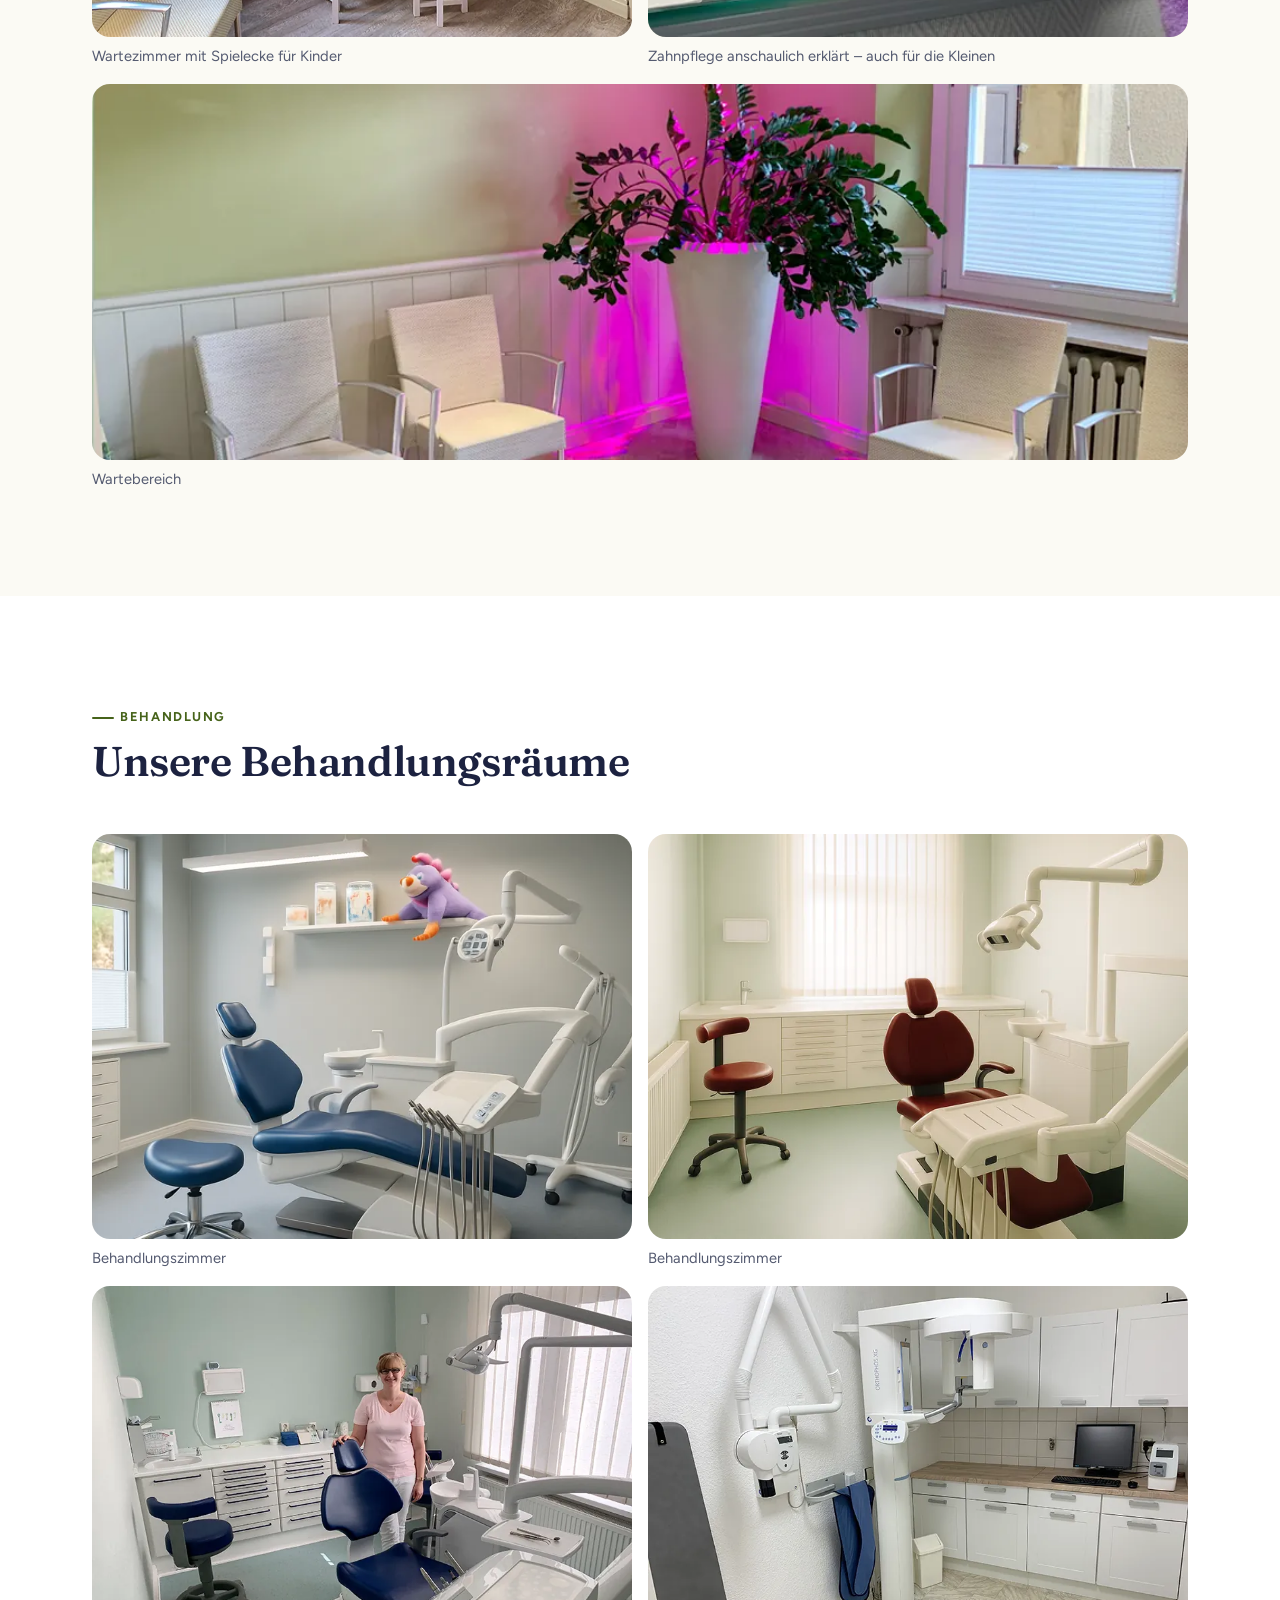
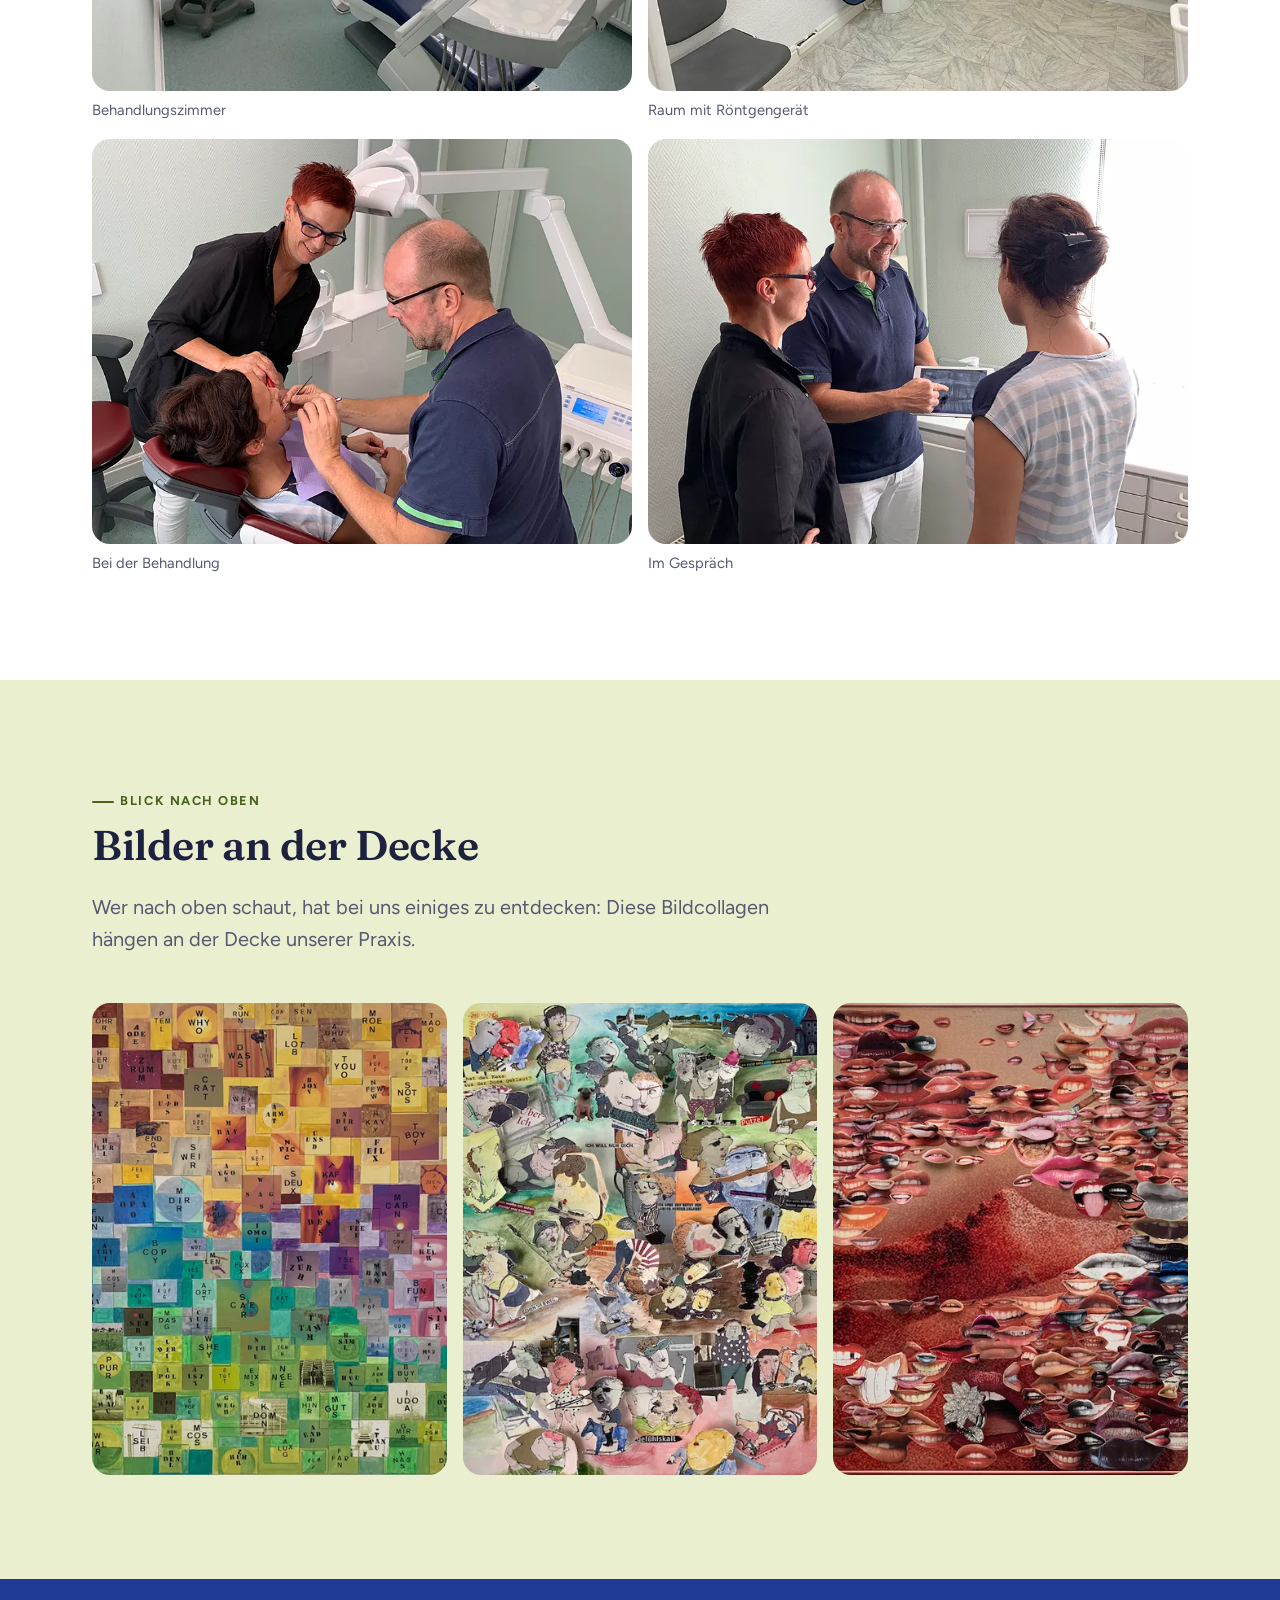
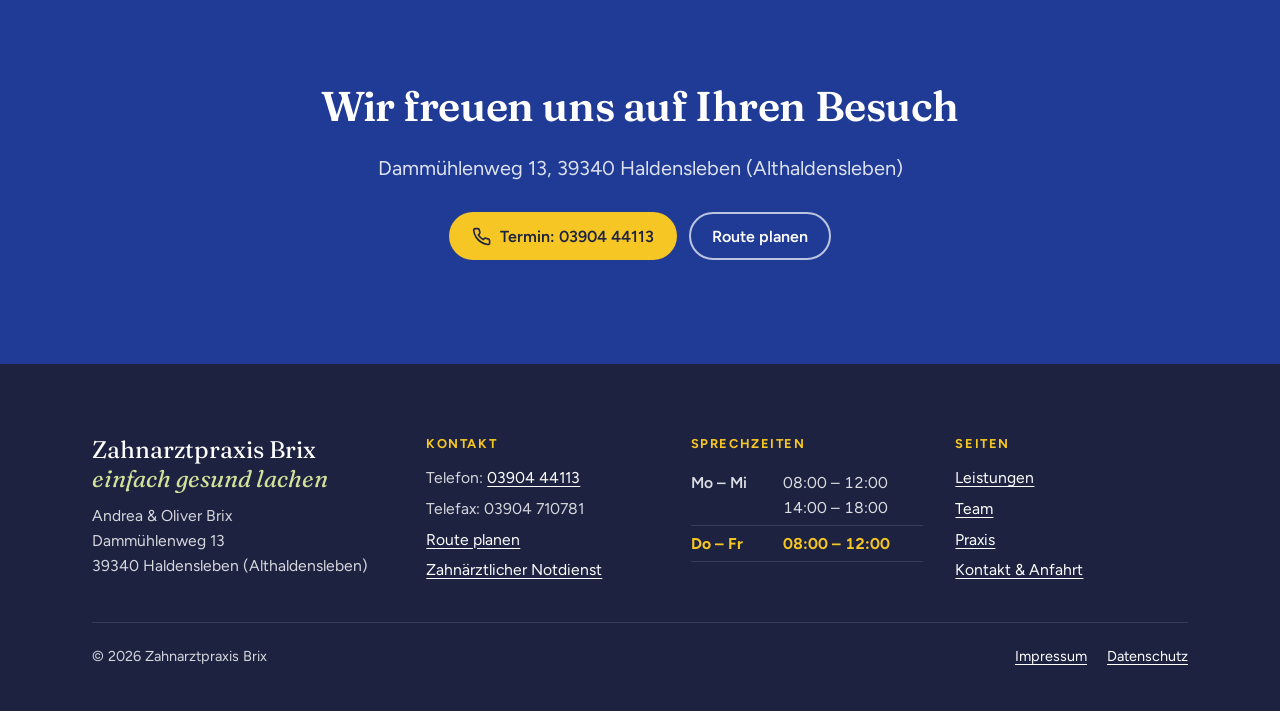
<file: praxis.html>
<!DOCTYPE html>
<html lang="de">
<head>
  <meta charset="utf-8">
  <meta name="viewport" content="width=device-width, initial-scale=1">
  <title>Praxis – Zahnarztpraxis Brix, Haldensleben</title>
  <meta name="description" content="Ein Rundgang in Bildern durch die Zahnarztpraxis Brix im Dammühlenweg 13 in Haldensleben.">
  <link rel="canonical" href="https://www.zahnarztpraxis-brix.com/praxis.html">
  <meta property="og:type" content="website">
  <meta property="og:locale" content="de_DE">
  <meta property="og:title" content="Praxis – Zahnarztpraxis Brix, Haldensleben">
  <meta property="og:description" content="Ein Rundgang in Bildern durch die Zahnarztpraxis Brix im Dammühlenweg 13 in Haldensleben.">
  <meta property="og:image" content="https://www.zahnarztpraxis-brix.com/assets/img/og-brix.jpg">
  <meta name="theme-color" content="#1f3b95">
  <link rel="icon" href="favicon.png" type="image/png">
  <link rel="apple-touch-icon" href="apple-touch-icon.png">
  <link rel="preload" href="assets/fonts/fraunces-latin-wght-normal.woff2" as="font" type="font/woff2" crossorigin>
  <link rel="preload" href="assets/fonts/figtree-latin-wght-normal.woff2" as="font" type="font/woff2" crossorigin>
  <link rel="stylesheet" href="assets/site.css">
</head>
<body>
<!-- @header -->
<script>
  /* vorläufig: Farbvarianten vergleichen (?farbe=a|b|c|d|e) */
  (function () {
    var f = new URLSearchParams(location.search).get("farbe");
    try { if (f) sessionStorage.setItem("farbe", f); else f = sessionStorage.getItem("farbe"); } catch (e) {}
    if (f && f !== "a") document.documentElement.dataset.farbe = f;
  })();
</script>
<div class="farbwahl" aria-label="Farbvariante wählen">Farben
  <a href="?farbe=a" data-f="a">A</a><a href="?farbe=b" data-f="b">B</a><a href="?farbe=c" data-f="c">C</a><a href="?farbe=d" data-f="d">D</a><a href="?farbe=e" data-f="e">E</a>
</div>
<script>
  document.querySelectorAll(".farbwahl a").forEach(function (a) {
    a.setAttribute("aria-current", String((document.documentElement.dataset.farbe || "a") === a.dataset.f));
  });
</script>
<a class="skip" href="#inhalt">Zum Inhalt springen</a>
<header class="site-header">
  <div class="wrap header__inner">
    <a class="brand" href="index.html" aria-label="Zahnarztpraxis Brix – zur Startseite">
      <img src="assets/img/logo-320.webp" srcset="assets/img/logo-320.webp 1x, assets/img/logo-640.webp 2x" width="320" height="84" alt="Zahnarztpraxis Brix – einfach gesund lachen">
    </a>
    <nav class="nav" id="hauptmenue" aria-label="Hauptmenü">
      <ul>
        <li><a class="nav__link" href="index.html">Start</a></li>
        <li><a class="nav__link" href="leistungen.html">Leistungen</a></li>
        <li><a class="nav__link" href="team.html">Team</a></li>
        <li><a class="nav__link" href="praxis.html" aria-current="page">Praxis</a></li>
        <li><a class="nav__link" href="kontakt.html">Kontakt &amp; Anfahrt</a></li>
      </ul>
      <div class="nav__extra">
        <a class="btn btn--primary" href="tel:+49390444113"><svg viewBox="0 0 24 24" fill="none" stroke="currentColor" stroke-width="2" stroke-linecap="round" stroke-linejoin="round" aria-hidden="true"><path d="M22 16.9v3a2 2 0 0 1-2.2 2 19.8 19.8 0 0 1-8.6-3.1 19.5 19.5 0 0 1-6-6A19.8 19.8 0 0 1 2.1 4.2 2 2 0 0 1 4.1 2h3a2 2 0 0 1 2 1.7c.1.9.4 1.8.7 2.7a2 2 0 0 1-.5 2.1L8 9.8a16 16 0 0 0 6 6l1.3-1.3a2 2 0 0 1 2.1-.4c.9.3 1.8.6 2.7.7a2 2 0 0 1 1.7 2z"/></svg>Termin: 03904 44113</a>
        <a class="btn btn--ghost" href="https://www.google.com/maps/dir/?api=1&amp;destination=Damm%C3%BChlenweg%2013%2C%2039340%20Haldensleben" target="_blank" rel="noopener"><svg viewBox="0 0 24 24" fill="none" stroke="currentColor" stroke-width="2" stroke-linecap="round" stroke-linejoin="round" aria-hidden="true"><path d="M20 10c0 6-8 12-8 12S4 16 4 10a8 8 0 0 1 16 0z"/><circle cx="12" cy="10" r="3"/></svg>Route planen</a>
        <p>Dammühlenweg 13, 39340 Haldensleben (Althaldensleben)</p>
        <p data-open-status></p>
      </div>
    </nav>
    <button class="menu-toggle" type="button" aria-expanded="false" aria-controls="hauptmenue"><span class="menu-toggle__bars" aria-hidden="true"><span></span></span><span class="menu-toggle__label">Menü</span></button>
    <a class="btn btn--primary header__call" href="tel:+49390444113" aria-label="Anrufen: 03904 44113"><svg viewBox="0 0 24 24" fill="none" stroke="currentColor" stroke-width="2" stroke-linecap="round" stroke-linejoin="round" aria-hidden="true"><path d="M22 16.9v3a2 2 0 0 1-2.2 2 19.8 19.8 0 0 1-8.6-3.1 19.5 19.5 0 0 1-6-6A19.8 19.8 0 0 1 2.1 4.2 2 2 0 0 1 4.1 2h3a2 2 0 0 1 2 1.7c.1.9.4 1.8.7 2.7a2 2 0 0 1-.5 2.1L8 9.8a16 16 0 0 0 6 6l1.3-1.3a2 2 0 0 1 2.1-.4c.9.3 1.8.6 2.7.7a2 2 0 0 1 1.7 2z"/></svg><span>03904 44113</span></a>
  </div>
</header>
<!-- /@header -->

<main id="inhalt">
  <section class="page-head">
    <div class="wrap">
      <p class="breadcrumb"><a href="index.html">Start</a> / Praxis</p>
      <h1>Unsere Praxis</h1>
      <p class="lead">Ein kleiner Rundgang durch unsere Räume im Dammühlenweg 13 – tippen Sie auf ein Foto, um es groß zu sehen.</p>
    </div>
  </section>

  <section class="section">
    <div class="wrap">
      <div class="section-head">
        <p class="eyebrow">Ankommen</p>
        <h2>Eingang, Empfang &amp; Wartezimmer</h2>
      </div>
      <div class="gallery">
        <figure class="g-4 tall">
          <button type="button" data-full="assets/img/eingang-800.webp"><img src="assets/img/eingang-480.webp" width="480" height="551" alt="Weiße Eingangstür mit dem Zahn-Logo im Glas" loading="lazy"></button>
          <figcaption>Unser Eingang</figcaption>
        </figure>
        <figure class="g-8">
          <button type="button" data-full="assets/img/empfang-2-800.webp"><img src="assets/img/empfang-2-800.webp" srcset="assets/img/empfang-2-480.webp 480w, assets/img/empfang-2-800.webp 800w" sizes="(max-width: 859px) 92vw, 760px" width="800" height="600" alt="Empfangstresen mit Sonnenblumen" loading="lazy"></button>
          <figcaption>Empfang</figcaption>
        </figure>
        <figure class="g-6">
          <button type="button" data-full="assets/img/wartezimmer-791.webp"><img src="assets/img/wartezimmer-791.webp" srcset="assets/img/wartezimmer-480.webp 480w, assets/img/wartezimmer-791.webp 791w" sizes="(max-width: 859px) 92vw, 560px" width="791" height="593" alt="Wartezimmer mit Kindertisch, Spielzeug und Zeitschriften" loading="lazy"></button>
          <figcaption>Wartezimmer mit Spielecke für Kinder</figcaption>
        </figure>
        <figure class="g-6">
          <button type="button" data-full="assets/img/kinderecke-980.webp"><img src="assets/img/kinderecke-980.webp" srcset="assets/img/kinderecke-480.webp 480w, assets/img/kinderecke-980.webp 980w" sizes="(max-width: 859px) 92vw, 560px" width="980" height="336" alt="Regal mit Informationsmaterial zur Kinderzahnpflege und einem Plüschtier mit großem Gebiss" loading="lazy" style="object-position: 60% 50%"></button>
          <figcaption>Zahnpflege anschaulich erklärt – auch für die Kleinen</figcaption>
        </figure>
        <figure class="g-12 wide">
          <button type="button" data-full="assets/img/wartebereich-980.webp"><img src="assets/img/wartebereich-980.webp" srcset="assets/img/wartebereich-480.webp 480w, assets/img/wartebereich-980.webp 980w" sizes="(max-width: 1160px) 92vw, 1100px" width="980" height="336" alt="Wartebereich mit hellen Stühlen und einer großen Pflanze" loading="lazy"></button>
          <figcaption>Wartebereich</figcaption>
        </figure>
      </div>
    </div>
  </section>

  <section class="section section--white">
    <div class="wrap">
      <div class="section-head">
        <p class="eyebrow">Behandlung</p>
        <h2>Unsere Behandlungsräume</h2>
      </div>
      <div class="gallery">
        <figure class="g-6">
          <button type="button" data-full="assets/img/raum-blau-1200.webp"><img src="assets/img/raum-blau-800.webp" srcset="assets/img/raum-blau-480.webp 480w, assets/img/raum-blau-800.webp 800w" sizes="(max-width: 859px) 92vw, 560px" width="800" height="533" alt="Behandlungszimmer mit blauem Behandlungsstuhl" loading="lazy"></button>
          <figcaption>Behandlungszimmer</figcaption>
        </figure>
        <figure class="g-6">
          <button type="button" data-full="assets/img/raum-rot-1200.webp"><img src="assets/img/raum-rot-800.webp" srcset="assets/img/raum-rot-480.webp 480w, assets/img/raum-rot-800.webp 800w" sizes="(max-width: 859px) 92vw, 560px" width="800" height="533" alt="Behandlungszimmer mit rotem Behandlungsstuhl" loading="lazy"></button>
          <figcaption>Behandlungszimmer</figcaption>
        </figure>
        <figure class="g-6">
          <button type="button" data-full="assets/img/raum-hell-800.webp"><img src="assets/img/raum-hell-800.webp" srcset="assets/img/raum-hell-480.webp 480w, assets/img/raum-hell-800.webp 800w" sizes="(max-width: 859px) 92vw, 560px" width="800" height="600" alt="Helles Behandlungszimmer, eine Mitarbeiterin steht neben dem Stuhl" loading="lazy"></button>
          <figcaption>Behandlungszimmer</figcaption>
        </figure>
        <figure class="g-6">
          <button type="button" data-full="assets/img/roentgen-800.webp"><img src="assets/img/roentgen-800.webp" srcset="assets/img/roentgen-480.webp 480w, assets/img/roentgen-800.webp 800w" sizes="(max-width: 859px) 92vw, 560px" width="800" height="600" alt="Raum mit Röntgengerät" loading="lazy"></button>
          <figcaption>Raum mit Röntgengerät</figcaption>
        </figure>
        <figure class="g-6">
          <button type="button" data-full="assets/img/behandlung-1-800.webp"><img src="assets/img/behandlung-1-800.webp" srcset="assets/img/behandlung-1-480.webp 480w, assets/img/behandlung-1-800.webp 800w" sizes="(max-width: 859px) 92vw, 560px" width="800" height="600" alt="Behandlung durch Oliver Brix mit Assistenz" loading="lazy"></button>
          <figcaption>Bei der Behandlung</figcaption>
        </figure>
        <figure class="g-6">
          <button type="button" data-full="assets/img/beratung-800.webp"><img src="assets/img/beratung-800.webp" srcset="assets/img/beratung-480.webp 480w, assets/img/beratung-800.webp 800w" sizes="(max-width: 859px) 92vw, 560px" width="800" height="600" alt="Oliver Brix im Gespräch in der Praxis" loading="lazy"></button>
          <figcaption>Im Gespräch</figcaption>
        </figure>
      </div>
    </div>
  </section>

  <section class="section section--wall">
    <div class="wrap">
      <div class="section-head">
        <p class="eyebrow">Blick nach oben</p>
        <h2>Bilder an der Decke</h2>
        <p class="lead">Wer nach oben schaut, hat bei uns einiges zu entdecken: Diese Bildcollagen hängen an der Decke unserer Praxis.</p>
      </div>
      <div class="gallery">
        <figure class="g-4 tall">
          <button type="button" data-full="assets/img/collage-1-662.webp"><img src="assets/img/collage-1-480.webp" width="480" height="580" alt="Bunte Collage aus vielen kleinen Quadraten mit Wörtern" loading="lazy"></button>
        </figure>
        <figure class="g-4 tall">
          <button type="button" data-full="assets/img/collage-2-662.webp"><img src="assets/img/collage-2-480.webp" width="480" height="580" alt="Farbenfrohe Collage mit gezeichneten Figuren" loading="lazy"></button>
        </figure>
        <figure class="g-4 tall">
          <button type="button" data-full="assets/img/collage-3-662.webp"><img src="assets/img/collage-3-480.webp" width="480" height="580" alt="Collage aus vielen lachenden Mündern" loading="lazy"></button>
        </figure>
      </div>
    </div>
  </section>

  <section class="section section--cobalt cta">
    <div class="wrap">
      <h2>Wir freuen uns auf Ihren Besuch</h2>
      <p class="lead">Dammühlenweg 13, 39340 Haldensleben (Althaldensleben)</p>
      <div class="btn-row">
        <a class="btn btn--sun" href="tel:+49390444113"><svg viewBox="0 0 24 24" fill="none" stroke="currentColor" stroke-width="2" stroke-linecap="round" stroke-linejoin="round" aria-hidden="true"><path d="M22 16.9v3a2 2 0 0 1-2.2 2 19.8 19.8 0 0 1-8.6-3.1 19.5 19.5 0 0 1-6-6A19.8 19.8 0 0 1 2.1 4.2 2 2 0 0 1 4.1 2h3a2 2 0 0 1 2 1.7c.1.9.4 1.8.7 2.7a2 2 0 0 1-.5 2.1L8 9.8a16 16 0 0 0 6 6l1.3-1.3a2 2 0 0 1 2.1-.4c.9.3 1.8.6 2.7.7a2 2 0 0 1 1.7 2z"/></svg>Termin: 03904 44113</a>
        <a class="btn btn--light" href="https://www.google.com/maps/dir/?api=1&amp;destination=Damm%C3%BChlenweg%2013%2C%2039340%20Haldensleben" target="_blank" rel="noopener">Route planen</a>
      </div>
    </div>
  </section>
</main>

<!-- @footer -->
<footer class="site-footer">
  <div class="wrap">
    <div class="footer__grid">
      <div class="footer__brand">
        <p>Zahnarztpraxis Brix<br><em>einfach gesund lachen</em></p>
        <address>
          Andrea &amp; Oliver Brix<br>
          Dammühlenweg 13<br>
          39340 Haldensleben (Althaldensleben)
        </address>
      </div>
      <div>
        <h2>Kontakt</h2>
        <ul>
          <li>Telefon: <a href="tel:+49390444113">03904 44113</a></li>
          <li>Telefax: 03904 710781</li>
          <li><a href="https://www.google.com/maps/dir/?api=1&amp;destination=Damm%C3%BChlenweg%2013%2C%2039340%20Haldensleben" target="_blank" rel="noopener">Route planen</a></li>
          <li><a href="http://www.zbd-boerdekreis.de/seite/294524/hdl.html" target="_blank" rel="noopener">Zahnärztlicher Notdienst</a></li>
        </ul>
      </div>
      <div>
        <h2>Sprechzeiten</h2>
        <table class="hours hours--compact">
          <tbody>
            <tr data-days="1 2 3"><th scope="row">Mo – Mi</th><td>08:00 – 12:00<br>14:00 – 18:00</td></tr>
            <tr data-days="4 5"><th scope="row">Do – Fr</th><td>08:00 – 12:00</td></tr>
          </tbody>
        </table>
      </div>
      <div>
        <h2>Seiten</h2>
        <ul>
          <li><a href="leistungen.html">Leistungen</a></li>
          <li><a href="team.html">Team</a></li>
          <li><a href="praxis.html">Praxis</a></li>
          <li><a href="kontakt.html">Kontakt &amp; Anfahrt</a></li>
        </ul>
      </div>
    </div>
    <div class="footer__bottom">
      <p>© <span data-year>2025</span> Zahnarztpraxis Brix</p>
      <ul>
        <li><a href="impressum.html">Impressum</a></li>
        <li><a href="datenschutz.html">Datenschutz</a></li>
      </ul>
    </div>
  </div>
</footer>
<nav class="actionbar" aria-label="Schnellzugriff">
  <a class="actionbar__call" href="tel:+49390444113"><svg viewBox="0 0 24 24" fill="none" stroke="currentColor" stroke-width="2" stroke-linecap="round" stroke-linejoin="round" aria-hidden="true"><path d="M22 16.9v3a2 2 0 0 1-2.2 2 19.8 19.8 0 0 1-8.6-3.1 19.5 19.5 0 0 1-6-6A19.8 19.8 0 0 1 2.1 4.2 2 2 0 0 1 4.1 2h3a2 2 0 0 1 2 1.7c.1.9.4 1.8.7 2.7a2 2 0 0 1-.5 2.1L8 9.8a16 16 0 0 0 6 6l1.3-1.3a2 2 0 0 1 2.1-.4c.9.3 1.8.6 2.7.7a2 2 0 0 1 1.7 2z"/></svg>Anrufen</a>
  <a href="https://www.google.com/maps/dir/?api=1&amp;destination=Damm%C3%BChlenweg%2013%2C%2039340%20Haldensleben" target="_blank" rel="noopener"><svg viewBox="0 0 24 24" fill="none" stroke="currentColor" stroke-width="2" stroke-linecap="round" stroke-linejoin="round" aria-hidden="true"><path d="M20 10c0 6-8 12-8 12S4 16 4 10a8 8 0 0 1 16 0z"/><circle cx="12" cy="10" r="3"/></svg>Route</a>
  <a href="kontakt.html#sprechzeiten"><svg viewBox="0 0 24 24" fill="none" stroke="currentColor" stroke-width="2" stroke-linecap="round" stroke-linejoin="round" aria-hidden="true"><circle cx="12" cy="12" r="10"/><path d="M12 6v6l4 2"/></svg>Zeiten</a>
</nav>
<script src="assets/site.js" defer></script>
<!-- /@footer -->
</body>
</html>
</file>
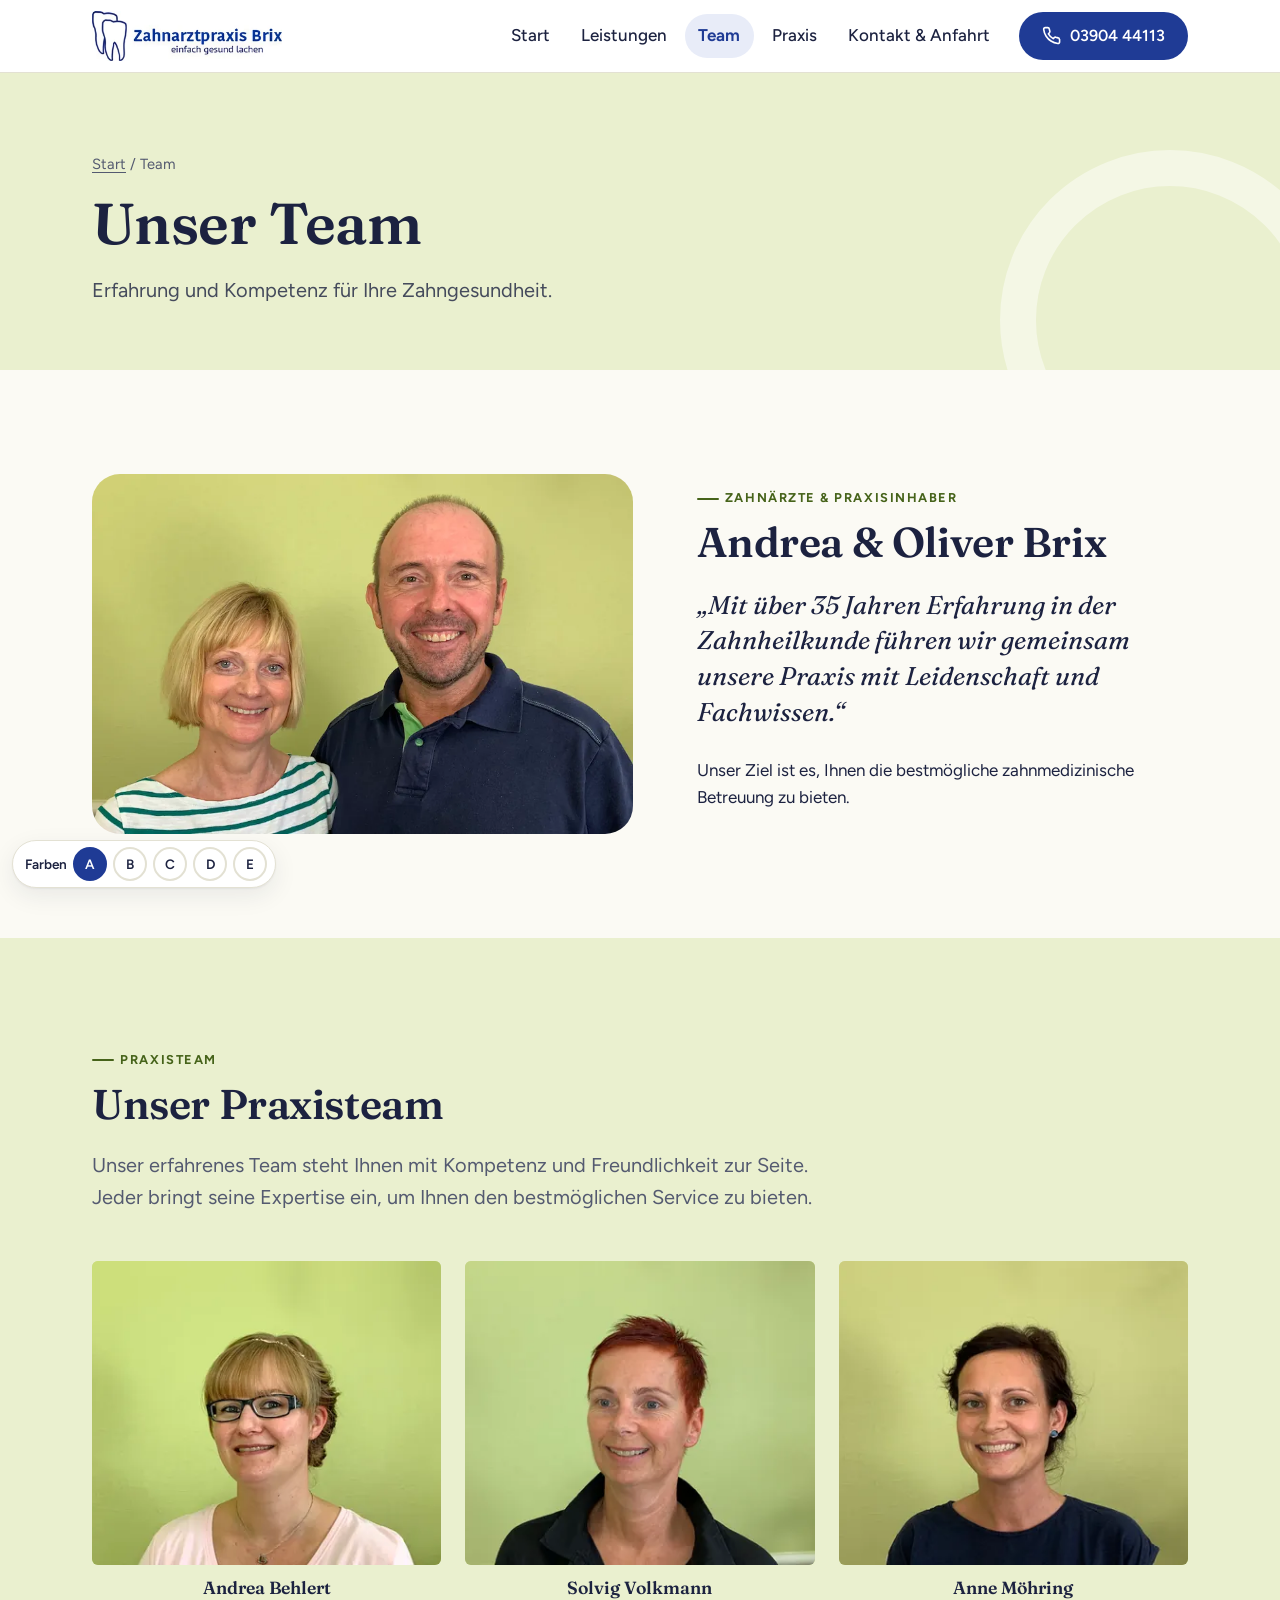
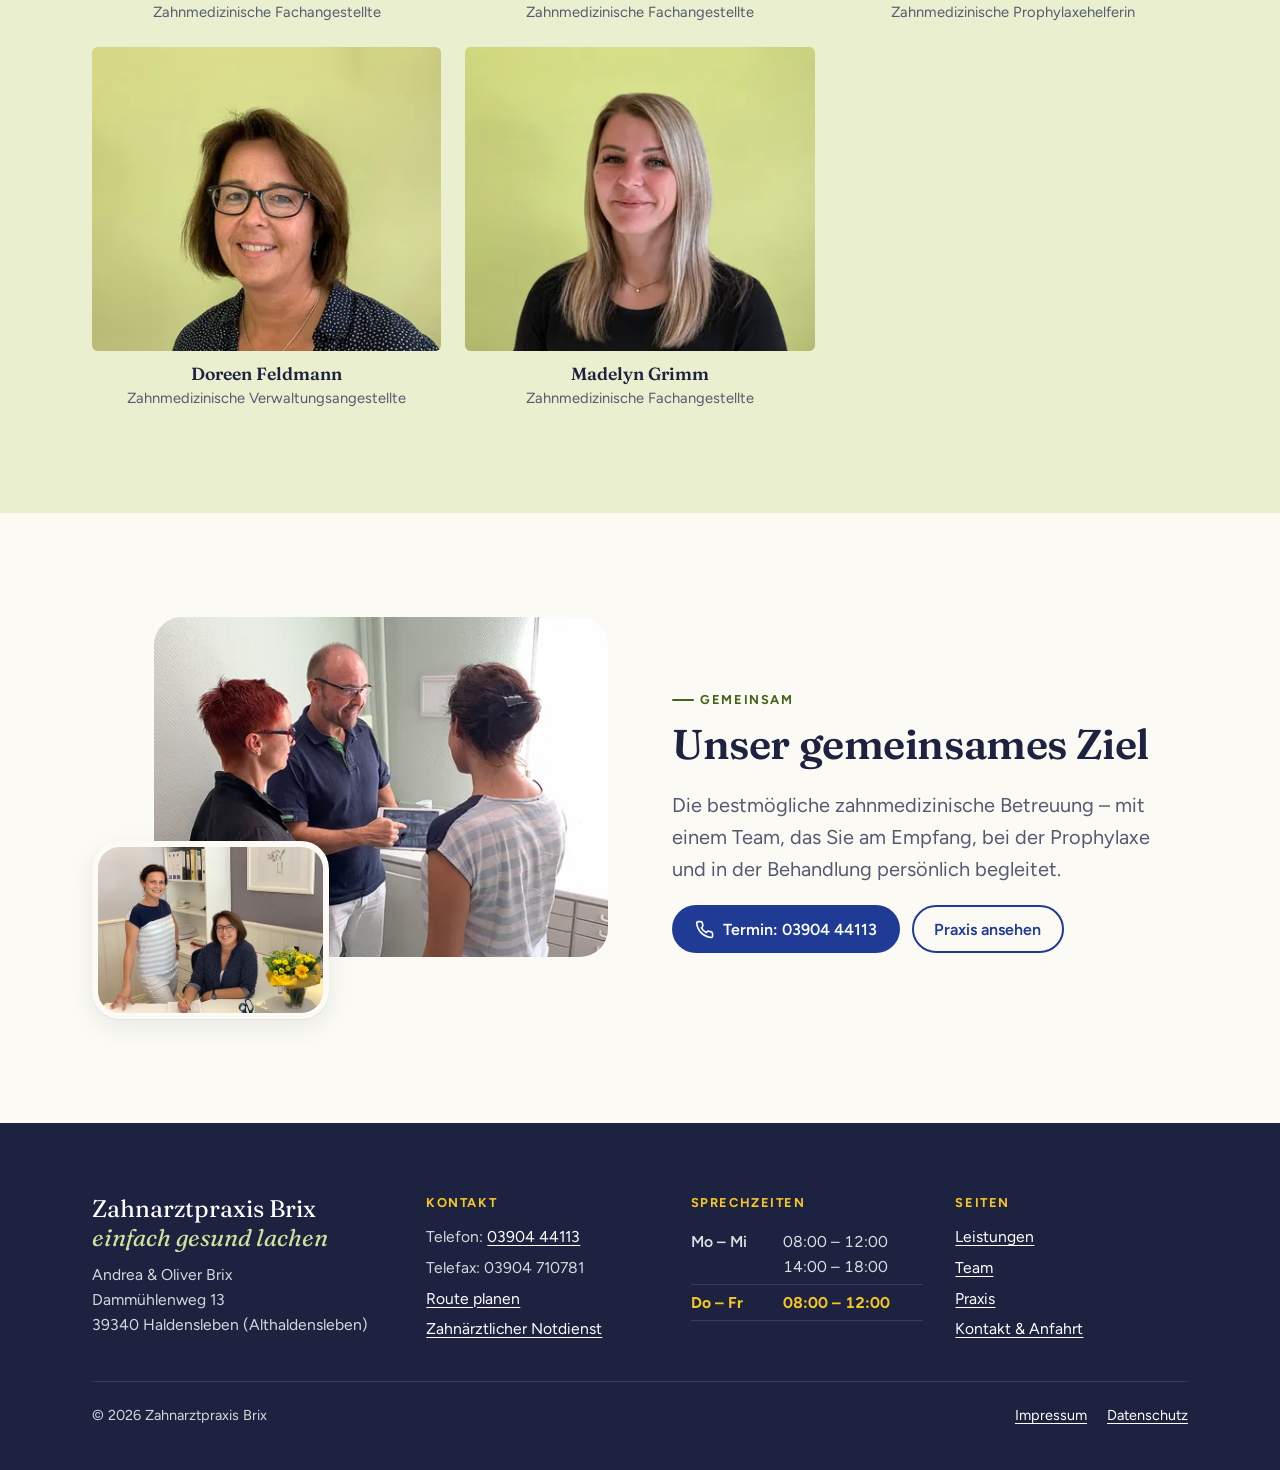
<file: team.html>
<!DOCTYPE html>
<html lang="de">
<head>
  <meta charset="utf-8">
  <meta name="viewport" content="width=device-width, initial-scale=1">
  <title>Team – Zahnarztpraxis Brix, Haldensleben</title>
  <meta name="description" content="Andrea und Oliver Brix und ihr Praxisteam in Haldensleben-Althaldensleben.">
  <link rel="canonical" href="https://www.zahnarztpraxis-brix.com/team.html">
  <meta property="og:type" content="website">
  <meta property="og:locale" content="de_DE">
  <meta property="og:title" content="Team – Zahnarztpraxis Brix, Haldensleben">
  <meta property="og:description" content="Andrea und Oliver Brix und ihr Praxisteam in Haldensleben-Althaldensleben.">
  <meta property="og:image" content="https://www.zahnarztpraxis-brix.com/assets/img/og-brix.jpg">
  <meta name="theme-color" content="#1f3b95">
  <link rel="icon" href="favicon.png" type="image/png">
  <link rel="apple-touch-icon" href="apple-touch-icon.png">
  <link rel="preload" href="assets/fonts/fraunces-latin-wght-normal.woff2" as="font" type="font/woff2" crossorigin>
  <link rel="preload" href="assets/fonts/figtree-latin-wght-normal.woff2" as="font" type="font/woff2" crossorigin>
  <link rel="stylesheet" href="assets/site.css">
</head>
<body>
<!-- @header -->
<script>
  /* vorläufig: Farbvarianten vergleichen (?farbe=a|b|c|d|e) */
  (function () {
    var f = new URLSearchParams(location.search).get("farbe");
    try { if (f) sessionStorage.setItem("farbe", f); else f = sessionStorage.getItem("farbe"); } catch (e) {}
    if (f && f !== "a") document.documentElement.dataset.farbe = f;
  })();
</script>
<div class="farbwahl" aria-label="Farbvariante wählen">Farben
  <a href="?farbe=a" data-f="a">A</a><a href="?farbe=b" data-f="b">B</a><a href="?farbe=c" data-f="c">C</a><a href="?farbe=d" data-f="d">D</a><a href="?farbe=e" data-f="e">E</a>
</div>
<script>
  document.querySelectorAll(".farbwahl a").forEach(function (a) {
    a.setAttribute("aria-current", String((document.documentElement.dataset.farbe || "a") === a.dataset.f));
  });
</script>
<a class="skip" href="#inhalt">Zum Inhalt springen</a>
<header class="site-header">
  <div class="wrap header__inner">
    <a class="brand" href="index.html" aria-label="Zahnarztpraxis Brix – zur Startseite">
      <img src="assets/img/logo-320.webp" srcset="assets/img/logo-320.webp 1x, assets/img/logo-640.webp 2x" width="320" height="84" alt="Zahnarztpraxis Brix – einfach gesund lachen">
    </a>
    <nav class="nav" id="hauptmenue" aria-label="Hauptmenü">
      <ul>
        <li><a class="nav__link" href="index.html">Start</a></li>
        <li><a class="nav__link" href="leistungen.html">Leistungen</a></li>
        <li><a class="nav__link" href="team.html" aria-current="page">Team</a></li>
        <li><a class="nav__link" href="praxis.html">Praxis</a></li>
        <li><a class="nav__link" href="kontakt.html">Kontakt &amp; Anfahrt</a></li>
      </ul>
      <div class="nav__extra">
        <a class="btn btn--primary" href="tel:+49390444113"><svg viewBox="0 0 24 24" fill="none" stroke="currentColor" stroke-width="2" stroke-linecap="round" stroke-linejoin="round" aria-hidden="true"><path d="M22 16.9v3a2 2 0 0 1-2.2 2 19.8 19.8 0 0 1-8.6-3.1 19.5 19.5 0 0 1-6-6A19.8 19.8 0 0 1 2.1 4.2 2 2 0 0 1 4.1 2h3a2 2 0 0 1 2 1.7c.1.9.4 1.8.7 2.7a2 2 0 0 1-.5 2.1L8 9.8a16 16 0 0 0 6 6l1.3-1.3a2 2 0 0 1 2.1-.4c.9.3 1.8.6 2.7.7a2 2 0 0 1 1.7 2z"/></svg>Termin: 03904 44113</a>
        <a class="btn btn--ghost" href="https://www.google.com/maps/dir/?api=1&amp;destination=Damm%C3%BChlenweg%2013%2C%2039340%20Haldensleben" target="_blank" rel="noopener"><svg viewBox="0 0 24 24" fill="none" stroke="currentColor" stroke-width="2" stroke-linecap="round" stroke-linejoin="round" aria-hidden="true"><path d="M20 10c0 6-8 12-8 12S4 16 4 10a8 8 0 0 1 16 0z"/><circle cx="12" cy="10" r="3"/></svg>Route planen</a>
        <p>Dammühlenweg 13, 39340 Haldensleben (Althaldensleben)</p>
        <p data-open-status></p>
      </div>
    </nav>
    <button class="menu-toggle" type="button" aria-expanded="false" aria-controls="hauptmenue"><span class="menu-toggle__bars" aria-hidden="true"><span></span></span><span class="menu-toggle__label">Menü</span></button>
    <a class="btn btn--primary header__call" href="tel:+49390444113" aria-label="Anrufen: 03904 44113"><svg viewBox="0 0 24 24" fill="none" stroke="currentColor" stroke-width="2" stroke-linecap="round" stroke-linejoin="round" aria-hidden="true"><path d="M22 16.9v3a2 2 0 0 1-2.2 2 19.8 19.8 0 0 1-8.6-3.1 19.5 19.5 0 0 1-6-6A19.8 19.8 0 0 1 2.1 4.2 2 2 0 0 1 4.1 2h3a2 2 0 0 1 2 1.7c.1.9.4 1.8.7 2.7a2 2 0 0 1-.5 2.1L8 9.8a16 16 0 0 0 6 6l1.3-1.3a2 2 0 0 1 2.1-.4c.9.3 1.8.6 2.7.7a2 2 0 0 1 1.7 2z"/></svg><span>03904 44113</span></a>
  </div>
</header>
<!-- /@header -->

<main id="inhalt">
  <section class="page-head">
    <div class="wrap">
      <p class="breadcrumb"><a href="index.html">Start</a> / Team</p>
      <h1>Unser Team</h1>
      <p class="lead">Erfahrung und Kompetenz für Ihre Zahngesundheit.</p>
    </div>
  </section>

  <section class="section">
    <div class="wrap doctors">
      <div class="photo"><img src="assets/img/brix-800.webp" srcset="assets/img/brix-480.webp 480w, assets/img/brix-800.webp 800w" sizes="(max-width: 859px) 92vw, 600px" width="800" height="533" alt="Andrea und Oliver Brix"></div>
      <div>
        <p class="eyebrow">Zahnärzte &amp; Praxisinhaber</p>
        <h2>Andrea &amp; Oliver Brix</h2>
        <p class="quote">„Mit über 35 Jahren Erfahrung in der Zahnheilkunde führen wir gemeinsam unsere Praxis mit Leidenschaft und Fachwissen.“</p>
        <p>Unser Ziel ist es, Ihnen die bestmögliche zahnmedizinische Betreuung zu bieten.</p>
      </div>
    </div>
  </section>

  <section class="section section--wall">
    <div class="wrap">
      <div class="section-head">
        <p class="eyebrow">Praxisteam</p>
        <h2>Unser Praxisteam</h2>
        <p class="lead">Unser erfahrenes Team steht Ihnen mit Kompetenz und Freundlichkeit zur Seite. Jeder bringt seine Expertise ein, um Ihnen den bestmöglichen Service zu bieten.</p>
      </div>
      <ul class="faces">
        <li class="face"><div class="face__img"><img src="assets/img/behlert-480.webp" width="480" height="320" alt="Porträt von Andrea Behlert" loading="lazy"></div><strong>Andrea Behlert</strong><span>Zahnmedizinische Fachangestellte</span></li>
        <li class="face"><div class="face__img"><img src="assets/img/volkmann-480.webp" width="480" height="320" alt="Porträt von Solvig Volkmann" loading="lazy"></div><strong>Solvig Volkmann</strong><span>Zahnmedizinische Fachangestellte</span></li>
        <li class="face"><div class="face__img"><img src="assets/img/moehring-480.webp" width="480" height="320" alt="Porträt von Anne Möhring" loading="lazy"></div><strong>Anne Möhring</strong><span>Zahnmedizinische Prophylaxehelferin</span></li>
        <li class="face"><div class="face__img"><img src="assets/img/feldmann-480.webp" width="480" height="320" alt="Porträt von Doreen Feldmann" loading="lazy"></div><strong>Doreen Feldmann</strong><span>Zahnmedizinische Verwaltungsangestellte</span></li>
        <li class="face"><div class="face__img"><img src="assets/img/grimm-480.webp" width="480" height="320" alt="Porträt von Madelyn Grimm" loading="lazy"></div><strong>Madelyn Grimm</strong><span>Zahnmedizinische Fachangestellte</span></li>
      </ul>
    </div>
  </section>

  <section class="section">
    <div class="wrap split">
      <div class="photo-stack">
        <div class="photo"><img src="assets/img/beratung-800.webp" srcset="assets/img/beratung-480.webp 480w, assets/img/beratung-800.webp 800w" sizes="(max-width: 859px) 80vw, 480px" width="800" height="600" alt="Oliver Brix im Gespräch in der Praxis" loading="lazy"></div>
        <div class="photo"><img src="assets/img/empfang-480.webp" width="480" height="360" alt="Am Empfang der Praxis" loading="lazy"></div>
      </div>
      <div>
        <p class="eyebrow">Gemeinsam</p>
        <h2>Unser gemeinsames Ziel</h2>
        <p class="lead">Die bestmögliche zahnmedizinische Betreuung – mit einem Team, das Sie am Empfang, bei der Prophylaxe und in der Behandlung persönlich begleitet.</p>
        <div class="btn-row">
          <a class="btn btn--primary" href="tel:+49390444113"><svg viewBox="0 0 24 24" fill="none" stroke="currentColor" stroke-width="2" stroke-linecap="round" stroke-linejoin="round" aria-hidden="true"><path d="M22 16.9v3a2 2 0 0 1-2.2 2 19.8 19.8 0 0 1-8.6-3.1 19.5 19.5 0 0 1-6-6A19.8 19.8 0 0 1 2.1 4.2 2 2 0 0 1 4.1 2h3a2 2 0 0 1 2 1.7c.1.9.4 1.8.7 2.7a2 2 0 0 1-.5 2.1L8 9.8a16 16 0 0 0 6 6l1.3-1.3a2 2 0 0 1 2.1-.4c.9.3 1.8.6 2.7.7a2 2 0 0 1 1.7 2z"/></svg>Termin: 03904 44113</a>
          <a class="btn btn--ghost" href="praxis.html">Praxis ansehen</a>
        </div>
      </div>
    </div>
  </section>
</main>

<!-- @footer -->
<footer class="site-footer">
  <div class="wrap">
    <div class="footer__grid">
      <div class="footer__brand">
        <p>Zahnarztpraxis Brix<br><em>einfach gesund lachen</em></p>
        <address>
          Andrea &amp; Oliver Brix<br>
          Dammühlenweg 13<br>
          39340 Haldensleben (Althaldensleben)
        </address>
      </div>
      <div>
        <h2>Kontakt</h2>
        <ul>
          <li>Telefon: <a href="tel:+49390444113">03904 44113</a></li>
          <li>Telefax: 03904 710781</li>
          <li><a href="https://www.google.com/maps/dir/?api=1&amp;destination=Damm%C3%BChlenweg%2013%2C%2039340%20Haldensleben" target="_blank" rel="noopener">Route planen</a></li>
          <li><a href="http://www.zbd-boerdekreis.de/seite/294524/hdl.html" target="_blank" rel="noopener">Zahnärztlicher Notdienst</a></li>
        </ul>
      </div>
      <div>
        <h2>Sprechzeiten</h2>
        <table class="hours hours--compact">
          <tbody>
            <tr data-days="1 2 3"><th scope="row">Mo – Mi</th><td>08:00 – 12:00<br>14:00 – 18:00</td></tr>
            <tr data-days="4 5"><th scope="row">Do – Fr</th><td>08:00 – 12:00</td></tr>
          </tbody>
        </table>
      </div>
      <div>
        <h2>Seiten</h2>
        <ul>
          <li><a href="leistungen.html">Leistungen</a></li>
          <li><a href="team.html">Team</a></li>
          <li><a href="praxis.html">Praxis</a></li>
          <li><a href="kontakt.html">Kontakt &amp; Anfahrt</a></li>
        </ul>
      </div>
    </div>
    <div class="footer__bottom">
      <p>© <span data-year>2025</span> Zahnarztpraxis Brix</p>
      <ul>
        <li><a href="impressum.html">Impressum</a></li>
        <li><a href="datenschutz.html">Datenschutz</a></li>
      </ul>
    </div>
  </div>
</footer>
<nav class="actionbar" aria-label="Schnellzugriff">
  <a class="actionbar__call" href="tel:+49390444113"><svg viewBox="0 0 24 24" fill="none" stroke="currentColor" stroke-width="2" stroke-linecap="round" stroke-linejoin="round" aria-hidden="true"><path d="M22 16.9v3a2 2 0 0 1-2.2 2 19.8 19.8 0 0 1-8.6-3.1 19.5 19.5 0 0 1-6-6A19.8 19.8 0 0 1 2.1 4.2 2 2 0 0 1 4.1 2h3a2 2 0 0 1 2 1.7c.1.9.4 1.8.7 2.7a2 2 0 0 1-.5 2.1L8 9.8a16 16 0 0 0 6 6l1.3-1.3a2 2 0 0 1 2.1-.4c.9.3 1.8.6 2.7.7a2 2 0 0 1 1.7 2z"/></svg>Anrufen</a>
  <a href="https://www.google.com/maps/dir/?api=1&amp;destination=Damm%C3%BChlenweg%2013%2C%2039340%20Haldensleben" target="_blank" rel="noopener"><svg viewBox="0 0 24 24" fill="none" stroke="currentColor" stroke-width="2" stroke-linecap="round" stroke-linejoin="round" aria-hidden="true"><path d="M20 10c0 6-8 12-8 12S4 16 4 10a8 8 0 0 1 16 0z"/><circle cx="12" cy="10" r="3"/></svg>Route</a>
  <a href="kontakt.html#sprechzeiten"><svg viewBox="0 0 24 24" fill="none" stroke="currentColor" stroke-width="2" stroke-linecap="round" stroke-linejoin="round" aria-hidden="true"><circle cx="12" cy="12" r="10"/><path d="M12 6v6l4 2"/></svg>Zeiten</a>
</nav>
<script src="assets/site.js" defer></script>
<!-- /@footer -->
</body>
</html>
</file>
<file: assets/site.css>
/* Zahnarztpraxis Brix – einfach gesund lachen
   Farben aus der Praxis: Kobaltblau (Logo), Lindgrün (Wände), Sonnengelb (Blumen am Empfang). */

@font-face {
  font-family: "Fraunces";
  src: url("fonts/fraunces-latin-wght-normal.woff2") format("woff2");
  font-weight: 300 800;
  font-style: normal;
  font-display: swap;
}
@font-face {
  font-family: "Fraunces";
  src: url("fonts/fraunces-latin-wght-italic.woff2") format("woff2");
  font-weight: 300 800;
  font-style: italic;
  font-display: swap;
}
@font-face {
  font-family: "Figtree";
  src: url("fonts/figtree-latin-wght-normal.woff2") format("woff2");
  font-weight: 300 800;
  font-style: normal;
  font-display: swap;
}

:root {
  --ink: #1c2240;
  --muted: #545a70;
  --cobalt: #1f3b95;
  --cobalt-deep: #142a70;
  --cobalt-soft: #e8ecf8;
  --wall: #eaf0cf;
  --wall-strong: #d3e29a;
  --leaf: #46631a;
  --sun: #f6c624;
  --sun-soft: #fdf3c8;
  --paper: #fbfaf4;
  --white: #fff;
  --line: #e3e1d3;
  --radius: 18px;
  --radius-lg: 28px;
  --shadow: 0 1px 2px rgb(28 34 64 / 6%), 0 8px 24px rgb(28 34 64 / 8%);
  --wrap: 1160px;
  --gutter: clamp(16px, 4vw, 32px);
  --header-h: 72px;
  --serif: "Fraunces", Georgia, "Times New Roman", serif;
  --sans: "Figtree", system-ui, -apple-system, "Segoe UI", Roboto, sans-serif;
}

*, *::before, *::after { box-sizing: border-box; }
html { -webkit-text-size-adjust: 100%; scroll-behavior: smooth; scroll-padding-top: calc(var(--header-h) + 16px); }
@media (prefers-reduced-motion: reduce) { html { scroll-behavior: auto; } *, *::before, *::after { transition: none !important; animation: none !important; } }
body {
  margin: 0;
  font-family: var(--sans);
  font-size: 1.0625rem;
  line-height: 1.6;
  color: var(--ink);
  background: var(--paper);
  text-rendering: optimizeLegibility;
}
img { display: block; max-width: 100%; height: auto; }
a { color: var(--cobalt); text-underline-offset: 3px; text-decoration-thickness: 1px; }
a:hover { color: var(--cobalt-deep); text-decoration-thickness: 2px; }
:focus-visible { outline: 3px solid var(--sun); outline-offset: 2px; border-radius: 6px; }
h1, h2, h3 { font-family: var(--serif); font-weight: 600; line-height: 1.15; letter-spacing: -0.01em; margin: 0 0 .5em; font-optical-sizing: auto; }
h1 { font-size: clamp(2.3rem, 6vw, 4rem); }
h2 { font-size: clamp(1.75rem, 3.6vw, 2.6rem); }
h3 { font-size: clamp(1.2rem, 2vw, 1.4rem); }
p { margin: 0 0 1em; }
ul { padding-left: 1.2em; }
.wrap { max-width: var(--wrap); margin: 0 auto; padding: 0 var(--gutter); }
.visually-hidden { position: absolute !important; width: 1px; height: 1px; overflow: hidden; clip: rect(0 0 0 0); white-space: nowrap; }

.skip { position: absolute; left: 12px; top: -60px; z-index: 100; background: var(--cobalt); color: #fff; padding: 10px 16px; border-radius: 10px; }
.skip:focus { top: 12px; color: #fff; }

/* ---------- Buttons ---------- */
.btn {
  display: inline-flex; align-items: center; justify-content: center; gap: .55em;
  min-height: 48px; padding: .7em 1.3em;
  border-radius: 999px; border: 2px solid transparent;
  font: 600 1rem/1.2 var(--sans); text-decoration: none; cursor: pointer;
  transition: background-color .15s, color .15s, border-color .15s, transform .15s;
}
.btn:hover { text-decoration: none; transform: translateY(-1px); }
.btn svg { width: 1.2em; height: 1.2em; flex: none; }
.btn--primary { background: var(--cobalt); color: #fff; }
.btn--primary:hover { background: var(--cobalt-deep); color: #fff; }
.btn--sun { background: var(--sun); color: var(--ink); }
.btn--sun:hover { background: color-mix(in srgb, var(--sun) 80%, #fff); color: var(--ink); }
.btn--ghost { border-color: currentColor; color: var(--cobalt); background: transparent; }
.btn--ghost:hover { background: var(--cobalt-soft); }
.btn--light { border-color: rgb(255 255 255 / 70%); color: #fff; }
.btn--light:hover { background: rgb(255 255 255 / 12%); color: #fff; }
.btn-row { display: flex; flex-wrap: wrap; gap: 12px; }

/* ---------- Kopfzeile ---------- */
.site-header {
  position: sticky; top: 0; z-index: 50;
  background: var(--white);
  border-bottom: 1px solid var(--line);
  /* kein backdrop-filter: er würde das fixierte Mobilmenü auf die Kopfzeile beschneiden */
}
.header__inner { display: flex; align-items: center; gap: 16px; height: var(--header-h); }
.brand { flex: none; display: block; }
.brand img { width: 190px; height: auto; }
.nav { margin-left: auto; }
.nav ul { list-style: none; margin: 0; padding: 0; display: flex; gap: 4px; }
.nav__link {
  display: block; padding: .5em .8em; border-radius: 999px;
  color: var(--ink); font-weight: 500; text-decoration: none;
}
.nav__link:hover { background: var(--wall); color: var(--ink); }
.nav__link[aria-current="page"] { background: var(--cobalt-soft); color: var(--cobalt); font-weight: 650; }
.nav__extra { display: none; }
.header__call { flex: none; }
.menu-toggle {
  display: none; margin-left: auto;
  align-items: center; gap: 8px; min-height: 44px; padding: 0 14px;
  border: 2px solid var(--line); border-radius: 999px; background: #fff;
  font: 600 .95rem var(--sans); color: var(--ink); cursor: pointer;
}
.menu-toggle__bars { width: 18px; height: 12px; position: relative; }
.menu-toggle__bars::before, .menu-toggle__bars::after, .menu-toggle__bars span {
  content: ""; position: absolute; left: 0; right: 0; height: 2px; background: currentColor; border-radius: 2px; transition: transform .2s, opacity .2s;
}
.menu-toggle__bars::before { top: 0; }
.menu-toggle__bars span { top: 5px; }
.menu-toggle__bars::after { bottom: 0; }
.menu-toggle[aria-expanded="true"] .menu-toggle__bars::before { transform: translateY(5px) rotate(45deg); }
.menu-toggle[aria-expanded="true"] .menu-toggle__bars span { opacity: 0; }
.menu-toggle[aria-expanded="true"] .menu-toggle__bars::after { transform: translateY(-5px) rotate(-45deg); }

@media (max-width: 1023px) {
  .header__call span { display: none; }
  .header__call { width: 48px; padding: 0; }
}
@media (max-width: 859px) {
  :root { --header-h: 64px; }
  .header__inner { gap: 10px; }
  .brand img { width: 150px; }
  .menu-toggle { display: inline-flex; }
  .header__call { order: 2; margin-left: 0; }
  .menu-toggle { order: 1; }
  .nav {
    position: fixed; inset: var(--header-h) 0 0 0; margin: 0;
    background: var(--paper); overflow-y: auto;
    padding: 20px var(--gutter) 120px;
    visibility: hidden; opacity: 0; transform: translateY(-8px);
    transition: opacity .2s, transform .2s, visibility 0s .2s;
  }
  .nav.is-open { visibility: visible; opacity: 1; transform: none; transition: opacity .2s, transform .2s; }
  .nav ul { flex-direction: column; gap: 2px; }
  .nav__link { font-family: var(--serif); font-size: 1.6rem; font-weight: 600; padding: .45em .5em; border-radius: 14px; }
  .nav__extra { display: grid; gap: 12px; margin-top: 24px; padding-top: 24px; border-top: 1px solid var(--line); }
  .nav__extra .btn { width: 100%; }
  .nav__extra p { margin: 0; color: var(--muted); }
  .nav__extra .status { justify-self: start; color: var(--ink); }
  body.menu-open { overflow: hidden; }
}

@media (max-width: 359px) {
  .menu-toggle { padding: 0 12px; }
  .menu-toggle__label { position: absolute; width: 1px; height: 1px; overflow: hidden; clip: rect(0 0 0 0); white-space: nowrap; }
}

/* ---------- Abschnitte ---------- */
.section { padding: clamp(56px, 9vw, 104px) 0; }
.section--wall { background: var(--wall); }
.section--white { background: var(--white); }
.section--cobalt { background: var(--cobalt); color: #fff; }
.section--cobalt a:not(.btn) { color: #fff; }
.eyebrow {
  display: inline-flex; align-items: center; gap: .5em;
  font: 700 .8rem/1 var(--sans); letter-spacing: .12em; text-transform: uppercase;
  color: var(--leaf); margin-bottom: 14px;
}
.eyebrow::before { content: ""; width: 22px; height: 2px; background: currentColor; border-radius: 2px; }
.section--cobalt .eyebrow { color: var(--sun); }
.lead { font-size: clamp(1.1rem, 1.6vw, 1.25rem); color: var(--muted); max-width: 60ch; }
.section--cobalt .lead { color: rgb(255 255 255 / 85%); }
.section-head { max-width: 720px; margin-bottom: clamp(28px, 4vw, 48px); }
.section-head--split { max-width: none; display: flex; flex-wrap: wrap; align-items: end; justify-content: space-between; gap: 16px 32px; }
.section-head--split > div { max-width: 640px; }

/* Lächel-Bogen unter einem Wort */
.smile { position: relative; white-space: nowrap; font-style: italic; color: var(--cobalt); }
.smile::after {
  content: ""; position: absolute; left: 2%; right: 2%; bottom: -.18em; height: .32em;
  background: var(--sun);
  -webkit-mask: url("data:image/svg+xml,%3Csvg xmlns='http://www.w3.org/2000/svg' viewBox='0 0 200 24' preserveAspectRatio='none'%3E%3Cpath d='M4 6 C 60 26, 140 26, 196 6' fill='none' stroke='%23000' stroke-width='6' stroke-linecap='round'/%3E%3C/svg%3E") center / 100% 100% no-repeat;
  mask: url("data:image/svg+xml,%3Csvg xmlns='http://www.w3.org/2000/svg' viewBox='0 0 200 24' preserveAspectRatio='none'%3E%3Cpath d='M4 6 C 60 26, 140 26, 196 6' fill='none' stroke='%23000' stroke-width='6' stroke-linecap='round'/%3E%3C/svg%3E") center / 100% 100% no-repeat;
}

/* ---------- Start: Hero ---------- */
.hero { background: radial-gradient(60% 70% at 85% 30%, color-mix(in srgb, var(--wall-strong) 40%, transparent), transparent 70%), var(--paper); padding: clamp(28px, 6vw, 72px) 0 clamp(48px, 7vw, 88px); overflow: hidden; }
.hero__grid { display: grid; gap: clamp(28px, 5vw, 64px); align-items: center; grid-template-columns: 1.05fr .95fr; }
.hero h1 { margin-bottom: .35em; }
.hero .lead { margin-bottom: 28px; }
.hero__media { position: relative; }
.arch {
  border-radius: 999px 999px var(--radius-lg) var(--radius-lg);
  overflow: hidden; background: var(--wall-strong);
  aspect-ratio: 4 / 4.4;
}
.arch img { width: 100%; height: 100%; object-fit: cover; object-position: 50% 30%; }
.hero__badge {
  position: absolute; left: -12px; bottom: 28px;
  background: var(--white); border-radius: var(--radius); box-shadow: var(--shadow);
  padding: 14px 18px; display: flex; gap: 12px; align-items: center; max-width: 290px;
}
.hero__badge strong { font-family: var(--serif); font-size: 2.2rem; line-height: 1; color: var(--cobalt); }
.hero__badge span { font-size: .95rem; line-height: 1.3; color: var(--muted); }
.hero__caption { margin-top: 14px; font-size: .95rem; color: var(--muted); text-align: center; }
.hero__sun {
  position: absolute; right: -18px; top: 18px; width: 92px; height: 92px; border-radius: 50%;
  background: var(--sun); display: grid; place-items: center; text-align: center;
  font: 700 .78rem/1.15 var(--sans); color: var(--ink); transform: rotate(8deg); box-shadow: var(--shadow);
}
@media (max-width: 859px) {
  .hero__grid { grid-template-columns: 1fr; }
  .hero__media { max-width: 460px; width: 100%; margin: 0 auto; order: -1; }
  .arch { aspect-ratio: 4 / 3.3; border-radius: 220px 220px var(--radius-lg) var(--radius-lg); }
  .hero__badge { left: 8px; bottom: 16px; padding: 10px 14px; }
  .hero__badge strong { font-size: 1.8rem; }
  .hero__sun { display: none; }
  .hero .btn-row .btn { flex: 1 1 220px; }
}

/* Öffnungsstatus */
.status {
  display: inline-flex; align-items: center; gap: .6em; flex-wrap: wrap;
  padding: .45em .95em; border-radius: 999px; margin-bottom: 18px;
  background: var(--wall); color: var(--ink); font-weight: 600; font-size: .95rem;
}
.status::before { content: ""; width: .6em; height: .6em; border-radius: 50%; background: #9aa0b0; flex: none; }
.status.is-open::before { background: #2f9e44; box-shadow: 0 0 0 4px rgb(47 158 68 / 20%); }
.status.is-closed::before { background: #d9480f; }
.status small { font-weight: 500; color: var(--muted); font-size: .9em; }

/* Schnellinfo-Leiste */
.quick { margin-top: clamp(-40px, -4vw, -24px); position: relative; z-index: 2; }
.quick__grid { display: grid; grid-template-columns: repeat(3, 1fr); background: var(--white); border-radius: var(--radius-lg); box-shadow: var(--shadow); overflow: hidden; }
.quick__item { padding: 24px 26px; display: flex; gap: 16px; align-items: flex-start; }
.quick__item + .quick__item { border-left: 1px solid var(--line); }
.quick__icon { flex: none; width: 44px; height: 44px; border-radius: 14px; display: grid; place-items: center; background: var(--cobalt-soft); color: var(--cobalt); }
.quick__icon svg { width: 22px; height: 22px; }
.quick__item h2 { font: 700 .8rem/1.2 var(--sans); letter-spacing: .1em; text-transform: uppercase; color: var(--muted); margin: 4px 0 6px; }
.quick__item p { margin: 0; }
.quick__big { font-family: var(--serif); font-size: 1.35rem; font-weight: 600; color: var(--ink); text-decoration: none; }
.quick__item a.quick__more { font-weight: 600; font-size: .95rem; display: inline-block; margin-top: 4px; }
@media (max-width: 859px) {
  .quick { margin-top: 0; }
  .quick__grid { grid-template-columns: 1fr; }
  .quick__item + .quick__item { border-left: 0; border-top: 1px solid var(--line); }
  .quick__item { padding: 18px 20px; }
}

/* Zeiten-Tabelle */
.hours { width: 100%; border-collapse: collapse; font-variant-numeric: tabular-nums; }
.hours th, .hours td { text-align: left; padding: .55em 0; border-bottom: 1px solid var(--line); vertical-align: top; }
.hours th { font-weight: 600; padding-right: 1em; white-space: nowrap; }
.hours td { color: var(--ink); }
.hours .closed { color: var(--muted); }
.hours tr.is-today th, .hours tr.is-today td { color: var(--cobalt); font-weight: 700; }
.hours tr.is-today th::after { content: "heute"; display: block; width: fit-content; margin-top: 2px; padding: 0 .5em; border-radius: 999px; background: var(--sun); color: var(--ink); font-weight: 700; font-size: .72rem; letter-spacing: .04em; text-transform: uppercase; }
.hours--compact tr.is-today th::after { display: none; }
.hours--compact th, .hours--compact td { padding: .3em 0; font-size: .98rem; }
.hours--compact th { padding-right: .9em; }

/* ---------- Zwei-Spalten-Text + Bild ---------- */
.split { display: grid; grid-template-columns: 1fr 1fr; gap: clamp(28px, 5vw, 72px); align-items: center; }
.split--reverse > :first-child { order: 2; }
.photo { border-radius: var(--radius-lg); overflow: hidden; background: var(--wall); }
.photo img { width: 100%; height: 100%; object-fit: cover; }
.photo-stack { position: relative; padding: 0 0 12% 12%; }
.photo-stack .photo:first-child { aspect-ratio: 4/3; }
.photo-stack .photo:last-child { position: absolute; left: 0; bottom: 0; width: 46%; aspect-ratio: 4/3; border: 6px solid var(--paper); box-shadow: var(--shadow); }
.section--wall .photo-stack .photo:last-child { border-color: var(--wall); }
.section--white .photo-stack .photo:last-child { border-color: var(--white); }
@media (max-width: 859px) {
  .split { grid-template-columns: 1fr; }
  .split--reverse > :first-child { order: 0; }
}
.checks { list-style: none; padding: 0; margin: 0 0 1.5em; display: grid; gap: .6em; }
.checks li { position: relative; padding-left: 1.9em; }
.checks li::before {
  content: ""; position: absolute; left: 0; top: .28em; width: 1.2em; height: 1.2em; border-radius: 50%;
  background: var(--leaf) url("data:image/svg+xml,%3Csvg xmlns='http://www.w3.org/2000/svg' viewBox='0 0 24 24'%3E%3Cpath d='M6 12.5l4 4 8-9' fill='none' stroke='%23fff' stroke-width='3' stroke-linecap='round' stroke-linejoin='round'/%3E%3C/svg%3E") center / 70% no-repeat;
}

/* ---------- Karten ---------- */
.cards { display: grid; gap: 16px; grid-template-columns: repeat(auto-fill, minmax(min(100%, 320px), 1fr)); }
.card {
  position: relative; display: flex; flex-direction: column; gap: 6px;
  background: var(--white); border: 1px solid var(--line); border-radius: var(--radius);
  padding: 24px; text-decoration: none; color: var(--ink);
  transition: border-color .15s, box-shadow .15s, transform .15s;
}
a.card:hover { border-color: var(--cobalt); box-shadow: var(--shadow); transform: translateY(-2px); color: var(--ink); }
.card h3 { margin: 6px 0 2px; }
.card p { margin: 0; color: var(--muted); }
.card__num { font: 600 .9rem var(--serif); color: var(--leaf); font-style: italic; }
.card__more { margin-top: auto; padding-top: 12px; font-weight: 600; color: var(--cobalt); }

/* ---------- Team ---------- */
.faces { display: grid; grid-template-columns: repeat(3, 1fr); gap: clamp(12px, 2vw, 24px); list-style: none; padding: 0; margin: 0; }
.face { text-align: center; }
.face__img { aspect-ratio: 1.15; border-radius: 6px; overflow: hidden; background: var(--wall-strong); margin-bottom: 12px; }
.face__img img { width: 100%; height: 100%; object-fit: cover; object-position: 50% 30%; }
.face strong { display: block; font-family: var(--serif); font-size: 1.1rem; font-weight: 600; line-height: 1.25; }
.face span { display: block; color: var(--muted); font-size: .92rem; line-height: 1.35; margin-top: 4px; }
@media (max-width: 859px) { .faces { grid-template-columns: repeat(2, 1fr); } }
@media (max-width: 520px) { .faces { grid-template-columns: repeat(2, 1fr); } .faces .face:last-child:nth-child(odd) { grid-column: 1 / -1; max-width: 50%; margin: 0 auto; } }

.doctors { display: grid; grid-template-columns: 1.1fr 1fr; gap: clamp(28px, 5vw, 64px); align-items: center; }
.doctors .photo { aspect-ratio: 3 / 2; }
@media (max-width: 859px) { .doctors { grid-template-columns: 1fr; } }
.quote { font-family: var(--serif); font-size: clamp(1.25rem, 2.2vw, 1.6rem); line-height: 1.4; font-style: italic; margin: 0 0 1em; color: var(--ink); }

/* ---------- Galerie ---------- */
.gallery { display: grid; align-items: start; grid-template-columns: repeat(12, 1fr); gap: clamp(10px, 1.5vw, 16px); }
.gallery figure { margin: 0; position: relative; }
.gallery button { all: unset; display: block; width: 100%; height: 100%; cursor: zoom-in; border-radius: var(--radius); overflow: hidden; background: var(--wall); }
.gallery button:focus-visible { outline: 3px solid var(--sun); outline-offset: 3px; }
.gallery img { width: 100%; height: 100%; object-fit: cover; transition: transform .4s; }
.gallery button:hover img { transform: scale(1.03); }
.gallery figcaption { font-size: .92rem; color: var(--muted); margin-top: 8px; }
.g-6 { grid-column: span 6; } .g-4 { grid-column: span 4; } .g-8 { grid-column: span 8; } .g-12 { grid-column: span 12; }
.gallery .g-6 button, .gallery .g-4 button, .gallery .g-8 button { aspect-ratio: 4 / 3; height: auto; }
.gallery .tall button { aspect-ratio: 3 / 4; }
.gallery .wide button { aspect-ratio: 980 / 336; }
@media (max-width: 859px) {
  .g-6, .g-4, .g-8 { grid-column: span 12; }
  .gallery .g-4.tall { grid-column: span 6; }
}
@media (max-width: 859px) and (min-width: 521px) {
  .g-6, .g-4 { grid-column: span 6; }
}

.lightbox { border: 0; padding: 0; background: transparent; max-width: min(96vw, 1100px); max-height: 92vh; }
.lightbox::backdrop { background: rgb(12 16 36 / 88%); }
.lightbox img { max-height: 80vh; width: auto; margin: 0 auto; border-radius: 12px; }
.lightbox p { color: #fff; text-align: center; margin: 12px 0 0; }
.lightbox__close {
  position: fixed; top: 14px; right: 14px; width: 48px; height: 48px; border-radius: 50%;
  border: 0; background: #fff; color: var(--ink); font-size: 1.6rem; line-height: 1; cursor: pointer;
}

/* ---------- Leistungen ---------- */
.toc { display: flex; flex-wrap: wrap; gap: 8px; list-style: none; padding: 0; margin: 28px 0 0; }
.toc a { display: inline-block; padding: .45em 1em; border-radius: 999px; background: var(--white); border: 1px solid var(--line); text-decoration: none; color: var(--ink); font-weight: 500; }
.toc a:hover { border-color: var(--cobalt); color: var(--cobalt); }
.service { display: grid; grid-template-columns: 220px 1fr; gap: clamp(20px, 4vw, 56px); padding: clamp(32px, 5vw, 56px) 0; border-top: 1px solid var(--line); }
.service:first-of-type { border-top: 0; }
.service__side { position: sticky; top: calc(var(--header-h) + 24px); align-self: start; }
.service__num { font: italic 600 3.4rem/1 var(--serif); color: var(--wall-strong); display: block; margin-bottom: 8px; }
.service__side p { color: var(--leaf); font-weight: 600; margin: 0; }
.service h2 { font-size: clamp(1.6rem, 3vw, 2.2rem); }
.service h2 small { display: block; font: 500 1rem var(--sans); color: var(--muted); margin-top: .4em; letter-spacing: 0; }
.service h3 { font-size: 1.2rem; margin-top: 1.4em; }
.service .checks { max-width: 62ch; }
.note { background: var(--sun-soft); border-radius: var(--radius); padding: 16px 20px; font-weight: 600; margin: 0; max-width: 62ch; }
.models { display: grid; grid-template-columns: repeat(3, 1fr); gap: 10px; margin-top: 20px; }
.models figure { margin: 0; }
.models img { border-radius: 12px; aspect-ratio: 4/3; object-fit: cover; background: #f3f3f3; }
.models figcaption { font-size: .85rem; color: var(--muted); margin-top: 6px; }
@media (max-width: 859px) {
  .service { grid-template-columns: 1fr; gap: 8px; }
  .service__side { position: static; display: flex; align-items: baseline; gap: 12px; }
  .service__num { font-size: 2.2rem; margin: 0; }
}

/* ---------- Seitenkopf (Unterseiten) ---------- */
.page-head { background: var(--wall); padding: clamp(40px, 7vw, 80px) 0 clamp(36px, 6vw, 64px); position: relative; overflow: hidden; }
.page-head::after {
  content: ""; position: absolute; right: -60px; bottom: -120px; width: 340px; height: 340px; border-radius: 50%;
  border: 36px solid rgb(255 255 255 / 45%);
}
.page-head .wrap { position: relative; z-index: 1; }
.page-head h1 { font-size: clamp(2.2rem, 5.5vw, 3.6rem); margin-bottom: .3em; }
.page-head .lead { color: var(--ink); opacity: .8; margin: 0; }
.breadcrumb { font-size: .92rem; margin-bottom: 14px; color: var(--muted); }
.breadcrumb a { color: var(--muted); }

/* ---------- Kontakt ---------- */
.contact-grid { display: grid; grid-template-columns: repeat(3, 1fr); gap: 16px; align-items: start; }
.panel { background: var(--white); border: 1px solid var(--line); border-radius: var(--radius-lg); padding: clamp(22px, 3vw, 32px); }
.panel h2 { font-size: 1.5rem; }
.panel--cobalt { background: var(--cobalt); color: #fff; border-color: var(--cobalt); }
.panel--cobalt a:not(.btn) { color: #fff; }
.panel .btn { width: 100%; margin-top: 8px; }
.big-phone { display: block; font: 600 clamp(1.8rem, 3.4vw, 2.3rem)/1.1 var(--serif); color: inherit; text-decoration: none; margin: 6px 0 4px; white-space: nowrap; }
.dl { display: grid; grid-template-columns: auto 1fr; gap: 4px 16px; margin: 0; }
.dl dt { color: var(--muted); }
.dl dd { margin: 0; }
.panel--cobalt .dl dt { color: rgb(255 255 255 / 75%); }
@media (max-width: 959px) { .contact-grid { grid-template-columns: 1fr; } }
.map-card { display: grid; grid-template-columns: 1fr 1fr; background: var(--white); border-radius: var(--radius-lg); overflow: hidden; border: 1px solid var(--line); }
.map-card .photo { border-radius: 0; position: relative; min-height: 340px; }
.map-card .photo img { position: absolute; inset: 0; }
.map-card__body { padding: clamp(22px, 4vw, 40px); }
@media (max-width: 859px) { .map-card { grid-template-columns: 1fr; } .map-card .photo { aspect-ratio: 4/3; min-height: 0; } }

.notice { display: flex; gap: 16px; align-items: flex-start; background: var(--sun-soft); border-radius: var(--radius); padding: 20px 22px; }
.notice svg { flex: none; width: 28px; height: 28px; color: color-mix(in srgb, var(--sun) 55%, #000); margin-top: 2px; }
.notice h2, .notice h3 { font-size: 1.2rem; margin: 0 0 .3em; }
.notice p { margin: 0; }

/* ---------- CTA-Band ---------- */
.cta { text-align: center; }
.cta h2 { color: #fff; }
.cta .lead { margin: 0 auto 28px; }
.cta .btn-row { justify-content: center; }

/* ---------- Rechtstexte ---------- */
.legal { display: grid; grid-template-columns: 240px minmax(0, 1fr); gap: clamp(24px, 5vw, 64px); align-items: start; }
.legal__toc { position: sticky; top: calc(var(--header-h) + 24px); font-size: .95rem; }
.legal__toc p { font-weight: 700; margin-bottom: .5em; }
.legal__toc ol { margin: 0; padding: 0; list-style: none; display: grid; gap: .45em; }
.legal__toc a { color: var(--muted); text-decoration: none; }
.legal__toc a:hover { color: var(--cobalt); text-decoration: underline; }
.prose { max-width: 70ch; }
.prose h2 { font-size: clamp(1.4rem, 2.5vw, 1.8rem); margin-top: 1.8em; padding-top: .2em; }
.prose h2:first-child { margin-top: 0; }
.prose h3 { font-size: 1.15rem; margin-top: 1.4em; font-family: var(--sans); font-weight: 700; }
.prose address { font-style: normal; margin-bottom: 1em; }
.prose ul { margin: 0 0 1em; }
.prose li { margin-bottom: .3em; }
.prose .box { background: var(--white); border: 1px solid var(--line); border-radius: var(--radius); padding: 18px 20px; margin-bottom: 1em; }
.prose .box p:last-child { margin-bottom: 0; }
@media (max-width: 859px) {
  .legal { grid-template-columns: 1fr; }
  .legal__toc { position: static; background: var(--white); border: 1px solid var(--line); border-radius: var(--radius); padding: 16px 18px; }
}

/* ---------- Fußzeile ---------- */
.site-footer { background: var(--footer, var(--ink)); color: rgb(255 255 255 / 82%); padding: clamp(48px, 7vw, 72px) 0 28px; font-size: .98rem; }
.site-footer a { color: #fff; }
.site-footer h2 { font: 700 .8rem/1.2 var(--sans); letter-spacing: .12em; text-transform: uppercase; color: var(--sun); margin-bottom: 14px; }
.footer__grid { display: grid; grid-template-columns: 1.3fr 1fr 1fr 1fr; gap: 32px; }
.footer__brand p { font-family: var(--serif); font-size: 1.5rem; line-height: 1.2; color: #fff; margin-bottom: .4em; }
.footer__brand p em { color: var(--wall-strong); }
.site-footer address { font-style: normal; }
.site-footer ul { list-style: none; padding: 0; margin: 0; display: grid; gap: .35em; }
.site-footer .hours th, .site-footer .hours td { border-color: rgb(255 255 255 / 12%); color: rgb(255 255 255 / 85%); }
.site-footer .hours tr.is-today th, .site-footer .hours tr.is-today td { color: var(--sun); }
.footer__bottom { display: flex; flex-wrap: wrap; gap: 12px 24px; justify-content: space-between; border-top: 1px solid rgb(255 255 255 / 12%); margin-top: 40px; padding-top: 22px; font-size: .9rem; }
.footer__bottom ul { display: flex; gap: 20px; }
@media (max-width: 959px) { .footer__grid { grid-template-columns: 1fr 1fr; } }
@media (max-width: 560px) { .footer__grid { grid-template-columns: 1fr; } }

/* ---------- Mobile Aktionsleiste ---------- */
.actionbar { display: none; }
@media (max-width: 859px) {
  .actionbar {
    display: grid; grid-template-columns: 1.3fr 1fr 1fr; gap: 8px;
    position: fixed; left: 0; right: 0; bottom: 0; z-index: 40;
    padding: 8px 10px calc(8px + env(safe-area-inset-bottom));
    background: rgb(255 255 255 / 97%); border-top: 1px solid var(--line);
    box-shadow: 0 -6px 20px rgb(28 34 64 / 8%);
  }
  .actionbar a {
    display: flex; flex-direction: column; align-items: center; justify-content: center; gap: 2px;
    min-height: 54px; border-radius: 14px; text-decoration: none;
    font-weight: 650; font-size: .85rem; color: var(--ink); background: var(--wall);
  }
  .actionbar a svg { width: 22px; height: 22px; }
  .actionbar a.actionbar__call { background: var(--cobalt); color: #fff; flex-direction: row; gap: 8px; font-size: 1rem; }
  body { padding-bottom: calc(72px + env(safe-area-inset-bottom)); }
  body.menu-open .actionbar { display: none; }
}


/* ---------- Farbvarianten zum Vergleichen (vorläufig, ?farbe=b|c|d) ---------- */
/* B – Salbei & Honig: ruhig, gedämpftes Grün, warmes Ocker */
:root[data-farbe="b"] {
  --ink: #1b2438; --muted: #535b6b;
  --cobalt: #22408f; --cobalt-deep: #172d68; --cobalt-soft: #e9edf6;
  --wall: #e9efea; --wall-strong: #c3d5c7; --leaf: #3b6a4d;
  --sun: #d9a441; --sun-soft: #f6ecd6;
  --paper: #fafaf7; --line: #e2e4de; --footer: #1b2438;
}
/* C – Sand & Koralle: warm, freundlich */
:root[data-farbe="c"] {
  --ink: #2a2330; --muted: #5f5660;
  --cobalt: #22408f; --cobalt-deep: #172d68; --cobalt-soft: #ebeef7;
  --wall: #f4ede3; --wall-strong: #e4d3bc; --leaf: #8a5528;
  --sun: #f19e85; --sun-soft: #fbe8e1;
  --paper: #fdfbf7; --line: #ece4d8; --footer: #2a2330;
}
/* D – Klar & Mint: hell, frisch, medizinisch */
:root[data-farbe="d"] {
  --ink: #16233b; --muted: #50607a;
  --cobalt: #1f3b95; --cobalt-deep: #152a6e; --cobalt-soft: #e7eefb;
  --wall: #edf3fb; --wall-strong: #cadcf2; --leaf: #1d6f86;
  --sun: #62c6b8; --sun-soft: #e2f5f1;
  --paper: #fcfdff; --line: #e1e8f2; --footer: #16233b;
}
/* E – Ein Blau: alles aus dem Logo-Blau abgeleitet, keine Zweitfarbe */
:root[data-farbe="e"] {
  --ink: #19213d; --muted: #525a72;
  --cobalt: #1f3b95; --cobalt-deep: #152a6e; --cobalt-soft: #eaeef8;
  --wall: #f0f3f9; --wall-strong: #d3dcf0; --leaf: #1f3b95;
  --sun: #b4c6f2; --sun-soft: #eef2fb;
  --paper: #fbfbfd; --line: #e3e7f0; --footer: #16214a;
}
.farbwahl {
  position: fixed; left: 12px; bottom: 12px; z-index: 60;
  display: flex; align-items: center; gap: 6px; padding: 6px 8px 6px 12px;
  background: #fff; border: 1px solid var(--line); border-radius: 999px; box-shadow: var(--shadow);
  font: 600 .85rem var(--sans); color: var(--ink);
}
.farbwahl a { display: grid; place-items: center; width: 34px; height: 34px; border-radius: 50%; text-decoration: none; color: var(--ink); border: 2px solid var(--line); background: #fff; }
.farbwahl a[aria-current="true"] { border-color: var(--cobalt); background: var(--cobalt); color: #fff; }
@media (max-width: 859px) { .farbwahl { bottom: calc(80px + env(safe-area-inset-bottom)); } }

@media print {
  .site-header, .actionbar, .menu-toggle, .farbwahl, .site-footer .footer__bottom ul { display: none !important; }
  body { background: #fff; padding: 0; }
}

/* ---------- Laufband (Ferien-Hinweis, Text aus Google-Tabelle) ---------- */
.laufband { background: var(--sun); color: var(--ink); font-weight: 600; overflow: hidden; white-space: nowrap; border-bottom: 1px solid rgba(0,0,0,.08); }
.laufband__spur { display: flex; width: max-content; animation: laufband 30s linear infinite; }
.laufband:hover .laufband__spur { animation-play-state: paused; }
.laufband p { margin: 0; padding: .55em 0; flex: none; }
@keyframes laufband { to { transform: translateX(-50%); } }
@media (prefers-reduced-motion: reduce) {
  .laufband { white-space: normal; text-align: center; padding: 0 16px; }
  .laufband__spur { animation: none !important; width: auto; }
  .laufband p[aria-hidden] { display: none; }
}
@media print { .laufband { display: none; } }
</file>
